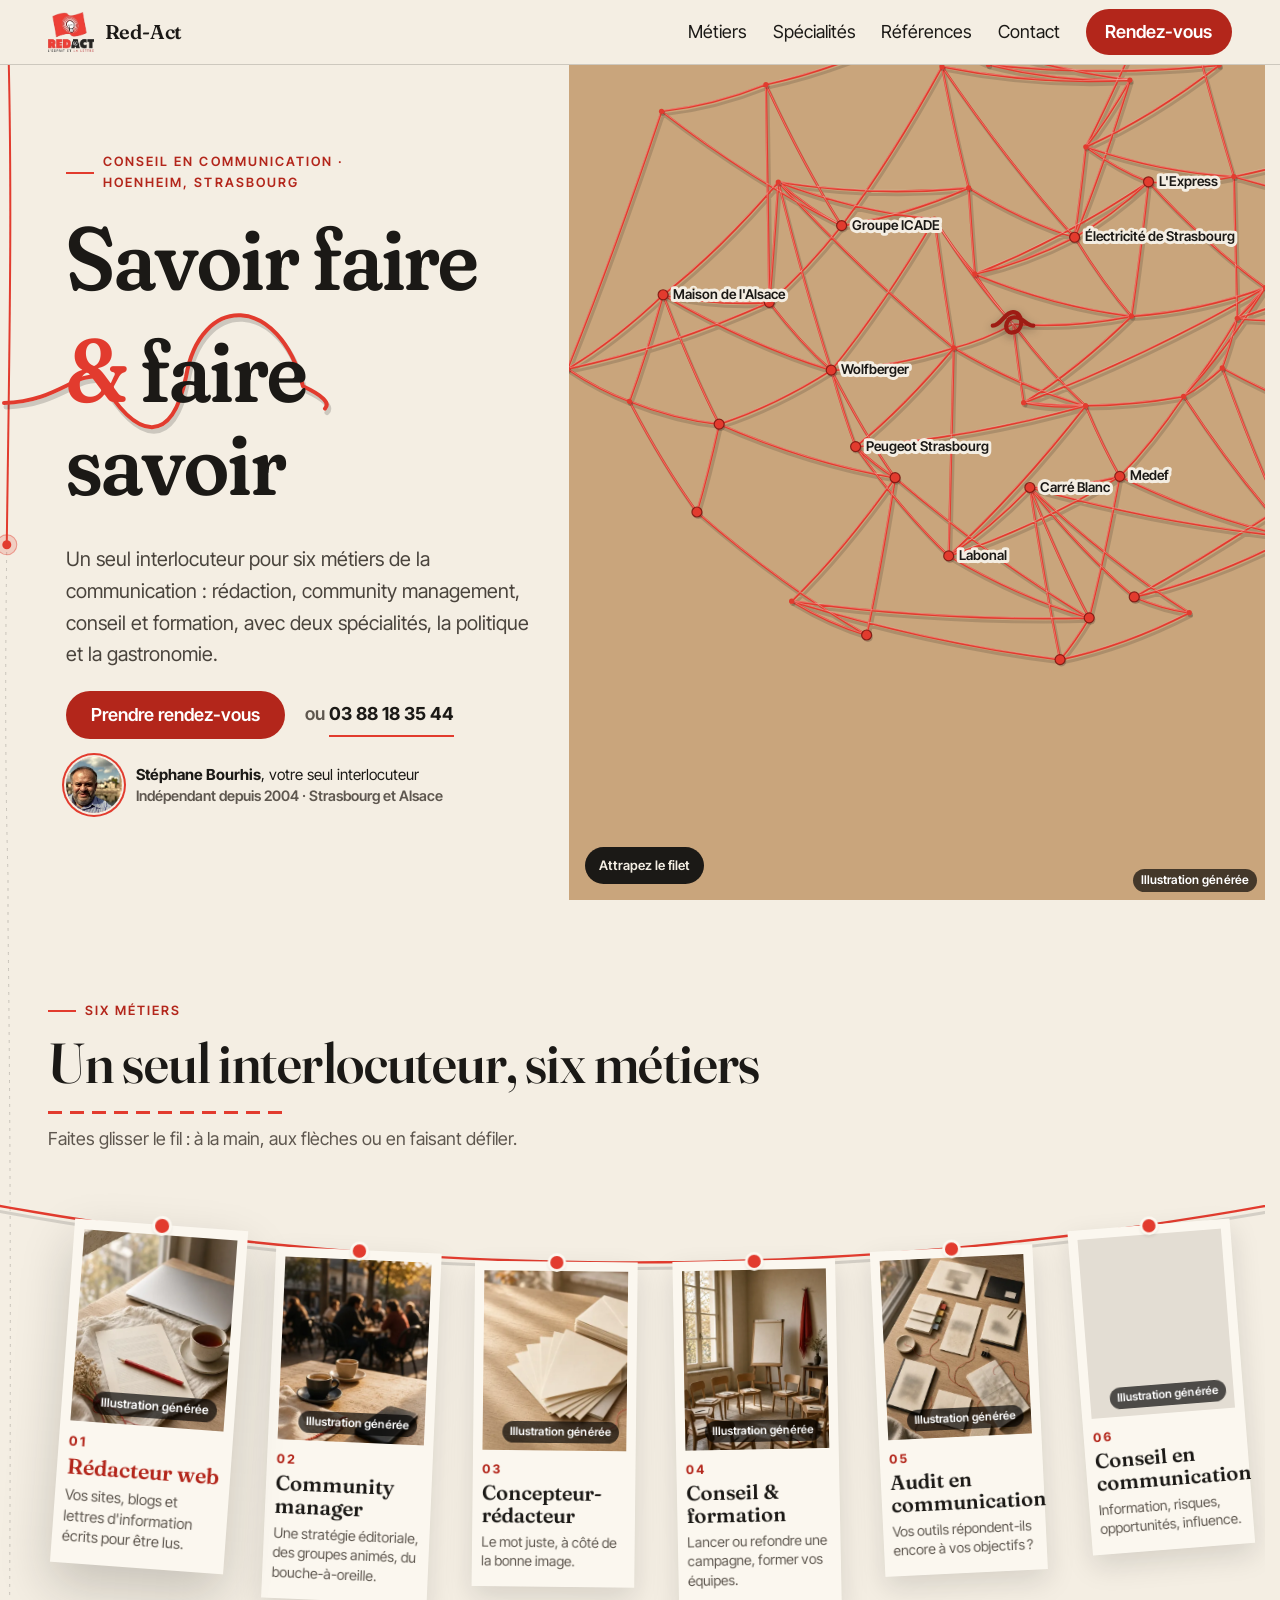
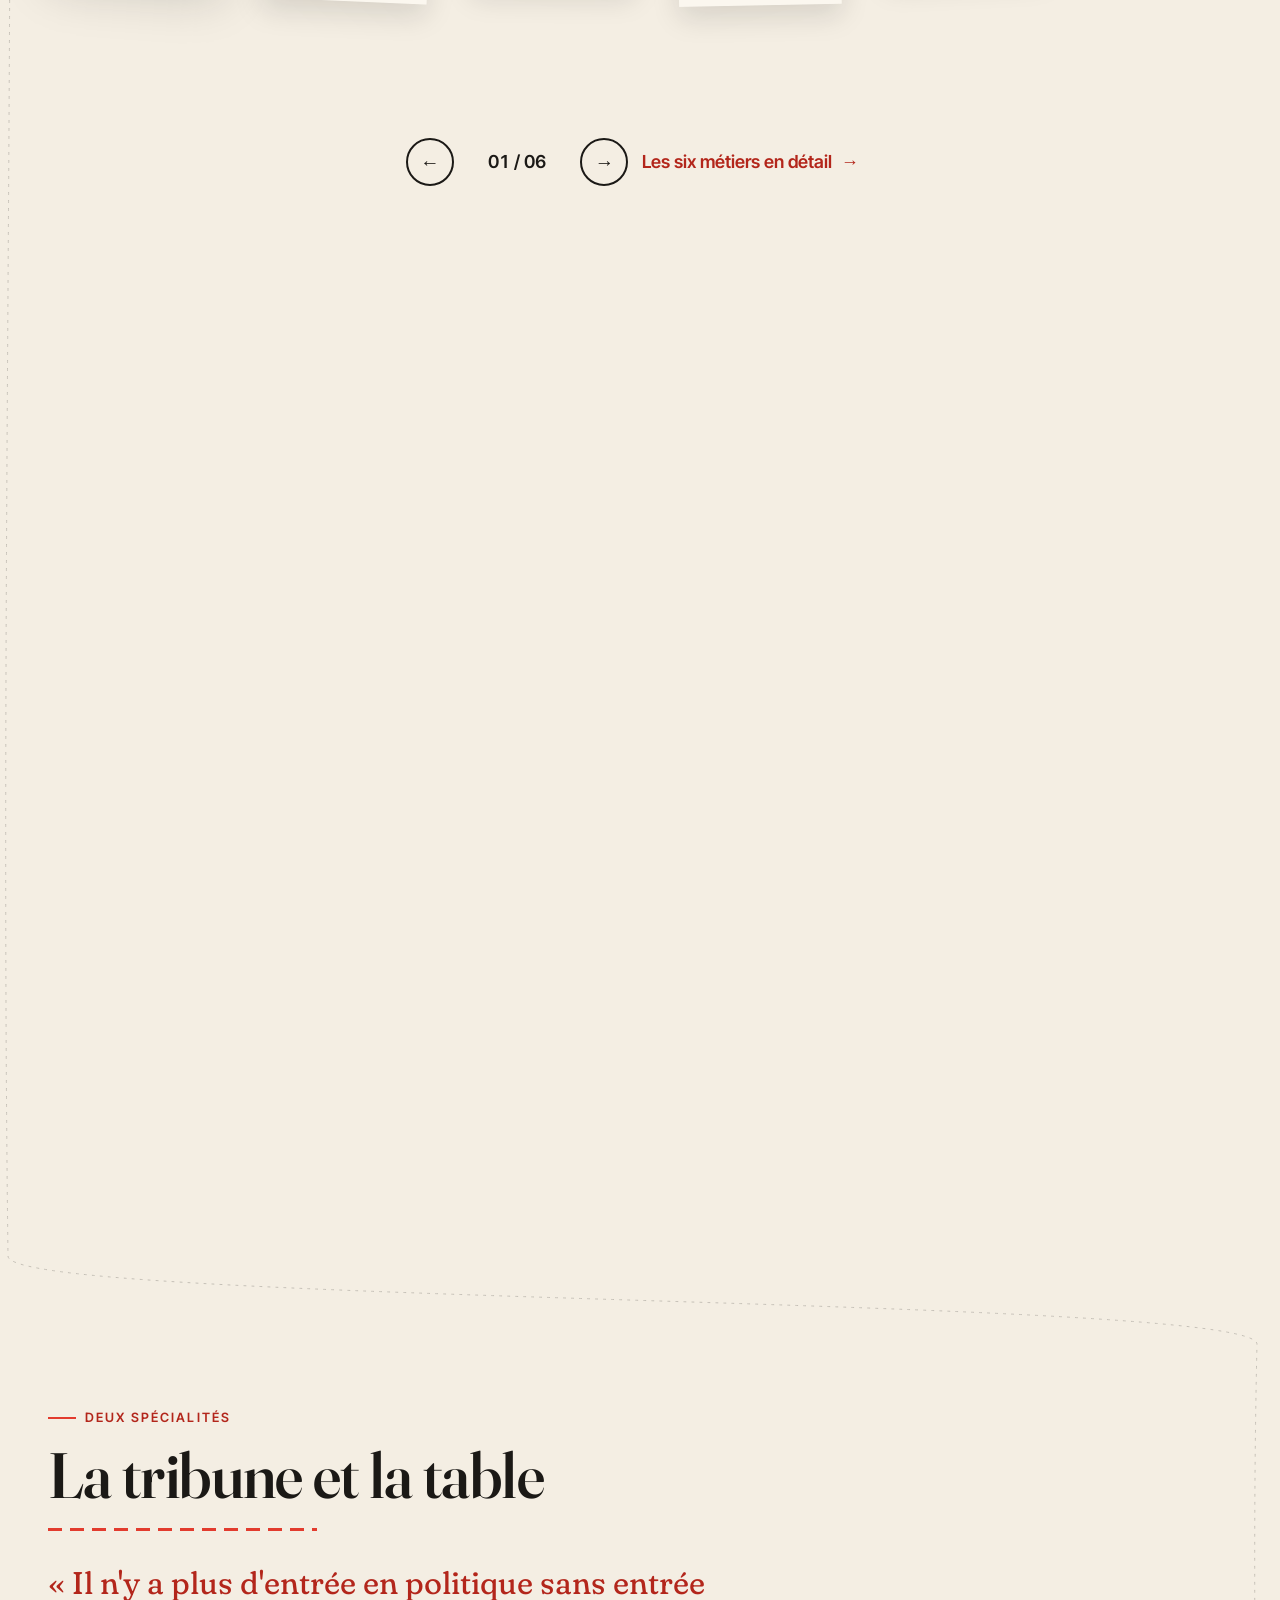
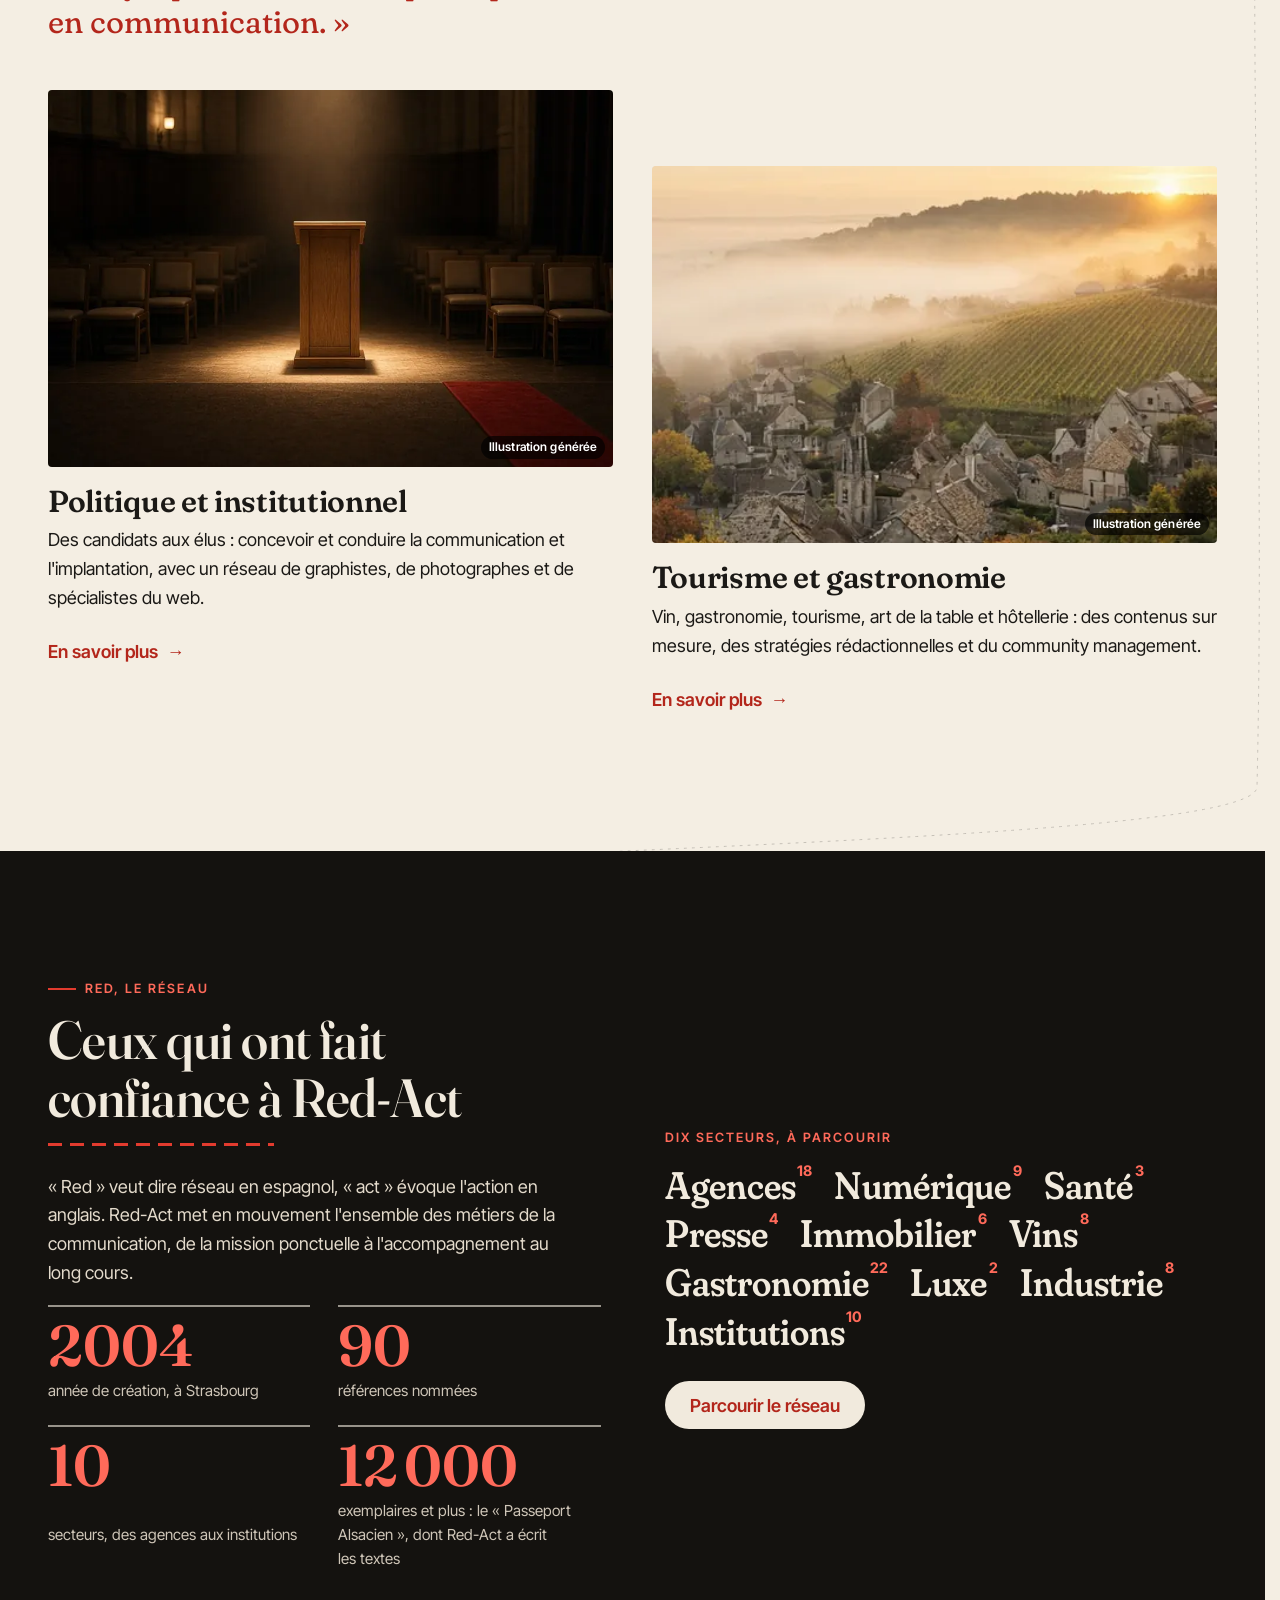
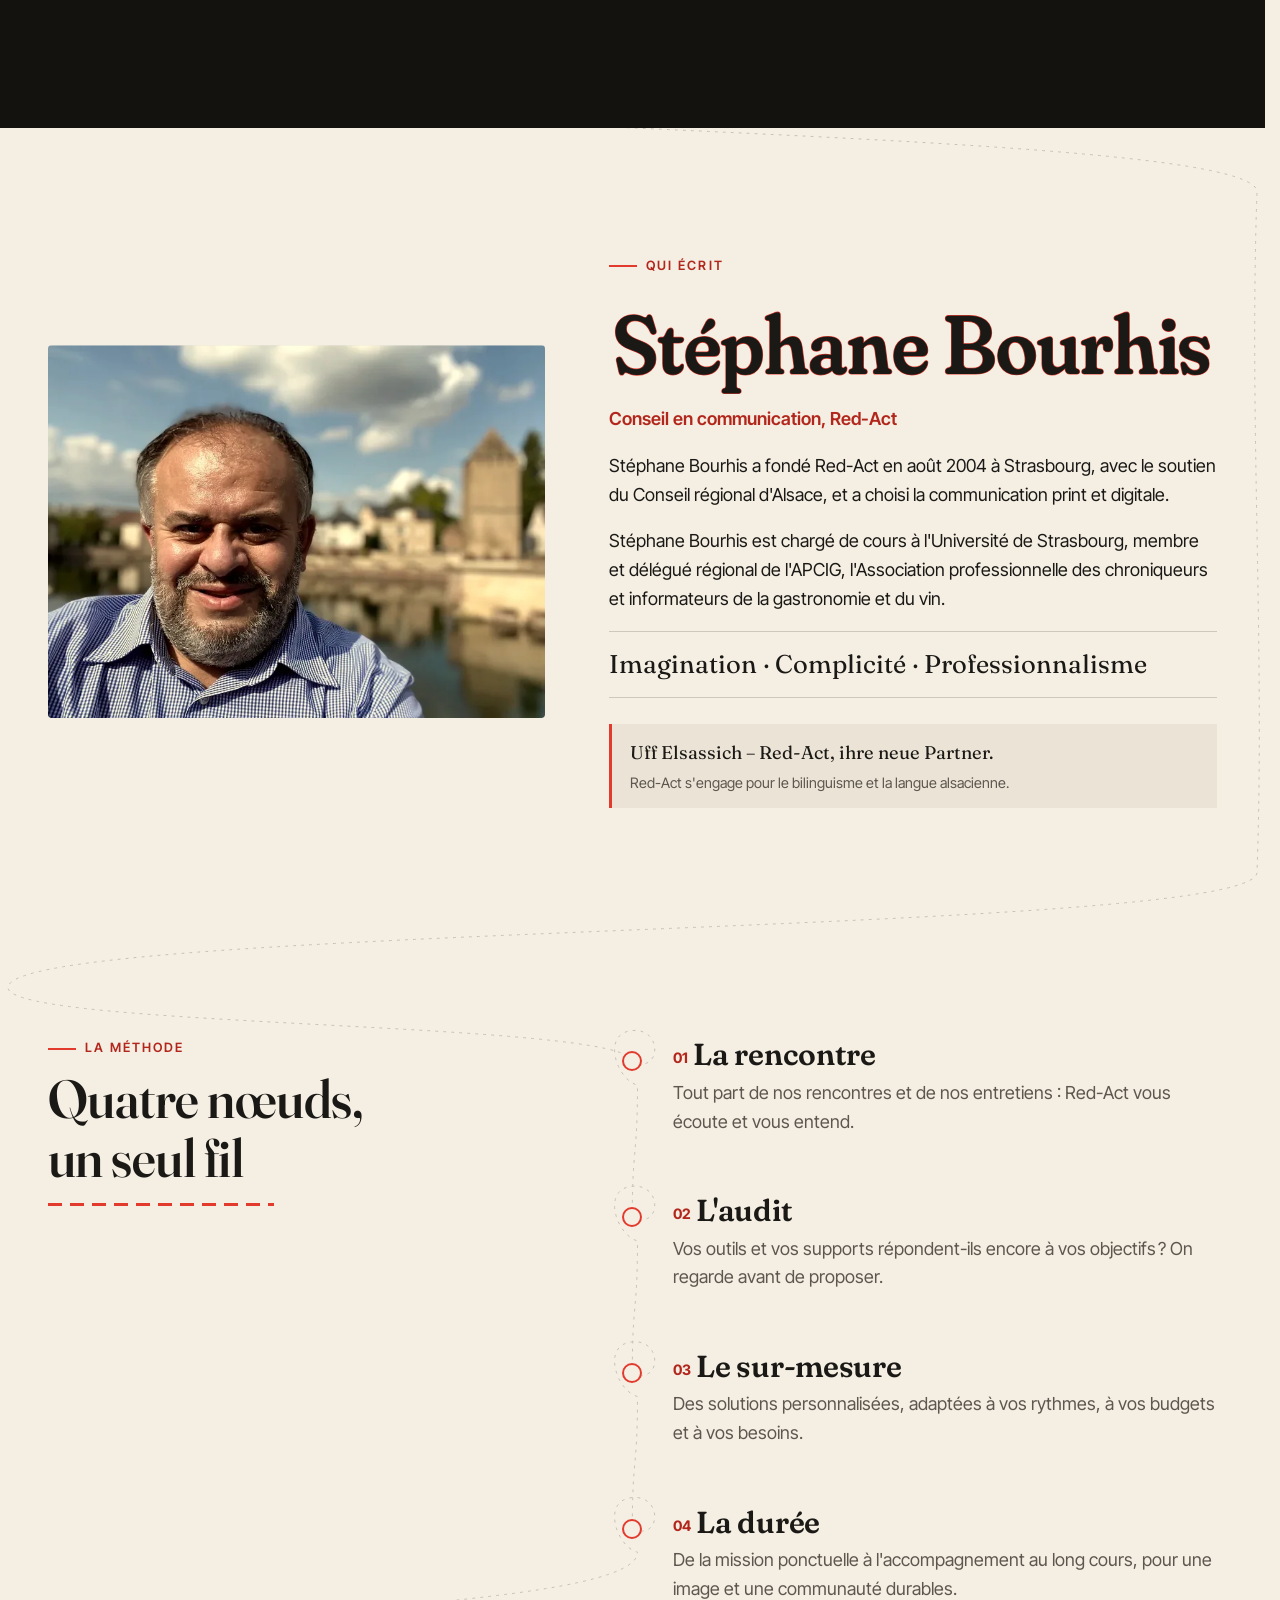
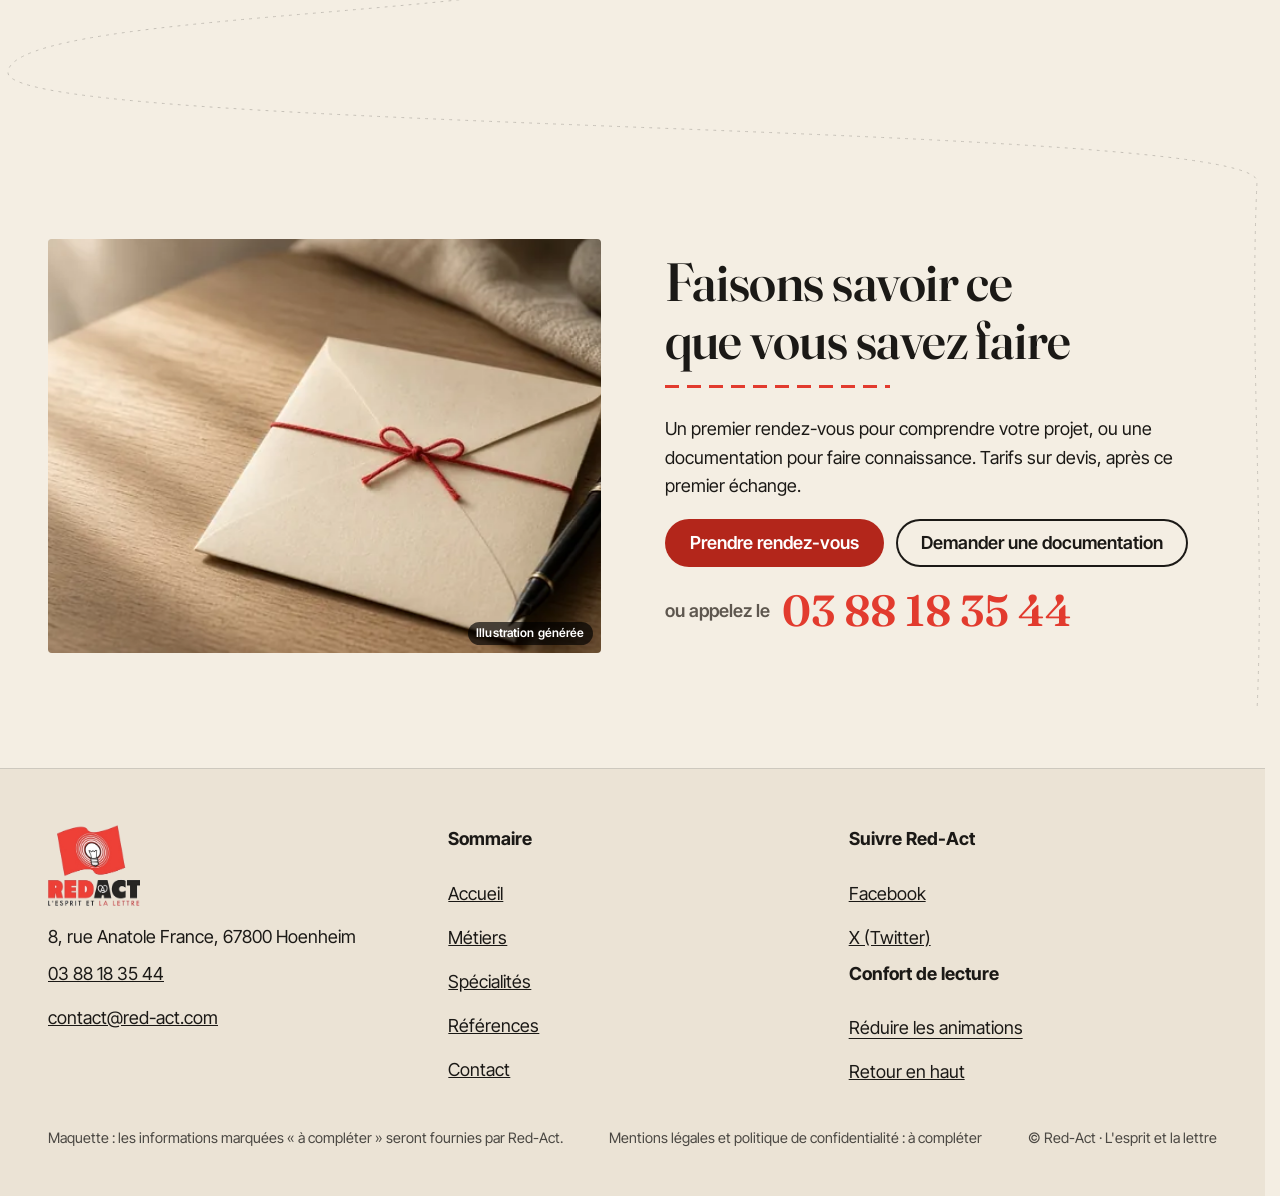
<file: index.html>
<!doctype html>
<html lang="fr" data-v="6" data-curseur>
<head>
<meta charset="utf-8">
<meta name="viewport" content="width=device-width, initial-scale=1, viewport-fit=cover">
<title>Red-Act : conseil en communication, rédaction et community management à Strasbourg</title>
<meta name="description" content="Red-Act, conseil en communication indépendant fondé à Strasbourg en 2004 : rédaction, community management, conseil et formation, à Strasbourg et en Alsace.">
<meta name="robots" content="noindex, nofollow">
<link rel="canonical" href="https://red-act-maquette.vercel.app/">
<style>:root{--fond:#F4EEE3;--texte:#1B1916;--voile-fond:#1B1916;--ouverture-fond:#F4EEE3;--menu-fond:#1B1916}:root { --entete-h: 72px; --barres-h: 0px; } html { background: var(--fond); color: var(--texte); scrollbar-gutter: stable; } body { margin: 0; background: var(--fond); } html.js:not(.calme):not(.secours):not([data-arrivee="retour"]) [data-anime] { opacity: 0; } html.js:not(.calme):not(.secours):not([data-arrivee="retour"]) [data-anime].vu { opacity: 1; } [data-voile] { position: fixed; inset: 0; z-index: 900; background: var(--voile-fond); transform: translateY(100%); visibility: hidden; pointer-events: none; } html[data-arrivee="voile"]:not(.voile-leve):not(.calme):not(.secours) [data-voile] { transform: none; visibility: visible; } html.calme [data-voile], html.secours [data-voile] { visibility: hidden !important; } .ouverture-panneau { position: fixed; inset: 0; z-index: 850; display: none; place-content: center; justify-items: center; background: var(--ouverture-fond, var(--voile-fond)); color: var(--fond); text-align: center; } html.js[data-arrivee="intro"]:not(.calme):not(.secours):not(.intro-finie) .ouverture-panneau { display: grid; } html.defilement-bloque, html.defilement-bloque body, html.js[data-arrivee="intro"]:not(.calme):not(.secours):not(.intro-finie), html.js[data-arrivee="intro"]:not(.calme):not(.secours):not(.intro-finie) body, html[data-arrivee="voile"]:not(.voile-leve):not(.calme):not(.secours), html[data-arrivee="voile"]:not(.voile-leve):not(.calme):not(.secours) body { overflow: hidden; } html.js[data-arrivee="intro"]:not(.calme):not(.secours):not(.intro-finie) { background-color: var(--ouverture-fond, var(--voile-fond)); } html[data-arrivee="voile"]:not(.voile-leve):not(.calme):not(.secours) { background-color: var(--voile-fond); }</style>
<script>(function () {
var d = document.documentElement, ss = null, ls = null;
try { ss = window.sessionStorage; ls = window.localStorage; } catch (e) {}
d.classList.add('js');
var calme = false;
try { calme = !!ls && ls.getItem('socle:calme') === 'oui'; } catch (e) {}
if (!calme && window.matchMedia && matchMedia('(prefers-reduced-motion: reduce)').matches) calme = true;
if (calme) d.classList.add('calme');
var nav = performance.getEntriesByType ? performance.getEntriesByType('navigation')[0] : null;
var type = nav ? nav.type : 'navigate';
var depart = null;
try { depart = JSON.parse(ss.getItem('socle:depart') || 'null'); ss.removeItem('socle:depart'); } catch (e) {}
if (depart && !(Date.now() - depart.t < 15000)) depart = null;
var retourSection = false;
try { retourSection = !!ss.getItem('socle:calme-retour'); } catch (e) {}
var mode = type === 'back_forward' || retourSection ? 'retour' : type === 'reload' ? 'intro' : depart ? 'voile' : 'intro';
d.setAttribute('data-arrivee', mode);
if (mode === 'voile' && depart.couleur) d.style.setProperty('--voile-fond', depart.couleur);
if (type === 'reload' && 'scrollRestoration' in history) {
if (!retourSection) history.scrollRestoration = 'manual';
}
try {
var choisie = ls && ls.getItem('socle:langue');
var langue = (d.lang || '').slice(0, 2);
if (choisie && choisie !== langue && type === 'navigate' && !depart) {
var alt = document.querySelector('link[rel="alternate"][hreflang="' + choisie + '"]');
if (alt) location.replace(new URL(alt.href).pathname + location.search + location.hash);
}
} catch (e) {}
setTimeout(function () { if (!d.classList.contains('demarre')) d.classList.add('secours'); }, 2000);
})();</script>
<link rel="preload" href="/assets/polices/fraunces.woff2" as="font" type="font/woff2" crossorigin>
<link rel="preload" href="/assets/polices/inter-tight.woff2" as="font" type="font/woff2" crossorigin>
<link rel="stylesheet" href="/assets/css/socle.css?v=6">
<link rel="stylesheet" href="/assets/css/site.css?v=6">
<link rel="modulepreload" href="/assets/js/site.js?v=6">
<link rel="modulepreload" href="/assets/js/socle/index.js?v=6">
<script src="/assets/vendor/gsap.min.js" defer></script>
<script src="/assets/vendor/ScrollTrigger.min.js" defer></script>
<script src="/assets/vendor/SplitText.min.js" defer></script>
<script type="module" src="/assets/js/site.js?v=6"></script>
<meta name="theme-color" content="#F4EEE3">
<link rel="icon" href="/assets/images/favicon-32.png" sizes="32x32" type="image/png">
<link rel="icon" href="/assets/images/favicon-192.png" sizes="192x192" type="image/png">
<link rel="apple-touch-icon" href="/assets/images/apple-touch-icon.png">
<meta property="og:type" content="website">
<meta property="og:site_name" content="Red-Act">
<meta property="og:locale" content="fr_FR">
<meta property="og:title" content="Red-Act : conseil en communication, rédaction et community management à Strasbourg">
<meta property="og:description" content="Red-Act, conseil en communication indépendant fondé à Strasbourg en 2004 : rédaction, community management, conseil et formation, à Strasbourg et en Alsace.">
<meta property="og:url" content="https://red-act-maquette.vercel.app/">
<meta property="og:image" content="https://red-act-maquette.vercel.app/assets/partage/accueil-fr.jpg">
<meta property="og:image:width" content="1200">
<meta property="og:image:height" content="630">
<meta property="og:image:alt" content="Red-Act, savoir faire et faire savoir : bureau de rédacteur et bobine de fil rouge">
<meta name="twitter:card" content="summary_large_image">
<script type="application/ld+json">{"@context":"https://schema.org","@type":"ProfessionalService","name":"Red-Act","slogan":"L'esprit et la lettre","description":"Conseil en communication, rédaction et community management à Strasbourg, en Alsace et dans le Grand-Est, depuis 2004.","url":"https://red-act-maquette.vercel.app/","telephone":"+33388183544","email":"contact@red-act.com","foundingDate":"2004-08","founder":{"@type":"Person","name":"Stéphane Bourhis","jobTitle":"Conseil en communication"},"address":{"@type":"PostalAddress","streetAddress":"8, rue Anatole France","postalCode":"67800","addressLocality":"Hoenheim","addressCountry":"FR"},"areaServed":["Strasbourg","Alsace","Grand-Est"],"sameAs":["https://www.facebook.com/RedActalsace","https://twitter.com/red_act"]}</script>
</head>
<body id="haut">
<div data-voile data-forme="trame" aria-hidden="true"><div class="voile-contenu"><svg class="voile-noeud" viewBox="0 0 64 64" width="56" height="56" aria-hidden="true"><use href="#noeud"/></svg><span data-voile-libelle>Accueil</span></div></div>
<svg width="0" height="0" style="position:absolute" aria-hidden="true"><defs><symbol id="noeud" viewBox="0 0 64 64"><path d="M8 34 C 18 34 22 18 32 18 C 44 18 46 40 32 42 C 20 44 22 24 34 24 C 44 24 48 34 56 34" fill="none" stroke="currentColor" stroke-width="5" stroke-linecap="round"/></symbol></defs></svg>
<div class="ouverture-panneau" data-ouverture aria-hidden="true">
  <div class="intro-scene">
  <svg class="intro-mot" viewBox="0 0 640 200" width="640" height="200">
    <path class="intro-fil-entree" d="M-20 150 C 40 150 60 140 80 128" fill="none"/>
    <text class="intro-red" x="78" y="140">Red</text>
    <text class="intro-act" x="372" y="140">Act</text>
  </svg>
  <span class="intro-noeud" data-ouverture-objet><svg viewBox="0 0 64 64" width="64" height="64"><use href="#noeud"/></svg></span>
  </div>
  <p class="ouverture-ligne">Savoir faire &amp; faire savoir</p>
</div>
<a class="evitement" href="#contenu">Aller au contenu</a>
<header data-entete>
  <div class="entete-rangee">
    <a class="entete-logo" href="/" data-libelle="Accueil" aria-current="page">
      <img src="/assets/images/logo.png" alt="" width="46" height="40"><span>Red-Act</span>
    </a>
    <nav data-nav aria-label="Navigation principale">
      <ul><li><a href="/metiers" data-libelle="Métiers">Métiers</a></li><li><a href="/specialites" data-libelle="Spécialités">Spécialités</a></li><li><a href="/references" data-libelle="Références">Références</a></li><li><a href="/contact" data-libelle="Contact">Contact</a></li></ul>
    </nav>
    <div class="entete-actions">
      <a class="bouton" href="/contact#rendez-vous" data-libelle="Contact">Rendez-vous</a>
      <button type="button" data-menu-bouton aria-controls="menu" aria-expanded="false" data-libelle-ouvrir="Menu" data-libelle-fermer="Fermer"><span data-libelle-bouton>Menu</span></button>
      <a class="menu-sansjs" href="#menu" data-menu-lien>Menu</a>
    </div>
  </div>
</header>
<script>/* Avant le premier affichage : rangées de la navigation (même règle que ajusterNav dans assets/js/socle/entete.js)
   et hauteur réelle de l'en-tête, pour que rien ne saute quand le JavaScript du site prend la main. */
(function () {
  var h = document.documentElement, u = document.querySelector('[data-nav] ul'), e = document.querySelector('[data-entete]');
  if (u) {
    var deborde = function () { return u.scrollWidth > u.clientWidth + 1; }, c = deborde();
    if (c && window.matchMedia('(min-width: 900px)').matches) {
      h.classList.add('nav-deux-rangees'); c = deborde();
      if (c) { h.classList.add('nav-deux-lignes'); var a = u.querySelector('a'); c = !a || u.getBoundingClientRect().height > a.getBoundingClientRect().height * 2.5; }
      if (c) h.classList.remove('nav-deux-rangees', 'nav-deux-lignes');
    }
    if (c) h.classList.add('nav-compacte');
  }
  if (e) h.style.setProperty('--entete-h', Math.round(e.getBoundingClientRect().height) + 'px');
})();</script>
<span id="menu-ferme" aria-hidden="true"></span>
<div id="menu" data-menu role="dialog" aria-modal="true" aria-label="Menu">
  <p class="menu-sansjs-fermer"><a href="#menu-ferme">Fermer</a></p>
  <ul><li style="--i:0"><a href="/" class="menu-lien" data-libelle="Accueil" aria-current="page">Accueil</a></li><li style="--i:1"><a href="/metiers" class="menu-lien" data-libelle="Métiers">Métiers</a></li><li style="--i:2"><a href="/specialites" class="menu-lien" data-libelle="Spécialités">Spécialités</a></li><li style="--i:3"><a href="/references" class="menu-lien" data-libelle="Références">Références</a></li><li style="--i:4"><a href="/contact" class="menu-lien" data-libelle="Contact">Contact</a></li></ul>
  <p><a class="bouton" href="tel:+33388183544">Appeler 03 88 18 35 44</a></p>
  <p class="menu-adresse">8, rue Anatole France, 67800 Hoenheim<br><a href="mailto:contact@red-act.com">contact@red-act.com</a></p>
  <p><button type="button" class="lien" data-calme-bascule data-libelle-reduire="Réduire les animations" data-libelle-retablir="Rétablir les animations" data-libelle-systeme="Animations réduites par le réglage de votre appareil"><span data-libelle-bouton>Réduire les animations</span></button></p>
</div>
<main id="contenu" tabindex="-1">
<div class="fil-racine" data-grille="fil">
<section class="hero" id="debut" data-fil="gauche">
  <div class="hero-texte">
    <p class="surtitre tete-suite" data-anime="gsap">Conseil en communication · Hoenheim, Strasbourg</p>
    <h1 class="hero-titre titre-souple" data-axe data-chiasme><span class="ligne-masque"><span class="hero-ligne" data-anime="gsap">Savoir faire</span></span><span class="ligne-masque"><span class="hero-ligne hero-ligne--chiasme" data-anime="gsap"><span class="chi-et">&amp;</span> <span class="chi-mot" data-chi="a">faire</span> <span class="chi-mot" data-chi="b">savoir</span></span></span></h1>
    <svg class="chiasme-fil" aria-hidden="true" data-effet="chiasme" data-superpose data-audit-ignorer><path class="chiasme-fil-ombre" d="M0 0"/><path class="chiasme-fil-trait" d="M0 0"/></svg>
    <p class="hero-intro tete-suite masque-ecran-tres-bas" data-anime="gsap">Un seul interlocuteur pour six métiers de la communication : rédaction, community management, conseil et formation, avec deux spécialités, la politique et la gastronomie.</p>
    <p class="hero-actions tete-suite" data-anime="gsap">
      <a href="/contact#rendez-vous" class="bouton" data-libelle="Contact" data-action-principale data-survol="magnetique">Prendre rendez-vous</a>
      <span class="hero-tel">ou <a href="tel:+33388183544">03 88 18 35 44</a></span>
    </p>
    <p class="hero-signature tete-suite" data-anime="gsap">
      <span class="hero-medaillon" aria-hidden="true"><img src="/assets/images/stephane-bourhis-480.webp" alt="" width="480" height="360" loading="eager" decoding="async"></span>
      <span><strong>Stéphane Bourhis</strong>, votre seul interlocuteur<br><span class="hero-info" data-info-cle>Indépendant depuis 2004 · Strasbourg et Alsace</span></span>
    </p>
  </div>
  <div class="hero-scene" data-grille="manipuler">
    <figure class="media hero-media" data-grok style="--cadrage:62% 40%;--cadrage-mobile:50% 96%">
  <picture><source media="(max-width: 760px) and (orientation: portrait)" srcset="/assets/images/grok/accueil-ouverture-mobile-480.webp 480w, /assets/images/grok/accueil-ouverture-mobile-657.webp 657w" sizes="(max-width: 760px) 100vw, 58vw">
    <img src="/assets/images/grok/accueil-ouverture-1168.webp" srcset="/assets/images/grok/accueil-ouverture-640.webp 640w, /assets/images/grok/accueil-ouverture-960.webp 960w, /assets/images/grok/accueil-ouverture-1168.webp 1168w" sizes="(max-width: 760px) 100vw, 58vw" alt="Bureau de rédacteur vu de haut : carnet ouvert, stylo, bobine de fil rouge" width="1168" height="784" fetchpriority="high" loading="eager" decoding="async">
  </picture><figcaption class="mention-ia">Illustration générée</figcaption>
</figure>
    <canvas class="filet" data-effet="filet" data-souris data-filet="Wolfberger~vins|Électricité de Strasbourg~institutions|L&#39;Express~presse|Medef~institutions|Labonal~industrie|Peugeot Strasbourg~industrie|Maison de l&#39;Alsace~institutions|Brasserie Météor~vins|Groupe ICADE~immobilier|Carré Blanc~industrie|Made in Alsace~presse|Coop Alsace~industrie|Château de Pommard~vins|Diatem~numerique|ACTWEB~agences|Lucien Doriath~gastronomie|Heuft France~industrie|Dermovitalia~sante|Klipfel~vins|Adira~institutions" role="img" aria-label="Filet des références de Red-Act, à tirer à la main : Wolfberger, Électricité de Strasbourg, L&#39;Express, Medef, Labonal, Peugeot Strasbourg, Maison de l&#39;Alsace, Brasserie Météor…" data-audit-ignorer></canvas>
    <span class="filet-noeud" data-iris-centre="disque" aria-hidden="true"><svg viewBox="0 0 64 64" width="44" height="44"><use href="#noeud"/></svg></span>
    <p class="filet-consigne" aria-hidden="true"><span class="sur-souris">Attrapez le filet</span><span class="sur-tactile">Touchez et tirez le filet</span></p>
  </div>
</section>
<section class="epreuves" id="metiers" data-scene data-fil="gauche">
  <div class="epreuves-collant" data-collant>
    <div class="conteneur epreuves-tete">
      <p class="surtitre">Six métiers</p>
      <h2 class="titre-souple" data-axe data-anime="lignes">Un seul interlocuteur, six métiers</h2>
      <p class="epreuves-consigne masque-ecran-bas">Faites glisser le fil : à la main, aux flèches ou en faisant défiler.</p>
    </div>
    <div class="epreuves-scene" role="region" aria-roledescription="carrousel" aria-label="Les six métiers, suspendus à un fil">
      <svg class="epreuves-fil" aria-hidden="true" data-audit-ignorer><path class="epreuves-fil-ombre" d="M0 0"/><path class="epreuves-fil-trait" d="M0 0"/></svg>
      <ul class="epreuves-liste" data-epreuves data-effet="epreuves-fil">
        <li class="epreuve" style="--i:0" data-epreuve>
          <span class="epreuve-pince" aria-hidden="true"></span>
          <a href="/metiers#redacteur-web" data-libelle="Métiers">
            <figure class="media epreuve-media" data-grok style="--cadrage:50% 50%">
  <picture>
    <img src="/assets/images/grok/metier-redacteur-web-784.webp" srcset="/assets/images/grok/metier-redacteur-web-480.webp 480w, /assets/images/grok/metier-redacteur-web-784.webp 784w" sizes="(max-width: 760px) 46vw, 220px" alt="" width="784" height="1168" loading="lazy" decoding="async">
  </picture><figcaption class="mention-ia">Illustration générée</figcaption>
</figure>
            <span class="epreuve-num" aria-hidden="true">01</span>
            <strong class="epreuve-nom">Rédacteur web</strong>
            <span class="epreuve-court">Vos sites, blogs et lettres d&#39;information écrits pour être lus.</span>
          </a>
        </li><li class="epreuve" style="--i:1" data-epreuve>
          <span class="epreuve-pince" aria-hidden="true"></span>
          <a href="/metiers#community-manager" data-libelle="Métiers">
            <figure class="media epreuve-media" data-grok style="--cadrage:50% 50%">
  <picture>
    <img src="/assets/images/grok/metier-community-manager-784.webp" srcset="/assets/images/grok/metier-community-manager-480.webp 480w, /assets/images/grok/metier-community-manager-784.webp 784w" sizes="(max-width: 760px) 46vw, 220px" alt="" width="784" height="1168" loading="lazy" decoding="async">
  </picture><figcaption class="mention-ia">Illustration générée</figcaption>
</figure>
            <span class="epreuve-num" aria-hidden="true">02</span>
            <strong class="epreuve-nom">Community manager</strong>
            <span class="epreuve-court">Une stratégie éditoriale, des groupes animés, du bouche-à-oreille.</span>
          </a>
        </li><li class="epreuve" style="--i:2" data-epreuve>
          <span class="epreuve-pince" aria-hidden="true"></span>
          <a href="/metiers#concepteur-redacteur" data-libelle="Métiers">
            <figure class="media epreuve-media" data-grok style="--cadrage:50% 50%">
  <picture>
    <img src="/assets/images/grok/metiers-print-digital-1168.webp" srcset="/assets/images/grok/metiers-print-digital-640.webp 640w, /assets/images/grok/metiers-print-digital-960.webp 960w, /assets/images/grok/metiers-print-digital-1168.webp 1168w" sizes="(max-width: 760px) 46vw, 220px" alt="" width="1168" height="784" loading="lazy" decoding="async">
  </picture><figcaption class="mention-ia">Illustration générée</figcaption>
</figure>
            <span class="epreuve-num" aria-hidden="true">03</span>
            <strong class="epreuve-nom">Concepteur-rédacteur</strong>
            <span class="epreuve-court">Le mot juste, à côté de la bonne image.</span>
          </a>
        </li><li class="epreuve" style="--i:3" data-epreuve>
          <span class="epreuve-pince" aria-hidden="true"></span>
          <a href="/metiers#conseil-formation" data-libelle="Métiers">
            <figure class="media epreuve-media" data-grok style="--cadrage:50% 50%">
  <picture>
    <img src="/assets/images/grok/metier-conseil-formation-784.webp" srcset="/assets/images/grok/metier-conseil-formation-480.webp 480w, /assets/images/grok/metier-conseil-formation-784.webp 784w" sizes="(max-width: 760px) 46vw, 220px" alt="" width="784" height="1168" loading="lazy" decoding="async">
  </picture><figcaption class="mention-ia">Illustration générée</figcaption>
</figure>
            <span class="epreuve-num" aria-hidden="true">04</span>
            <strong class="epreuve-nom">Conseil &amp; formation</strong>
            <span class="epreuve-court">Lancer ou refondre une campagne, former vos équipes.</span>
          </a>
        </li><li class="epreuve" style="--i:4" data-epreuve>
          <span class="epreuve-pince" aria-hidden="true"></span>
          <a href="/metiers#audit" data-libelle="Métiers">
            <figure class="media epreuve-media" data-grok style="--cadrage:50% 50%">
  <picture>
    <img src="/assets/images/grok/metier-audit-784.webp" srcset="/assets/images/grok/metier-audit-480.webp 480w, /assets/images/grok/metier-audit-784.webp 784w" sizes="(max-width: 760px) 46vw, 220px" alt="" width="784" height="1168" loading="lazy" decoding="async">
  </picture><figcaption class="mention-ia">Illustration générée</figcaption>
</figure>
            <span class="epreuve-num" aria-hidden="true">05</span>
            <strong class="epreuve-nom">Audit en communication</strong>
            <span class="epreuve-court">Vos outils répondent-ils encore à vos objectifs ?</span>
          </a>
        </li><li class="epreuve" style="--i:5" data-epreuve>
          <span class="epreuve-pince" aria-hidden="true"></span>
          <a href="/metiers#conseil-communication" data-libelle="Métiers">
            <figure class="media epreuve-media" data-grok style="--cadrage:50% 50%">
  <picture>
    <img src="/assets/images/grok/metier-conseil-communication-784.webp" srcset="/assets/images/grok/metier-conseil-communication-480.webp 480w, /assets/images/grok/metier-conseil-communication-784.webp 784w" sizes="(max-width: 760px) 46vw, 220px" alt="" width="784" height="1168" loading="lazy" decoding="async">
  </picture><figcaption class="mention-ia">Illustration générée</figcaption>
</figure>
            <span class="epreuve-num" aria-hidden="true">06</span>
            <strong class="epreuve-nom">Conseil en communication</strong>
            <span class="epreuve-court">Information, risques, opportunités, influence.</span>
          </a>
        </li>
      </ul>
    </div>
    <div class="epreuves-commandes">
      <button type="button" class="rond" data-epreuves-prec aria-label="Métier précédent"><span aria-hidden="true">←</span></button>
      <span class="epreuves-etat" data-epreuves-etat aria-live="polite">01 / 06</span>
      <button type="button" class="rond" data-epreuves-suiv aria-label="Métier suivant"><span aria-hidden="true">→</span></button>
      <a href="/metiers" class="lien-fleche" data-libelle="Métiers">Les six métiers en détail</a>
    </div>
  </div>
</section>
<section class="specialites conteneur" id="specialites" data-fil="droite">
  <div class="specialites-tete">
    <p class="surtitre" data-anime>Deux spécialités</p>
    <h2 class="titre-souple" data-axe data-anime="lignes">La tribune et la table</h2>
    <blockquote class="citation" data-anime><p>« Il n&#39;y a plus d&#39;entrée en politique sans entrée en communication. »</p></blockquote>
  </div>
  <div class="specialites-grille">
    <article class="spe spe--politique">
      <figure class="media spe-media" data-grok data-fx="vitesse" data-fx-force="4" style="--cadrage:50% 42%">
  <picture>
    <img src="/assets/images/grok/specialites-ouverture-politique-784.webp" srcset="/assets/images/grok/specialites-ouverture-politique-480.webp 480w, /assets/images/grok/specialites-ouverture-politique-784.webp 784w" sizes="(max-width: 760px) 100vw, 48vw" alt="Pupitre éclairé dans une salle de réunion publique" width="784" height="1168" loading="lazy" decoding="async">
  </picture><figcaption class="mention-ia">Illustration générée</figcaption>
</figure>
      <h3>Politique et institutionnel</h3>
      <p>Des candidats aux élus : concevoir et conduire la communication et l&#39;implantation, avec un réseau de graphistes, de photographes et de spécialistes du web.</p>
      <a href="/specialites#politique" class="lien-fleche" data-libelle="Spécialités">En savoir plus</a>
    </article>
    <article class="spe spe--tourisme">
      <figure class="media spe-media" data-grok data-fx="vitesse" data-fx-force="4" style="--cadrage:50% 60%">
  <picture><source media="(max-width: 760px) and (orientation: portrait)" srcset="/assets/images/grok/accueil-alsace-mobile-480.webp 480w, /assets/images/grok/accueil-alsace-mobile-657.webp 657w" sizes="(max-width: 760px) 100vw, 48vw">
    <img src="/assets/images/grok/accueil-alsace-1168.webp" srcset="/assets/images/grok/accueil-alsace-640.webp 640w, /assets/images/grok/accueil-alsace-960.webp 960w, /assets/images/grok/accueil-alsace-1168.webp 1168w" sizes="(max-width: 760px) 100vw, 48vw" alt="Village alsacien dans les vignes au lever du soleil" width="1168" height="784" loading="lazy" decoding="async">
  </picture><figcaption class="mention-ia">Illustration générée</figcaption>
</figure>
      <h3>Tourisme et gastronomie</h3>
      <p>Vin, gastronomie, tourisme, art de la table et hôtellerie : des contenus sur mesure, des stratégies rédactionnelles et du community management.</p>
      <a href="/specialites#tourisme" class="lien-fleche" data-libelle="Spécialités">En savoir plus</a>
    </article>
  </div>
</section>
<section class="reseau" id="reseau" data-fil="gauche">
  <div class="conteneur reseau-grille">
    <div class="reseau-tete">
      <p class="surtitre" data-anime>Red, le réseau</p>
      <h2 class="titre-souple" data-axe data-anime="lignes">Ceux qui ont fait confiance à Red-Act</h2>
      <p class="reseau-texte" data-anime>« Red » veut dire réseau en espagnol, « act » évoque l&#39;action en anglais. Red-Act met en mouvement l&#39;ensemble des métiers de la communication, de la mission ponctuelle à l&#39;accompagnement au long cours.</p>
      <ul class="chiffres-liste" data-anime="cascade">
        <li><strong class="chiffre">2004</strong> <span>année de création, à Strasbourg</span></li>
        <li><strong class="chiffre">90</strong> <span>références nommées</span></li>
        <li><strong class="chiffre">10</strong> <span>secteurs, des agences aux institutions</span></li>
        <li><strong class="chiffre">12 000</strong> <span>exemplaires et plus : le « Passeport Alsacien », dont Red-Act a écrit les textes</span></li>
      </ul>
    </div>
    <div class="reseau-index" data-visuel>
      <h3 class="reseau-index-titre" data-anime>Dix secteurs, à parcourir</h3>
      <svg class="reseau-fil" viewBox="0 0 600 400" preserveAspectRatio="none" aria-hidden="true" data-fx="trace"><path data-fx-trait d="M-10 40 C 120 10 200 120 320 80 S 520 20 610 110 M -10 200 C 140 160 240 260 360 220 S 520 170 610 250 M -10 340 C 160 300 260 390 380 350 S 540 320 610 380"/></svg>
      <ul class="secteurs-index" data-anime="cascade">
        <li><a href="/references?secteur=agences" aria-label="Voir les références du secteur Agences de communication et agences web">Agences<sup>18</sup></a></li><li><a href="/references?secteur=numerique" aria-label="Voir les références du secteur Entreprises des nouvelles technologies">Numérique<sup>9</sup></a></li><li><a href="/references?secteur=sante" aria-label="Voir les références du secteur Santé et cosmétiques">Santé<sup>3</sup></a></li><li><a href="/references?secteur=presse" aria-label="Voir les références du secteur Magazines et journaux">Presse<sup>4</sup></a></li><li><a href="/references?secteur=immobilier" aria-label="Voir les références du secteur Opérateurs immobiliers">Immobilier<sup>6</sup></a></li><li><a href="/references?secteur=vins" aria-label="Voir les références du secteur Vins et bière">Vins<sup>8</sup></a></li><li><a href="/references?secteur=gastronomie" aria-label="Voir les références du secteur Hôtellerie, restauration et gastronomie">Gastronomie<sup>22</sup></a></li><li><a href="/references?secteur=luxe" aria-label="Voir les références du secteur Luxe et affaires">Luxe<sup>2</sup></a></li><li><a href="/references?secteur=industrie" aria-label="Voir les références du secteur Industrie, commerce et services">Industrie<sup>8</sup></a></li><li><a href="/references?secteur=institutions" aria-label="Voir les références du secteur Institutions et collectivités">Institutions<sup>10</sup></a></li>
      </ul>
      <p><a href="/references" class="bouton bouton--clair" data-libelle="Références" data-survol="magnetique">Parcourir le réseau</a></p>
    </div>
  </div>
</section>
<section class="stephane conteneur" id="stephane" data-fil="droite">
  <figure class="media stephane-media" data-anime="rideau" style="--cadrage:46% 45%">
  <picture>
    <img src="/assets/images/stephane-bourhis-1249.webp" srcset="/assets/images/stephane-bourhis-480.webp 480w, /assets/images/stephane-bourhis-800.webp 800w, /assets/images/stephane-bourhis-1249.webp 1249w" sizes="(max-width: 760px) 100vw, 42vw" alt="Stéphane Bourhis, conseil en communication, devant les Ponts couverts de Strasbourg" width="1249" height="937" loading="lazy" decoding="async">
  </picture>
</figure>
  <div class="stephane-texte">
    <p class="surtitre" data-anime>Qui écrit</p>
    <h2 class="titre-fil" data-titre-fil data-effet="titre-au-fil" data-grille="typo"><span class="visuellement-cache">Stéphane Bourhis</span><svg class="titre-fil-svg" aria-hidden="true" viewBox="0 0 900 140" preserveAspectRatio="xMinYMid meet"><text x="4" y="108">Stéphane Bourhis</text></svg></h2>
    <p class="stephane-role" data-anime>Conseil en communication, Red-Act</p>
    <p data-anime>Stéphane Bourhis a fondé Red-Act en août 2004 à Strasbourg, avec le soutien du Conseil régional d&#39;Alsace, et a choisi la communication print et digitale.</p>
    <p data-anime>Stéphane Bourhis est chargé de cours à l&#39;Université de Strasbourg, membre et délégué régional de l&#39;APCIG, l&#39;Association professionnelle des chroniqueurs et informateurs de la gastronomie et du vin.</p>
    <p class="valeurs" data-anime>Imagination · Complicité · Professionnalisme</p>
    <figure class="alsacien" data-anime>
      <blockquote lang="gsw" data-typo-ignorer><p>Uff Elsassich – Red-Act, ihre neue Partner.</p></blockquote>
      <figcaption>Red-Act s&#39;engage pour le bilinguisme et la langue alsacienne.</figcaption>
    </figure>
  </div>
</section>
<section class="methode" id="methode" data-fil="gauche">
  <div class="conteneur methode-grille">
    <div class="methode-tete">
      <p class="surtitre" data-anime>La méthode</p>
      <h2 class="titre-souple" data-axe data-anime="lignes">Quatre nœuds, un seul fil</h2>
    </div>
    <ol class="etapes" data-anime="cascade" data-visuel>
      <li class="etape">
        <span class="etape-noeud" data-fil-point="0.5 0.5" data-fil-boucle data-fil-sans-perle aria-hidden="true"></span>
        <h3><span class="etape-num">01</span> La rencontre</h3>
        <p>Tout part de nos rencontres et de nos entretiens : Red-Act vous écoute et vous entend.</p>
      </li><li class="etape">
        <span class="etape-noeud" data-fil-point="0.5 0.5" data-fil-boucle data-fil-sans-perle aria-hidden="true"></span>
        <h3><span class="etape-num">02</span> L&#39;audit</h3>
        <p>Vos outils et vos supports répondent-ils encore à vos objectifs ? On regarde avant de proposer.</p>
      </li><li class="etape">
        <span class="etape-noeud" data-fil-point="0.5 0.5" data-fil-boucle data-fil-sans-perle aria-hidden="true"></span>
        <h3><span class="etape-num">03</span> Le sur-mesure</h3>
        <p>Des solutions personnalisées, adaptées à vos rythmes, à vos budgets et à vos besoins.</p>
      </li><li class="etape">
        <span class="etape-noeud" data-fil-point="0.5 0.5" data-fil-boucle data-fil-sans-perle aria-hidden="true"></span>
        <h3><span class="etape-num">04</span> La durée</h3>
        <p>De la mission ponctuelle à l&#39;accompagnement au long cours, pour une image et une communauté durables.</p>
      </li>
    </ol>
  </div>
</section>
<section class="fin conteneur" id="fin" data-fil="droite">
  <figure class="media fin-media" data-grok data-fx="zoom" style="--cadrage:60% 50%">
  <picture>
    <img src="/assets/images/grok/contact-lettre-1168.webp" srcset="/assets/images/grok/contact-lettre-640.webp 640w, /assets/images/grok/contact-lettre-960.webp 960w, /assets/images/grok/contact-lettre-1168.webp 1168w" sizes="(max-width: 760px) 100vw, 45vw" alt="Enveloppe nouée d&#39;un fil rouge" width="1168" height="784" loading="lazy" decoding="async">
  </picture><figcaption class="mention-ia">Illustration générée</figcaption>
</figure>
  <div>
    <h2 class="titre-souple" data-axe data-anime="lignes">Faisons savoir ce que vous savez faire</h2>
    <p data-anime>Un premier rendez-vous pour comprendre votre projet, ou une documentation pour faire connaissance. Tarifs sur devis, après ce premier échange.</p>
    <p class="fin-actions" data-anime>
      <a href="/contact#rendez-vous" class="bouton" data-libelle="Contact" data-survol="magnetique">Prendre rendez-vous</a>
      <a href="/contact?besoin=documentation#rendez-vous" class="bouton bouton--contour" data-libelle="Contact" data-survol="magnetique">Demander une documentation</a>
    </p>
    <p class="fin-appel" data-anime>ou appelez le <a class="numero numero--fin" href="tel:+33388183544">03 88 18 35 44</a></p>
  </div>
</section>
</div>
</main>
<footer class="pied" id="pied">
  <div class="conteneur pied-grille">
    <div>
      <p class="pied-marque"><img src="/assets/images/logo.png" alt="Red-Act, l'esprit et la lettre" width="92" height="80"></p>
      <p>8, rue Anatole France, 67800 Hoenheim<br><a href="tel:+33388183544">03 88 18 35 44</a><br><a href="mailto:contact@red-act.com">contact@red-act.com</a></p>
    </div>
    <nav aria-label="Sommaire">
      <p><strong>Sommaire</strong></p>
      <ul><li><a href="/" data-libelle="Accueil" aria-current="page">Accueil</a></li><li><a href="/metiers" data-libelle="Métiers">Métiers</a></li><li><a href="/specialites" data-libelle="Spécialités">Spécialités</a></li><li><a href="/references" data-libelle="Références">Références</a></li><li><a href="/contact" data-libelle="Contact">Contact</a></li></ul>
    </nav>
    <div>
      <p><strong>Suivre Red-Act</strong></p>
      <ul><li><a href="https://www.facebook.com/RedActalsace" target="_blank" rel="noopener">Facebook<span class="visuellement-cache"> (nouvel onglet)</span></a></li><li><a href="https://twitter.com/red_act" target="_blank" rel="noopener">X (Twitter)<span class="visuellement-cache"> (nouvel onglet)</span></a></li></ul>
      <p><strong>Confort de lecture</strong></p>
      <ul>
        <li><button type="button" class="lien" data-calme-bascule data-libelle-reduire="Réduire les animations" data-libelle-retablir="Rétablir les animations" data-libelle-systeme="Animations réduites par le réglage de votre appareil"><span data-libelle-bouton>Réduire les animations</span></button></li>
        <li><a href="#haut" data-sans-transition>Retour en haut</a></li>
      </ul>
    </div>
  </div>
  <div class="conteneur pied-bas"><p>Maquette : les informations marquées « à compléter » seront fournies par Red-Act.</p><p>Mentions légales et politique de confidentialité : à compléter</p><p>© Red-Act · L&#39;esprit et la lettre</p></div>
</footer>
<div data-barre-fixe>
  <a class="bouton bouton--contour" href="tel:+33388183544">Appeler</a>
  <a class="bouton" href="/contact#rendez-vous" data-libelle="Contact">Rendez-vous</a>
</div>
</body>
</html>
</file>
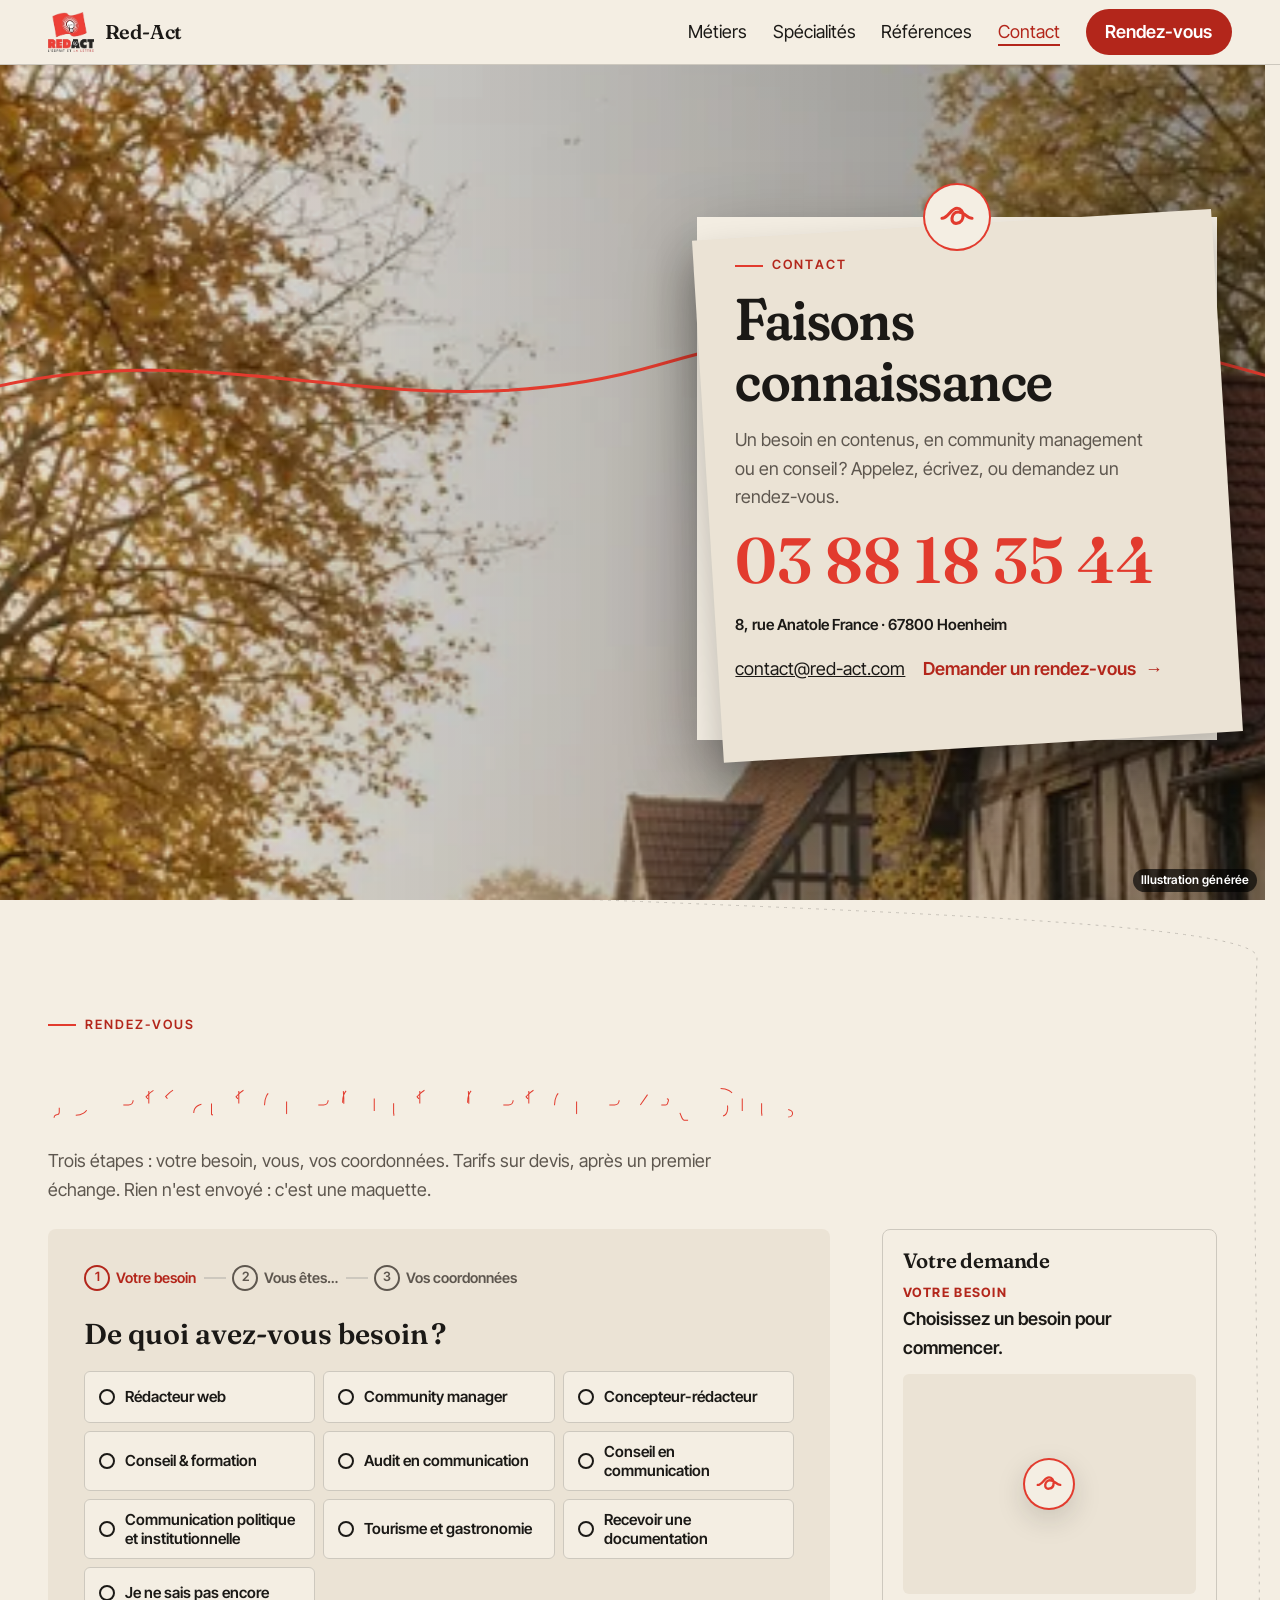
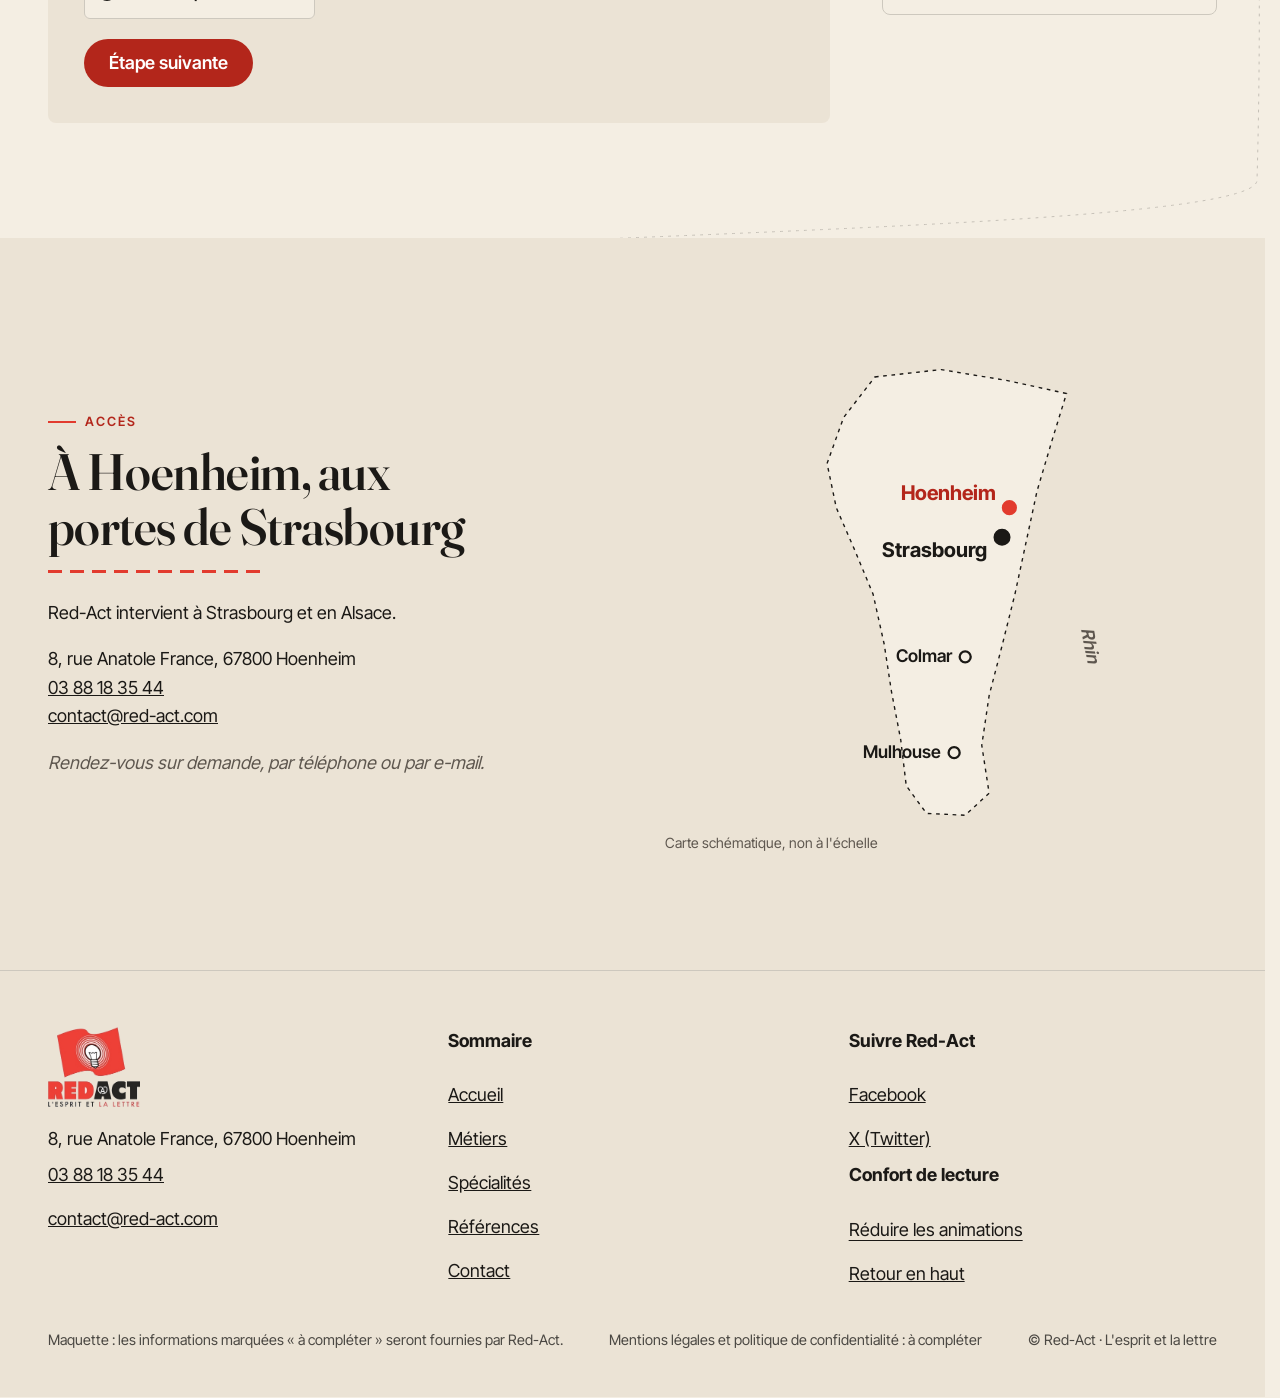
<file: contact.html>
<!doctype html>
<html lang="fr" data-v="6" data-curseur>
<head>
<meta charset="utf-8">
<meta name="viewport" content="width=device-width, initial-scale=1, viewport-fit=cover">
<title>Contact et rendez-vous : Red-Act, Hoenheim près de Strasbourg</title>
<meta name="description" content="Prendre rendez-vous avec Red-Act, demander une documentation : 03 88 18 35 44, 8 rue Anatole France à Hoenheim.">
<meta name="robots" content="noindex, nofollow">
<link rel="canonical" href="https://red-act-maquette.vercel.app/contact">
<style>:root{--fond:#F4EEE3;--texte:#1B1916;--voile-fond:#1B1916;--ouverture-fond:#F4EEE3;--menu-fond:#1B1916}:root { --entete-h: 72px; --barres-h: 0px; } html { background: var(--fond); color: var(--texte); scrollbar-gutter: stable; } body { margin: 0; background: var(--fond); } html.js:not(.calme):not(.secours):not([data-arrivee="retour"]) [data-anime] { opacity: 0; } html.js:not(.calme):not(.secours):not([data-arrivee="retour"]) [data-anime].vu { opacity: 1; } [data-voile] { position: fixed; inset: 0; z-index: 900; background: var(--voile-fond); transform: translateY(100%); visibility: hidden; pointer-events: none; } html[data-arrivee="voile"]:not(.voile-leve):not(.calme):not(.secours) [data-voile] { transform: none; visibility: visible; } html.calme [data-voile], html.secours [data-voile] { visibility: hidden !important; } .ouverture-panneau { position: fixed; inset: 0; z-index: 850; display: none; place-content: center; justify-items: center; background: var(--ouverture-fond, var(--voile-fond)); color: var(--fond); text-align: center; } html.js[data-arrivee="intro"]:not(.calme):not(.secours):not(.intro-finie) .ouverture-panneau { display: grid; } html.defilement-bloque, html.defilement-bloque body, html.js[data-arrivee="intro"]:not(.calme):not(.secours):not(.intro-finie), html.js[data-arrivee="intro"]:not(.calme):not(.secours):not(.intro-finie) body, html[data-arrivee="voile"]:not(.voile-leve):not(.calme):not(.secours), html[data-arrivee="voile"]:not(.voile-leve):not(.calme):not(.secours) body { overflow: hidden; } html.js[data-arrivee="intro"]:not(.calme):not(.secours):not(.intro-finie) { background-color: var(--ouverture-fond, var(--voile-fond)); } html[data-arrivee="voile"]:not(.voile-leve):not(.calme):not(.secours) { background-color: var(--voile-fond); }</style>
<script>(function () {
var d = document.documentElement, ss = null, ls = null;
try { ss = window.sessionStorage; ls = window.localStorage; } catch (e) {}
d.classList.add('js');
var calme = false;
try { calme = !!ls && ls.getItem('socle:calme') === 'oui'; } catch (e) {}
if (!calme && window.matchMedia && matchMedia('(prefers-reduced-motion: reduce)').matches) calme = true;
if (calme) d.classList.add('calme');
var nav = performance.getEntriesByType ? performance.getEntriesByType('navigation')[0] : null;
var type = nav ? nav.type : 'navigate';
var depart = null;
try { depart = JSON.parse(ss.getItem('socle:depart') || 'null'); ss.removeItem('socle:depart'); } catch (e) {}
if (depart && !(Date.now() - depart.t < 15000)) depart = null;
var retourSection = false;
try { retourSection = !!ss.getItem('socle:calme-retour'); } catch (e) {}
var mode = type === 'back_forward' || retourSection ? 'retour' : type === 'reload' ? 'intro' : depart ? 'voile' : 'intro';
d.setAttribute('data-arrivee', mode);
if (mode === 'voile' && depart.couleur) d.style.setProperty('--voile-fond', depart.couleur);
if (type === 'reload' && 'scrollRestoration' in history) {
if (!retourSection) history.scrollRestoration = 'manual';
}
try {
var choisie = ls && ls.getItem('socle:langue');
var langue = (d.lang || '').slice(0, 2);
if (choisie && choisie !== langue && type === 'navigate' && !depart) {
var alt = document.querySelector('link[rel="alternate"][hreflang="' + choisie + '"]');
if (alt) location.replace(new URL(alt.href).pathname + location.search + location.hash);
}
} catch (e) {}
setTimeout(function () { if (!d.classList.contains('demarre')) d.classList.add('secours'); }, 2000);
})();</script>
<link rel="preload" href="/assets/polices/fraunces.woff2" as="font" type="font/woff2" crossorigin>
<link rel="preload" href="/assets/polices/inter-tight.woff2" as="font" type="font/woff2" crossorigin>
<link rel="stylesheet" href="/assets/css/socle.css?v=6">
<link rel="stylesheet" href="/assets/css/site.css?v=6">
<link rel="modulepreload" href="/assets/js/site.js?v=6">
<link rel="modulepreload" href="/assets/js/socle/index.js?v=6">
<script src="/assets/vendor/gsap.min.js" defer></script>
<script src="/assets/vendor/ScrollTrigger.min.js" defer></script>
<script src="/assets/vendor/SplitText.min.js" defer></script>
<script type="module" src="/assets/js/site.js?v=6"></script>
<meta name="theme-color" content="#F4EEE3">
<link rel="icon" href="/assets/images/favicon-32.png" sizes="32x32" type="image/png">
<link rel="icon" href="/assets/images/favicon-192.png" sizes="192x192" type="image/png">
<link rel="apple-touch-icon" href="/assets/images/apple-touch-icon.png">
<meta property="og:type" content="website">
<meta property="og:site_name" content="Red-Act">
<meta property="og:locale" content="fr_FR">
<meta property="og:title" content="Contact et rendez-vous : Red-Act, Hoenheim près de Strasbourg">
<meta property="og:description" content="Prendre rendez-vous avec Red-Act, demander une documentation : 03 88 18 35 44, 8 rue Anatole France à Hoenheim.">
<meta property="og:url" content="https://red-act-maquette.vercel.app/contact">
<meta property="og:image" content="https://red-act-maquette.vercel.app/assets/partage/contact-fr.jpg">
<meta property="og:image:width" content="1200">
<meta property="og:image:height" content="630">
<meta property="og:image:alt" content="Contacter Red-Act : enveloppe nouée d&#39;un fil rouge">
<meta name="twitter:card" content="summary_large_image">
<script type="application/ld+json">{"@context":"https://schema.org","@type":"ProfessionalService","name":"Red-Act","slogan":"L'esprit et la lettre","description":"Conseil en communication, rédaction et community management à Strasbourg, en Alsace et dans le Grand-Est, depuis 2004.","url":"https://red-act-maquette.vercel.app/","telephone":"+33388183544","email":"contact@red-act.com","foundingDate":"2004-08","founder":{"@type":"Person","name":"Stéphane Bourhis","jobTitle":"Conseil en communication"},"address":{"@type":"PostalAddress","streetAddress":"8, rue Anatole France","postalCode":"67800","addressLocality":"Hoenheim","addressCountry":"FR"},"areaServed":["Strasbourg","Alsace","Grand-Est"],"sameAs":["https://www.facebook.com/RedActalsace","https://twitter.com/red_act"]}</script>
</head>
<body id="haut">
<div data-voile data-forme="trame" aria-hidden="true"><div class="voile-contenu"><svg class="voile-noeud" viewBox="0 0 64 64" width="56" height="56" aria-hidden="true"><use href="#noeud"/></svg><span data-voile-libelle>Contact</span></div></div>
<svg width="0" height="0" style="position:absolute" aria-hidden="true"><defs><symbol id="noeud" viewBox="0 0 64 64"><path d="M8 34 C 18 34 22 18 32 18 C 44 18 46 40 32 42 C 20 44 22 24 34 24 C 44 24 48 34 56 34" fill="none" stroke="currentColor" stroke-width="5" stroke-linecap="round"/></symbol></defs></svg>
<div class="ouverture-panneau" data-ouverture aria-hidden="true">
  <div class="intro-scene">
  <svg class="intro-mot" viewBox="0 0 640 200" width="640" height="200">
    <path class="intro-fil-entree" d="M-20 150 C 40 150 60 140 80 128" fill="none"/>
    <text class="intro-red" x="78" y="140">Red</text>
    <text class="intro-act" x="372" y="140">Act</text>
  </svg>
  <span class="intro-noeud" data-ouverture-objet><svg viewBox="0 0 64 64" width="64" height="64"><use href="#noeud"/></svg></span>
  </div>
  <p class="ouverture-ligne">Savoir faire &amp; faire savoir</p>
</div>
<a class="evitement" href="#contenu">Aller au contenu</a>
<header data-entete>
  <div class="entete-rangee">
    <a class="entete-logo" href="/" data-libelle="Accueil">
      <img src="/assets/images/logo.png" alt="" width="46" height="40"><span>Red-Act</span>
    </a>
    <nav data-nav aria-label="Navigation principale">
      <ul><li><a href="/metiers" data-libelle="Métiers">Métiers</a></li><li><a href="/specialites" data-libelle="Spécialités">Spécialités</a></li><li><a href="/references" data-libelle="Références">Références</a></li><li><a href="/contact" data-libelle="Contact" aria-current="page">Contact</a></li></ul>
    </nav>
    <div class="entete-actions">
      <a class="bouton" href="/contact#rendez-vous" data-libelle="Contact">Rendez-vous</a>
      <button type="button" data-menu-bouton aria-controls="menu" aria-expanded="false" data-libelle-ouvrir="Menu" data-libelle-fermer="Fermer"><span data-libelle-bouton>Menu</span></button>
      <a class="menu-sansjs" href="#menu" data-menu-lien>Menu</a>
    </div>
  </div>
</header>
<script>/* Avant le premier affichage : rangées de la navigation (même règle que ajusterNav dans assets/js/socle/entete.js)
   et hauteur réelle de l'en-tête, pour que rien ne saute quand le JavaScript du site prend la main. */
(function () {
  var h = document.documentElement, u = document.querySelector('[data-nav] ul'), e = document.querySelector('[data-entete]');
  if (u) {
    var deborde = function () { return u.scrollWidth > u.clientWidth + 1; }, c = deborde();
    if (c && window.matchMedia('(min-width: 900px)').matches) {
      h.classList.add('nav-deux-rangees'); c = deborde();
      if (c) { h.classList.add('nav-deux-lignes'); var a = u.querySelector('a'); c = !a || u.getBoundingClientRect().height > a.getBoundingClientRect().height * 2.5; }
      if (c) h.classList.remove('nav-deux-rangees', 'nav-deux-lignes');
    }
    if (c) h.classList.add('nav-compacte');
  }
  if (e) h.style.setProperty('--entete-h', Math.round(e.getBoundingClientRect().height) + 'px');
})();</script>
<span id="menu-ferme" aria-hidden="true"></span>
<div id="menu" data-menu role="dialog" aria-modal="true" aria-label="Menu">
  <p class="menu-sansjs-fermer"><a href="#menu-ferme">Fermer</a></p>
  <ul><li style="--i:0"><a href="/" class="menu-lien" data-libelle="Accueil">Accueil</a></li><li style="--i:1"><a href="/metiers" class="menu-lien" data-libelle="Métiers">Métiers</a></li><li style="--i:2"><a href="/specialites" class="menu-lien" data-libelle="Spécialités">Spécialités</a></li><li style="--i:3"><a href="/references" class="menu-lien" data-libelle="Références">Références</a></li><li style="--i:4"><a href="/contact" class="menu-lien" data-libelle="Contact" aria-current="page">Contact</a></li></ul>
  <p><a class="bouton" href="tel:+33388183544">Appeler 03 88 18 35 44</a></p>
  <p class="menu-adresse">8, rue Anatole France, 67800 Hoenheim<br><a href="mailto:contact@red-act.com">contact@red-act.com</a></p>
  <p><button type="button" class="lien" data-calme-bascule data-libelle-reduire="Réduire les animations" data-libelle-retablir="Rétablir les animations" data-libelle-systeme="Animations réduites par le réglage de votre appareil"><span data-libelle-bouton>Réduire les animations</span></button></p>
</div>
<main id="contenu" tabindex="-1">
<div class="fil-racine" data-grille="fil">
<section class="tete-contact tete-contact--carte" id="debut" data-fil="gauche">
  <div class="contact-fond">
    <figure class="media contact-fond-media" data-grok data-fx="parallaxe" data-fx-force="8" style="--cadrage:40% 45%;--cadrage-mobile:50% 40%">
  <picture><source media="(max-width: 760px) and (orientation: portrait)" srcset="/assets/images/grok/contact-rue-mobile-480.webp 480w, /assets/images/grok/contact-rue-mobile-657.webp 657w" sizes="100vw">
    <img src="/assets/images/grok/contact-rue-1168.webp" srcset="/assets/images/grok/contact-rue-640.webp 640w, /assets/images/grok/contact-rue-960.webp 960w, /assets/images/grok/contact-rue-1168.webp 1168w" sizes="100vw" alt="Rue résidentielle arborée un matin d&#39;automne" width="1168" height="784" fetchpriority="high" loading="eager" decoding="async">
  </picture><figcaption class="mention-ia">Illustration générée</figcaption>
</figure>
  </div>
  <svg class="contact-fil" viewBox="0 0 1000 200" preserveAspectRatio="none" aria-hidden="true" data-effet="fil-carte"><path d="M-10 120 C 180 60 320 170 520 96 S 820 40 1010 110"/></svg>
  <div class="conteneur contact-scene">
    <article class="carte-visite" aria-label="Carte de visite de Red-Act" data-effet="carte-nouee">
      <span class="carte-noeud" data-iris-centre="disque" aria-hidden="true"><svg viewBox="0 0 64 64" width="40" height="40"><use href="#noeud"/></svg></span>
      <p class="surtitre tete-suite" data-anime="gsap">Contact</p>
      <h1 class="titre-souple" data-axe><span class="ligne-masque"><span class="hero-ligne" data-anime="gsap">Faisons connaissance</span></span></h1>
      <p class="tete-suite masque-ecran-bas" data-anime="gsap">Un besoin en contenus, en community management ou en conseil ? Appelez, écrivez, ou demandez un rendez-vous.</p>
      <p class="tete-suite" data-anime="gsap"><a class="numero" href="tel:+33388183544" data-action-principale>03 88 18 35 44</a></p>
      <p class="hero-info tete-suite" data-anime="gsap" data-info-cle>8, rue Anatole France · 67800 Hoenheim</p>
      <p class="tete-contact-liens tete-suite" data-anime="gsap"><a href="mailto:contact@red-act.com">contact@red-act.com</a><a class="lien-fleche" href="#rendez-vous" data-sans-transition>Demander un rendez-vous</a></p>
    </article>
  </div>
</section>
<section class="rdv conteneur" id="rendez-vous" data-fil="droite">
  <div class="rdv-tete">
    <p class="surtitre" data-anime>Rendez-vous</p>
    <h2 class="titre-fil" data-titre-fil data-effet="titre-au-fil" data-grille="typo"><span class="visuellement-cache">Demander un rendez-vous</span><svg class="titre-fil-svg" aria-hidden="true" viewBox="0 0 1500 140" preserveAspectRatio="xMinYMid meet"><text x="4" y="108">Demander un rendez-vous</text></svg></h2>
    <p data-anime>Trois étapes : votre besoin, vous, vos coordonnées. Tarifs sur devis, après un premier échange. Rien n&#39;est envoyé : c&#39;est une maquette.</p>
  </div>
  <div class="rdv-grille">
    <form class="formulaire" data-formulaire data-etapes action="#" method="post" aria-describedby="rdv-etape">
      <ol class="etapes-barre" aria-hidden="true">
        <li data-etape-pastille="1" class="est-active"><span>1</span> Votre besoin</li>
        <li data-etape-pastille="2"><span>2</span> Vous êtes…</li>
        <li data-etape-pastille="3"><span>3</span> Vos coordonnées</li>
      </ol>
      <p class="visuellement-cache" id="rdv-etape" aria-live="polite" data-etape-annonce>Votre besoin</p>
      <div class="etapes-cadre" data-etapes-cadre>
        <fieldset class="etape-form" data-etape="1">
          <legend>De quoi avez-vous besoin ?</legend>
          <div class="choix-grille"><label class="choix"><input type="radio" name="besoin" value="redacteur-web" required data-recap="Rédacteur web"><span>Rédacteur web</span></label><label class="choix"><input type="radio" name="besoin" value="community-manager" data-recap="Community manager"><span>Community manager</span></label><label class="choix"><input type="radio" name="besoin" value="concepteur-redacteur" data-recap="Concepteur-rédacteur"><span>Concepteur-rédacteur</span></label><label class="choix"><input type="radio" name="besoin" value="conseil-formation" data-recap="Conseil &amp; formation"><span>Conseil &amp; formation</span></label><label class="choix"><input type="radio" name="besoin" value="audit" data-recap="Audit en communication"><span>Audit en communication</span></label><label class="choix"><input type="radio" name="besoin" value="conseil-communication" data-recap="Conseil en communication"><span>Conseil en communication</span></label><label class="choix"><input type="radio" name="besoin" value="politique" data-recap="Communication politique et institutionnelle"><span>Communication politique et institutionnelle</span></label><label class="choix"><input type="radio" name="besoin" value="tourisme" data-recap="Tourisme et gastronomie"><span>Tourisme et gastronomie</span></label><label class="choix"><input type="radio" name="besoin" value="documentation" data-recap="Recevoir une documentation"><span>Recevoir une documentation</span></label><label class="choix"><input type="radio" name="besoin" value="autre" data-recap="Je ne sais pas encore"><span>Je ne sais pas encore</span></label></div>
          <p class="champ-erreur" data-erreur-etape hidden>Choisissez une réponse pour continuer.</p>
        </fieldset>
        <fieldset class="etape-form" data-etape="2" hidden>
          <legend>Vous êtes…</legend>
          <div class="choix-grille"><label class="choix"><input type="radio" name="profil" value="Un particulier" required data-recap="Un particulier"><span>Un particulier</span></label><label class="choix"><input type="radio" name="profil" value="Une entreprise ou une PME" data-recap="Une entreprise ou une PME"><span>Une entreprise ou une PME</span></label><label class="choix"><input type="radio" name="profil" value="Un artisan, un chef, un restaurateur" data-recap="Un artisan, un chef, un restaurateur"><span>Un artisan, un chef, un restaurateur</span></label><label class="choix"><input type="radio" name="profil" value="Un hôtelier ou un acteur du tourisme" data-recap="Un hôtelier ou un acteur du tourisme"><span>Un hôtelier ou un acteur du tourisme</span></label><label class="choix"><input type="radio" name="profil" value="Une collectivité ou une institution" data-recap="Une collectivité ou une institution"><span>Une collectivité ou une institution</span></label><label class="choix"><input type="radio" name="profil" value="Une agence de communication" data-recap="Une agence de communication"><span>Une agence de communication</span></label><label class="choix"><input type="radio" name="profil" value="Un candidat ou un élu" data-recap="Un candidat ou un élu"><span>Un candidat ou un élu</span></label></div>
          <p class="champ-erreur" data-erreur-etape hidden>Choisissez une réponse pour continuer.</p>
        </fieldset>
        <fieldset class="etape-form" data-etape="3" hidden>
          <legend>Vos coordonnées</legend>
          <div class="champs">
            <p class="champ"><label for="f-nom">Nom et prénom</label><input id="f-nom" name="nom" autocomplete="name" required data-recap-champ></p>
            <p class="champ"><label for="f-structure">Entreprise ou structure (facultatif)</label><input id="f-structure" name="structure" autocomplete="organization" data-recap-champ></p>
            <p class="champ"><label for="f-email">E-mail</label><input id="f-email" name="email" type="email" autocomplete="email" required data-recap-champ></p>
            <p class="champ"><label for="f-tel">Téléphone</label><input id="f-tel" name="telephone" type="tel" autocomplete="tel" required data-recap-champ></p>
            <p class="champ champ--large"><label for="f-creneau">Moment préféré pour être rappelé</label><select id="f-creneau" name="creneau"><option>Le matin</option><option>L&#39;après-midi</option><option>Peu importe</option></select></p>
            <p class="champ champ--large"><label for="f-message">Votre projet en quelques mots (facultatif)</label><textarea id="f-message" name="message" rows="3"></textarea></p>
          </div>
          <p class="rgpd">Vos coordonnées servent uniquement à vous rappeler au sujet de votre demande. Politique de confidentialité : à compléter.</p>
        </fieldset>
      </div>
      <div class="formulaire-actions">
        <button type="button" class="bouton bouton--contour" data-etape-prec hidden>Étape précédente</button>
        <button type="button" class="bouton" data-etape-suiv>Étape suivante</button>
        <button type="submit" class="bouton" data-grille="retour" data-envoi hidden>Envoyer la demande</button>
      </div>
      <p class="message-envoi" data-message-envoi data-texte="Demande simulée : rien n&#39;a été envoyé. Sur le site définitif, Red-Act reçoit votre demande et vous rappelle." tabindex="-1" hidden></p>
      <p class="message-noue" data-message-noue hidden>Votre demande est nouée au réseau. <button type="button" class="lien" data-recommencer>Faire une autre demande</button></p>
    </form>
    <aside class="recap" data-collant>
      <h3>Votre demande</h3>
      <dl class="recap-liste" data-recap-liste><div><dt class="visuellement-cache">Votre besoin</dt><dd>Choisissez un besoin pour commencer.</dd></div></dl>
      <div class="recap-filet" data-effet="noeud-vous" data-visuel>
        <canvas class="filet" data-filet="" aria-hidden="true" data-audit-ignorer></canvas>
        <span class="filet-noeud filet-noeud--petit" aria-hidden="true"><svg viewBox="0 0 64 64" width="30" height="30"><use href="#noeud"/></svg></span>
      </div>
    </aside>
  </div>
</section>
<section class="acces" id="acces" data-fil="gauche">
  <div class="conteneur acces-grille">
    <div>
      <p class="surtitre" data-anime>Accès</p>
      <h2 class="titre-souple" data-axe data-anime="lignes">À Hoenheim, aux portes de Strasbourg</h2>
      <p data-anime>Red-Act intervient à Strasbourg et en Alsace.</p>
      <p data-anime>8, rue Anatole France, 67800 Hoenheim<br><a href="tel:+33388183544">03 88 18 35 44</a><br><a href="mailto:contact@red-act.com">contact@red-act.com</a></p>
      <p class="mention" data-anime>Rendez-vous sur demande, par téléphone ou par e-mail.</p>
    </div>
    <figure class="carte" data-visuel>
      <svg viewBox="0 0 600 520" role="img" aria-label="Carte schématique : Hoenheim au nord de Strasbourg, en Alsace" data-fx="trace">
        <path class="carte-region" d="M228 26 L 300 18 L 372 30 L 436 44 L 420 96 L 404 150 L 392 206 L 380 262 L 366 318 L 352 372 L 344 426 L 352 478 L 326 502 L 284 500 L 262 470 L 256 420 L 246 368 L 238 316 L 226 262 L 206 214 L 186 168 L 176 120 L 194 70 Z"/>
        <path class="carte-rhin" data-fx-trait d="M446 40 C 432 100 418 150 408 206 S 386 318 372 372 S 356 450 362 500"/>
        <path class="carte-fil" data-fx-trait d="M374 168 C 372 180 370 190 366 200 M 366 200 C 352 250 336 290 326 330 M 326 330 C 322 370 318 400 314 434"/>
        <g class="carte-villes">
          <circle cx="326" cy="330" r="6"/><text x="312" y="336" text-anchor="end">Colmar</text>
          <circle cx="314" cy="434" r="6"/><text x="300" y="440" text-anchor="end">Mulhouse</text>
          <circle cx="366" cy="200" r="8" class="carte-strasbourg"/><text x="350" y="222" text-anchor="end" class="carte-fort">Strasbourg</text>
          <circle cx="374" cy="168" r="7" class="carte-hoenheim"/><text x="360" y="160" text-anchor="end" class="carte-fort carte-rouge">Hoenheim</text>
          <text x="452" y="300" class="carte-rhin-nom" transform="rotate(80 452 300)">Rhin</text>
        </g>
      </svg>
      <figcaption>Carte schématique, non à l&#39;échelle</figcaption>
    </figure>
  </div>
</section>
</div>
</main>
<footer class="pied" id="pied">
  <div class="conteneur pied-grille">
    <div>
      <p class="pied-marque"><img src="/assets/images/logo.png" alt="Red-Act, l'esprit et la lettre" width="92" height="80"></p>
      <p>8, rue Anatole France, 67800 Hoenheim<br><a href="tel:+33388183544">03 88 18 35 44</a><br><a href="mailto:contact@red-act.com">contact@red-act.com</a></p>
    </div>
    <nav aria-label="Sommaire">
      <p><strong>Sommaire</strong></p>
      <ul><li><a href="/" data-libelle="Accueil">Accueil</a></li><li><a href="/metiers" data-libelle="Métiers">Métiers</a></li><li><a href="/specialites" data-libelle="Spécialités">Spécialités</a></li><li><a href="/references" data-libelle="Références">Références</a></li><li><a href="/contact" data-libelle="Contact" aria-current="page">Contact</a></li></ul>
    </nav>
    <div>
      <p><strong>Suivre Red-Act</strong></p>
      <ul><li><a href="https://www.facebook.com/RedActalsace" target="_blank" rel="noopener">Facebook<span class="visuellement-cache"> (nouvel onglet)</span></a></li><li><a href="https://twitter.com/red_act" target="_blank" rel="noopener">X (Twitter)<span class="visuellement-cache"> (nouvel onglet)</span></a></li></ul>
      <p><strong>Confort de lecture</strong></p>
      <ul>
        <li><button type="button" class="lien" data-calme-bascule data-libelle-reduire="Réduire les animations" data-libelle-retablir="Rétablir les animations" data-libelle-systeme="Animations réduites par le réglage de votre appareil"><span data-libelle-bouton>Réduire les animations</span></button></li>
        <li><a href="#haut" data-sans-transition>Retour en haut</a></li>
      </ul>
    </div>
  </div>
  <div class="conteneur pied-bas"><p>Maquette : les informations marquées « à compléter » seront fournies par Red-Act.</p><p>Mentions légales et politique de confidentialité : à compléter</p><p>© Red-Act · L&#39;esprit et la lettre</p></div>
</footer>
<div data-barre-fixe>
  <a class="bouton bouton--contour" href="tel:+33388183544">Appeler</a>
  <a class="bouton" href="/contact#rendez-vous" data-libelle="Contact">Rendez-vous</a>
</div>
</body>
</html>
</file>
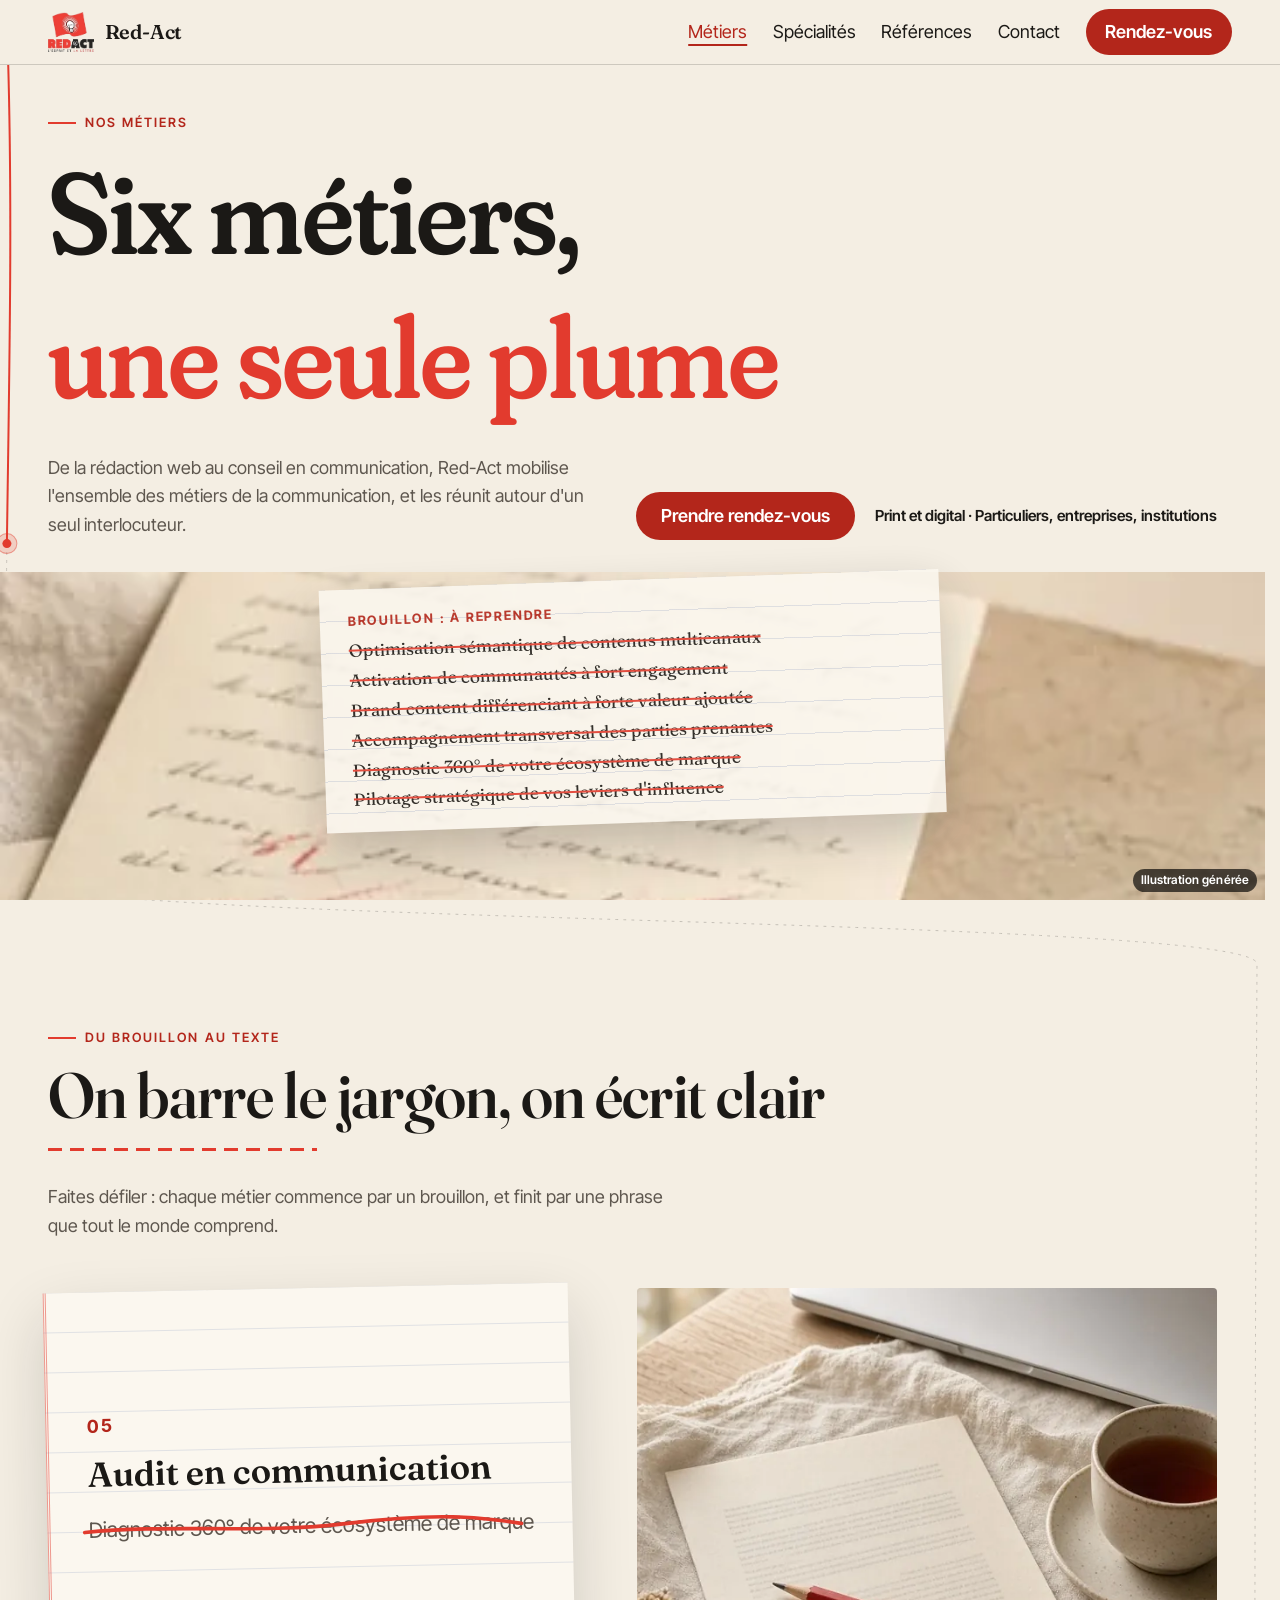
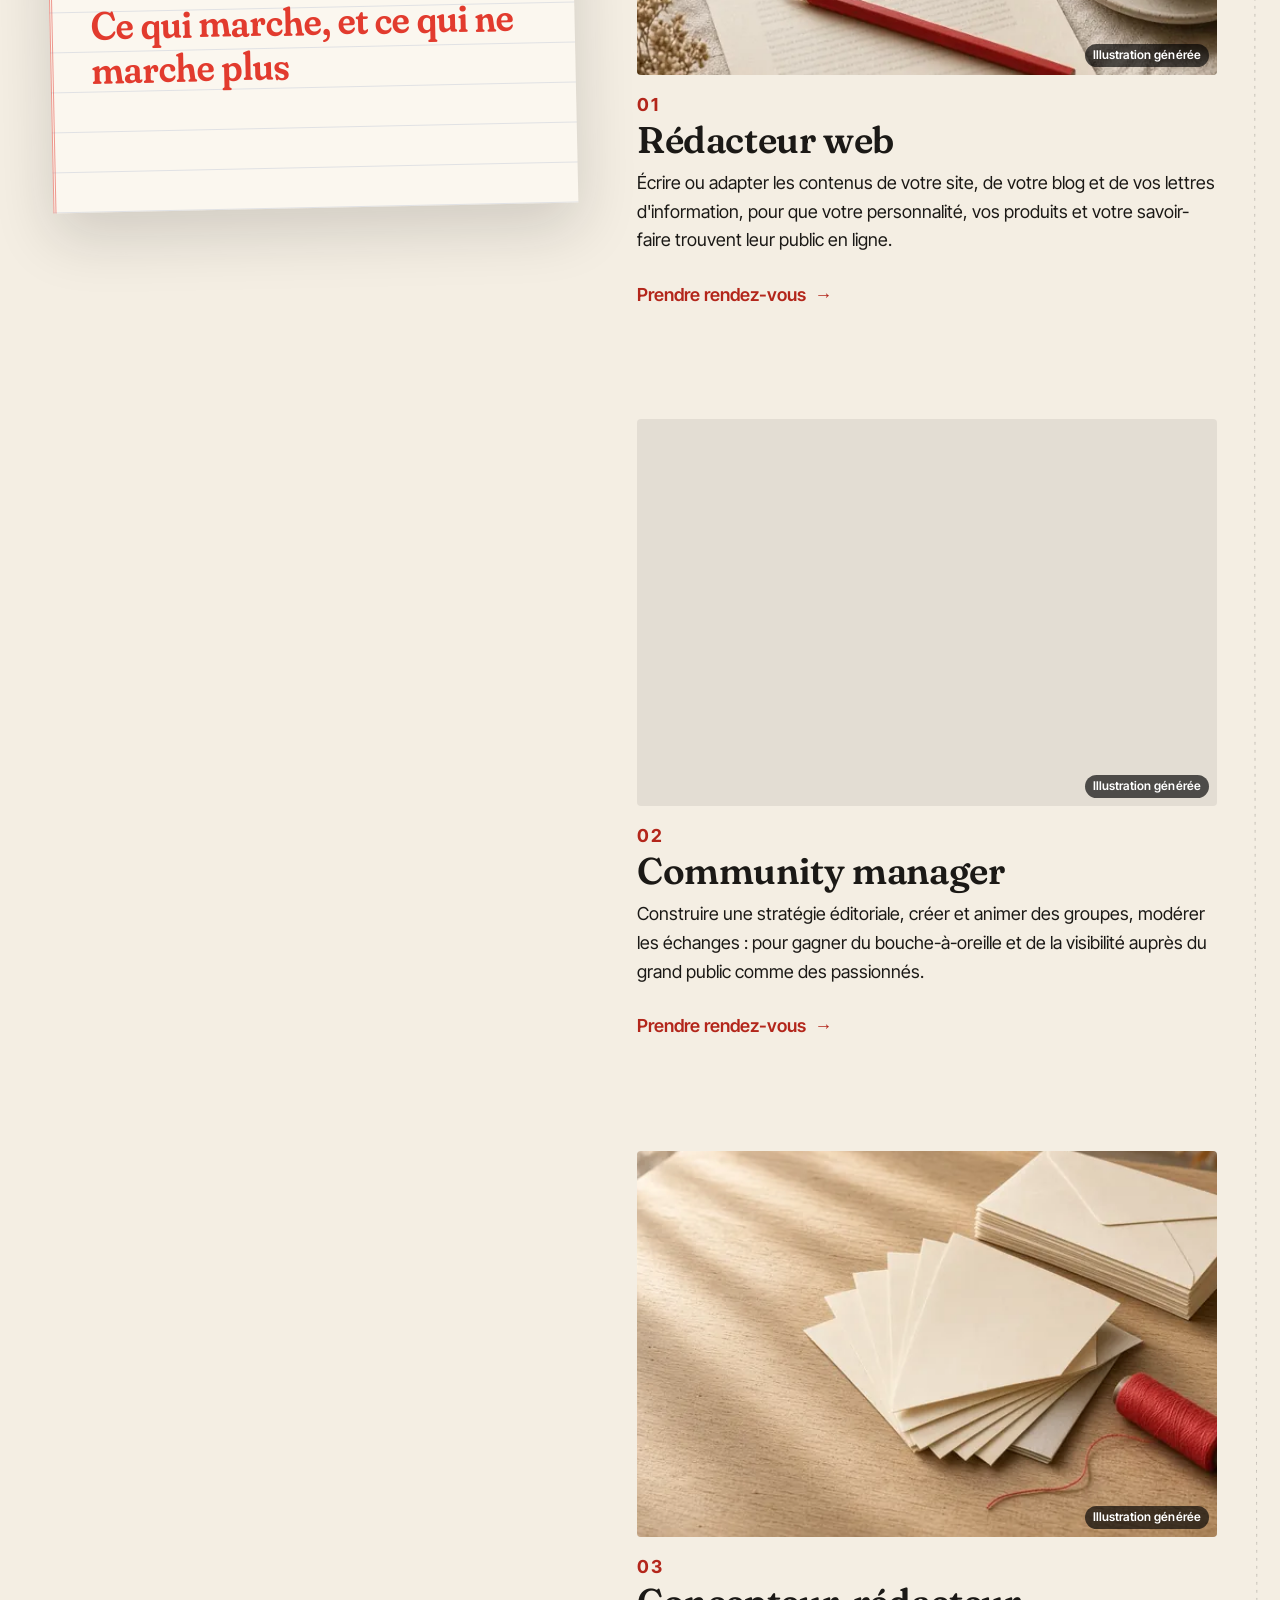
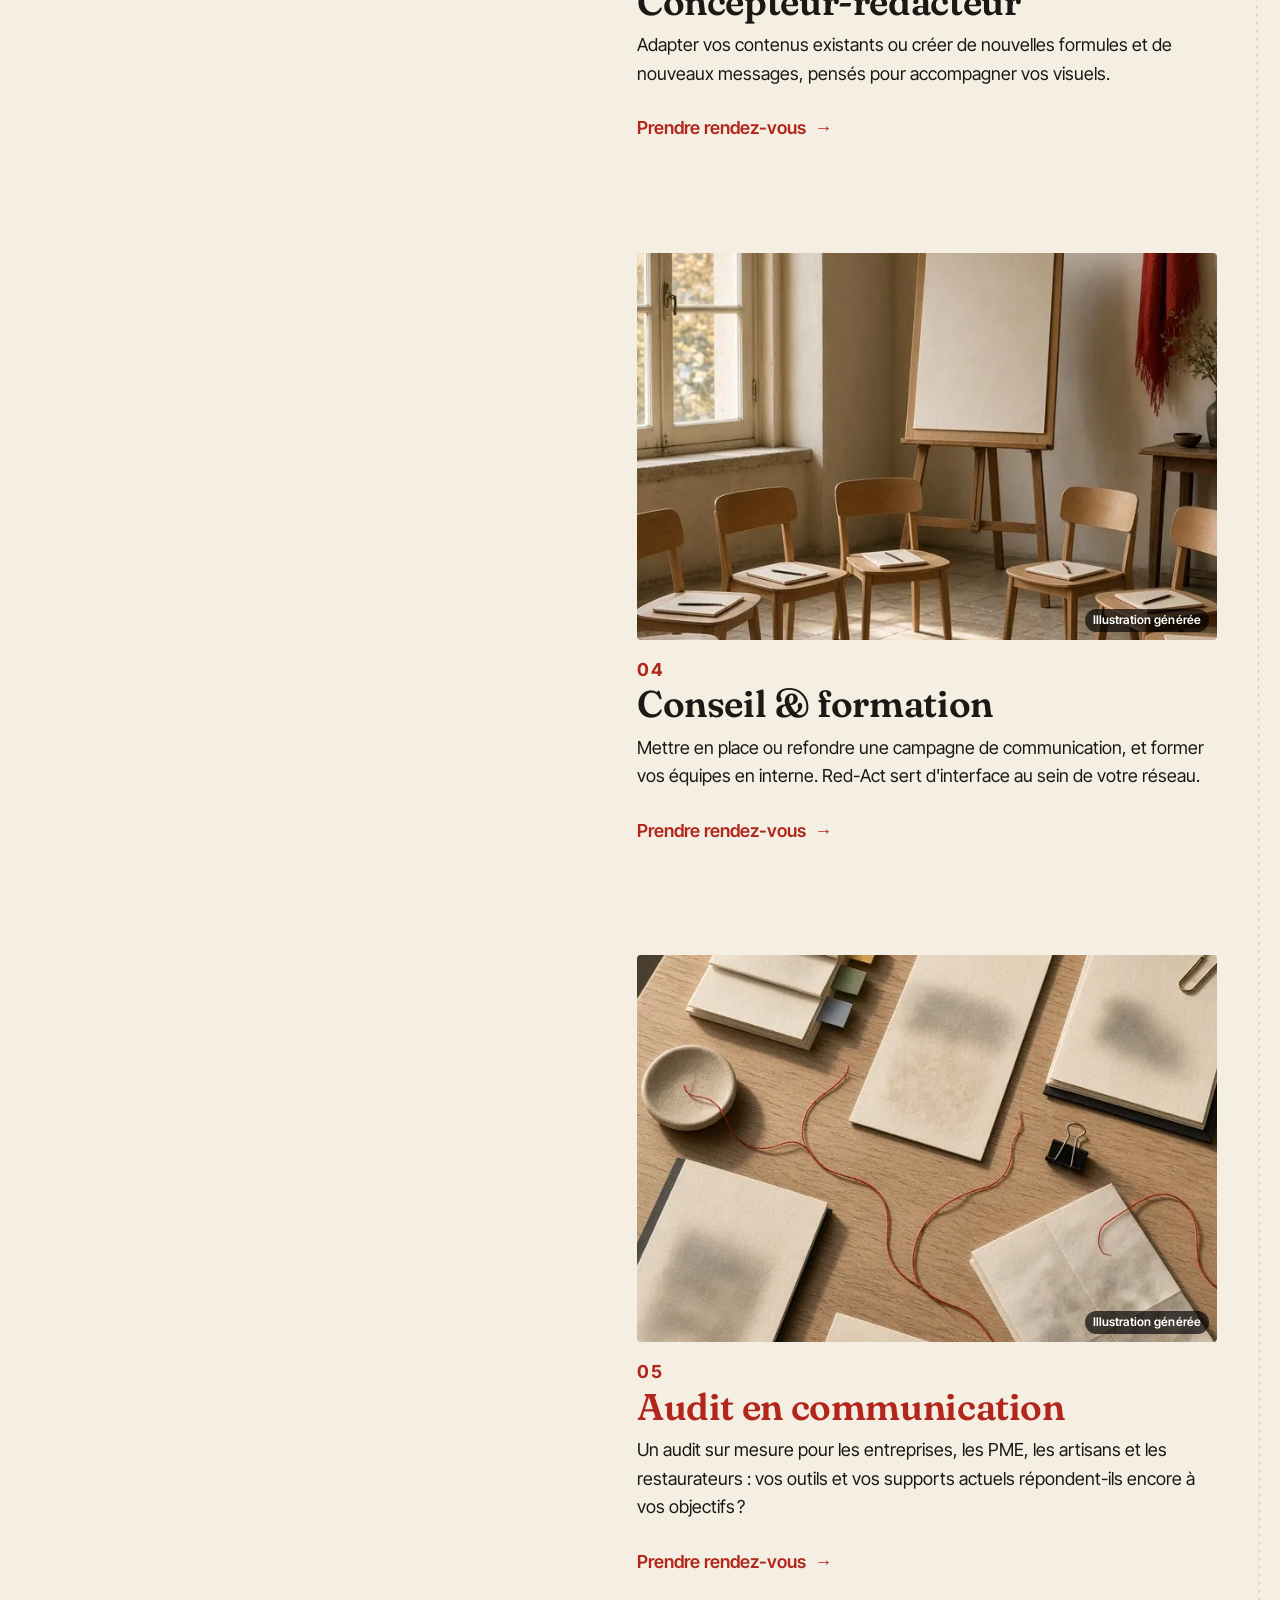
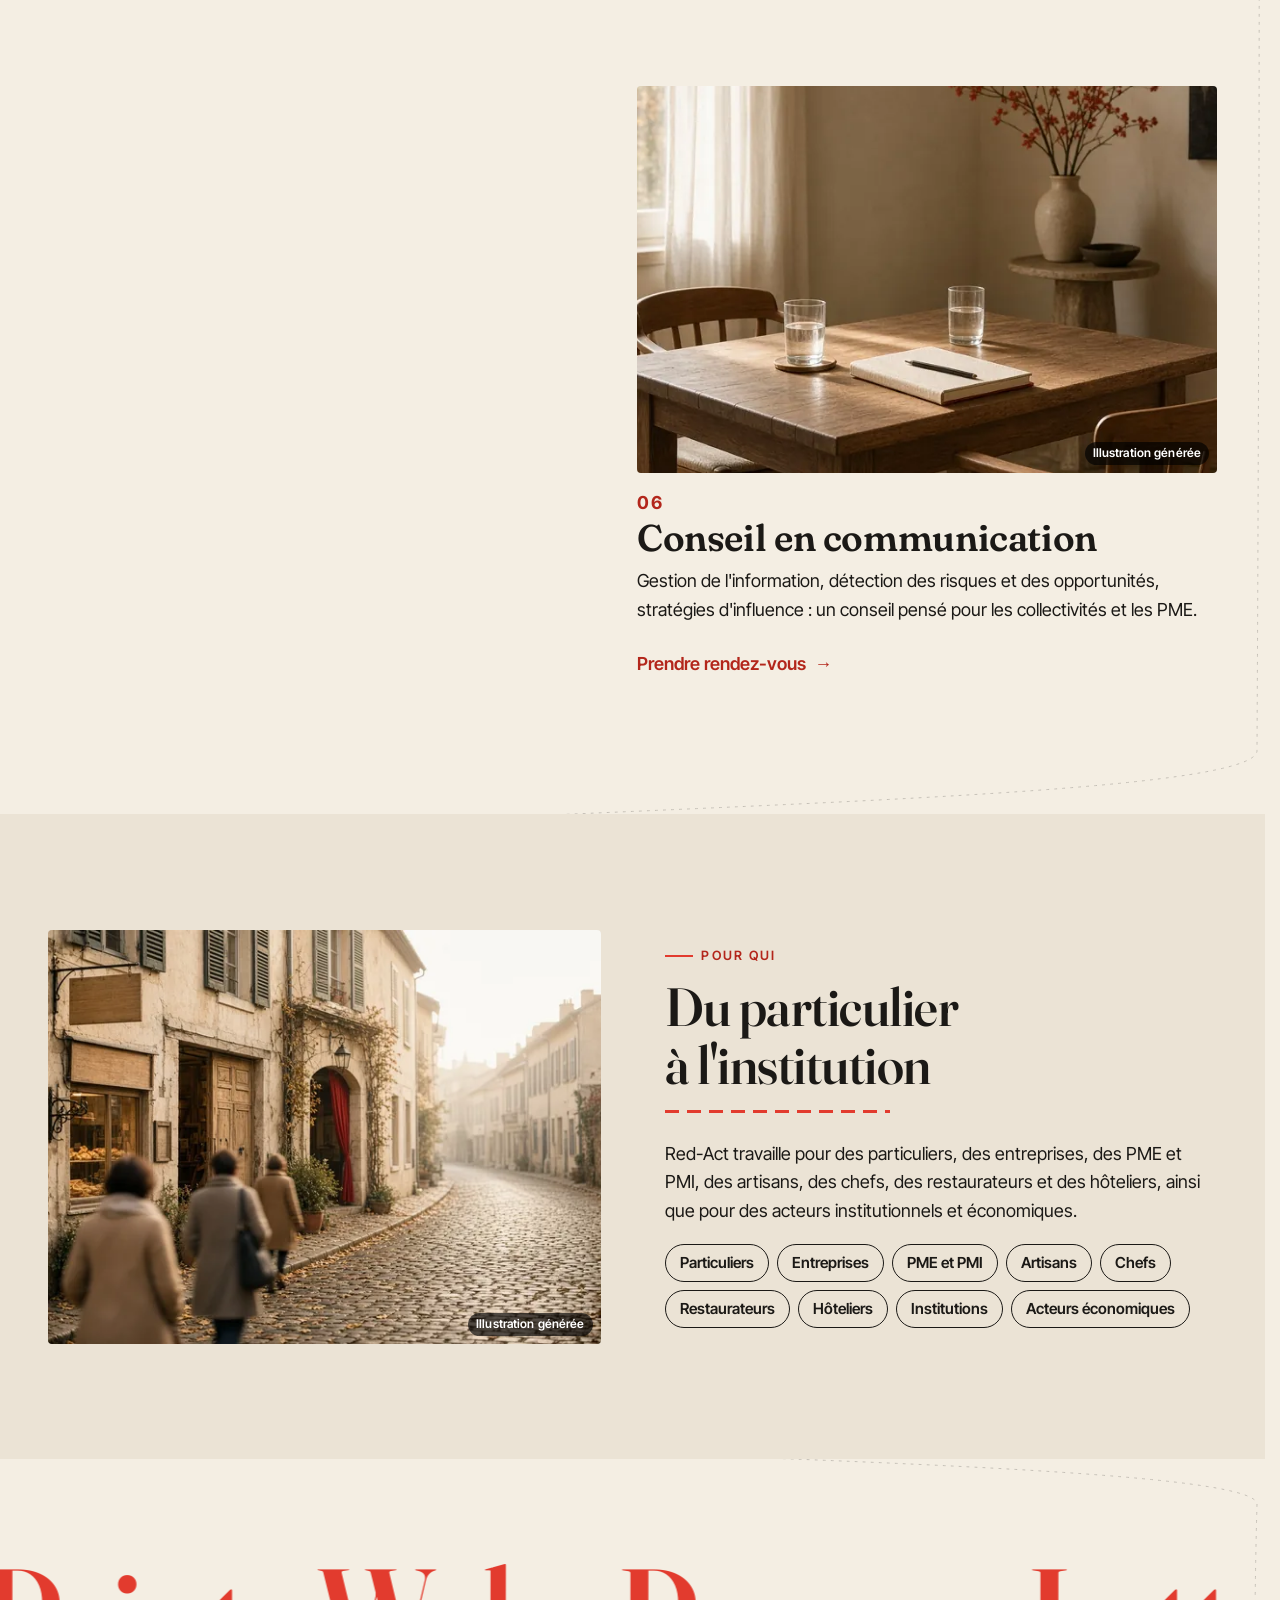
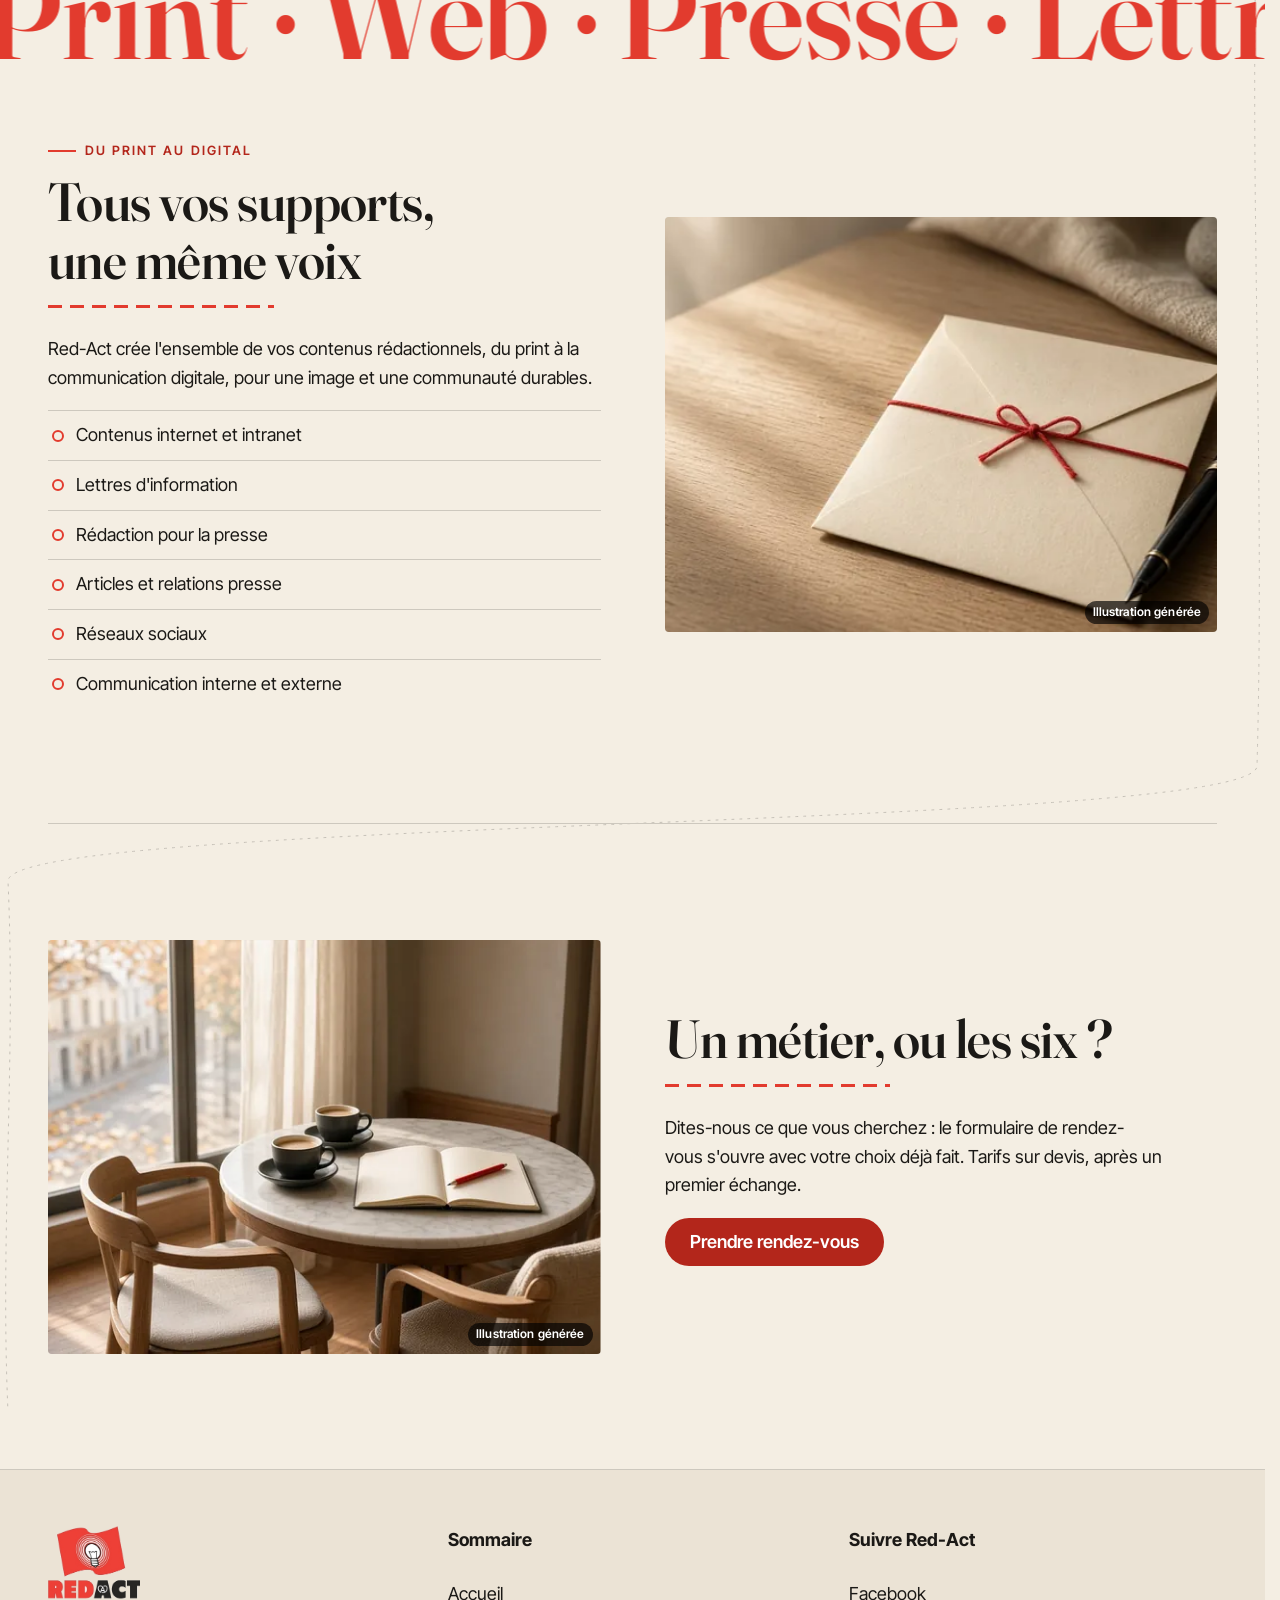
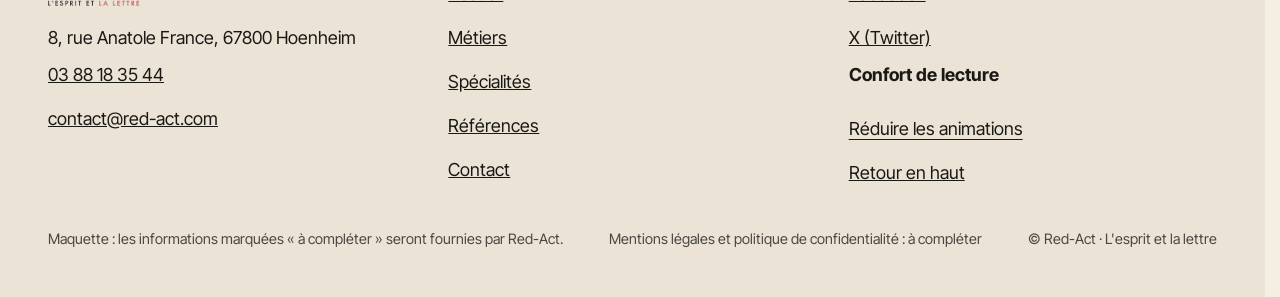
<file: metiers.html>
<!doctype html>
<html lang="fr" data-v="6" data-curseur>
<head>
<meta charset="utf-8">
<meta name="viewport" content="width=device-width, initial-scale=1, viewport-fit=cover">
<title>Les six métiers de Red-Act : rédaction web, community management, conseil</title>
<meta name="description" content="Rédacteur web, community manager, concepteur-rédacteur, conseil et formation, audit, conseil en communication : six métiers, un seul interlocuteur à Strasbourg.">
<meta name="robots" content="noindex, nofollow">
<link rel="canonical" href="https://red-act-maquette.vercel.app/metiers">
<style>:root{--fond:#F4EEE3;--texte:#1B1916;--voile-fond:#1B1916;--ouverture-fond:#F4EEE3;--menu-fond:#1B1916}:root { --entete-h: 72px; --barres-h: 0px; } html { background: var(--fond); color: var(--texte); scrollbar-gutter: stable; } body { margin: 0; background: var(--fond); } html.js:not(.calme):not(.secours):not([data-arrivee="retour"]) [data-anime] { opacity: 0; } html.js:not(.calme):not(.secours):not([data-arrivee="retour"]) [data-anime].vu { opacity: 1; } [data-voile] { position: fixed; inset: 0; z-index: 900; background: var(--voile-fond); transform: translateY(100%); visibility: hidden; pointer-events: none; } html[data-arrivee="voile"]:not(.voile-leve):not(.calme):not(.secours) [data-voile] { transform: none; visibility: visible; } html.calme [data-voile], html.secours [data-voile] { visibility: hidden !important; } .ouverture-panneau { position: fixed; inset: 0; z-index: 850; display: none; place-content: center; justify-items: center; background: var(--ouverture-fond, var(--voile-fond)); color: var(--fond); text-align: center; } html.js[data-arrivee="intro"]:not(.calme):not(.secours):not(.intro-finie) .ouverture-panneau { display: grid; } html.defilement-bloque, html.defilement-bloque body, html.js[data-arrivee="intro"]:not(.calme):not(.secours):not(.intro-finie), html.js[data-arrivee="intro"]:not(.calme):not(.secours):not(.intro-finie) body, html[data-arrivee="voile"]:not(.voile-leve):not(.calme):not(.secours), html[data-arrivee="voile"]:not(.voile-leve):not(.calme):not(.secours) body { overflow: hidden; } html.js[data-arrivee="intro"]:not(.calme):not(.secours):not(.intro-finie) { background-color: var(--ouverture-fond, var(--voile-fond)); } html[data-arrivee="voile"]:not(.voile-leve):not(.calme):not(.secours) { background-color: var(--voile-fond); }</style>
<script>(function () {
var d = document.documentElement, ss = null, ls = null;
try { ss = window.sessionStorage; ls = window.localStorage; } catch (e) {}
d.classList.add('js');
var calme = false;
try { calme = !!ls && ls.getItem('socle:calme') === 'oui'; } catch (e) {}
if (!calme && window.matchMedia && matchMedia('(prefers-reduced-motion: reduce)').matches) calme = true;
if (calme) d.classList.add('calme');
var nav = performance.getEntriesByType ? performance.getEntriesByType('navigation')[0] : null;
var type = nav ? nav.type : 'navigate';
var depart = null;
try { depart = JSON.parse(ss.getItem('socle:depart') || 'null'); ss.removeItem('socle:depart'); } catch (e) {}
if (depart && !(Date.now() - depart.t < 15000)) depart = null;
var retourSection = false;
try { retourSection = !!ss.getItem('socle:calme-retour'); } catch (e) {}
var mode = type === 'back_forward' || retourSection ? 'retour' : type === 'reload' ? 'intro' : depart ? 'voile' : 'intro';
d.setAttribute('data-arrivee', mode);
if (mode === 'voile' && depart.couleur) d.style.setProperty('--voile-fond', depart.couleur);
if (type === 'reload' && 'scrollRestoration' in history) {
if (!retourSection) history.scrollRestoration = 'manual';
}
try {
var choisie = ls && ls.getItem('socle:langue');
var langue = (d.lang || '').slice(0, 2);
if (choisie && choisie !== langue && type === 'navigate' && !depart) {
var alt = document.querySelector('link[rel="alternate"][hreflang="' + choisie + '"]');
if (alt) location.replace(new URL(alt.href).pathname + location.search + location.hash);
}
} catch (e) {}
setTimeout(function () { if (!d.classList.contains('demarre')) d.classList.add('secours'); }, 2000);
})();</script>
<link rel="preload" href="/assets/polices/fraunces.woff2" as="font" type="font/woff2" crossorigin>
<link rel="preload" href="/assets/polices/inter-tight.woff2" as="font" type="font/woff2" crossorigin>
<link rel="stylesheet" href="/assets/css/socle.css?v=6">
<link rel="stylesheet" href="/assets/css/site.css?v=6">
<link rel="modulepreload" href="/assets/js/site.js?v=6">
<link rel="modulepreload" href="/assets/js/socle/index.js?v=6">
<script src="/assets/vendor/gsap.min.js" defer></script>
<script src="/assets/vendor/ScrollTrigger.min.js" defer></script>
<script src="/assets/vendor/SplitText.min.js" defer></script>
<script type="module" src="/assets/js/site.js?v=6"></script>
<meta name="theme-color" content="#F4EEE3">
<link rel="icon" href="/assets/images/favicon-32.png" sizes="32x32" type="image/png">
<link rel="icon" href="/assets/images/favicon-192.png" sizes="192x192" type="image/png">
<link rel="apple-touch-icon" href="/assets/images/apple-touch-icon.png">
<meta property="og:type" content="website">
<meta property="og:site_name" content="Red-Act">
<meta property="og:locale" content="fr_FR">
<meta property="og:title" content="Les six métiers de Red-Act : rédaction web, community management, conseil">
<meta property="og:description" content="Rédacteur web, community manager, concepteur-rédacteur, conseil et formation, audit, conseil en communication : six métiers, un seul interlocuteur à Strasbourg.">
<meta property="og:url" content="https://red-act-maquette.vercel.app/metiers">
<meta property="og:image" content="https://red-act-maquette.vercel.app/assets/partage/metiers-fr.jpg">
<meta property="og:image:width" content="1200">
<meta property="og:image:height" content="630">
<meta property="og:image:alt" content="Six métiers, une seule plume : brouillons corrigés au crayon rouge">
<meta name="twitter:card" content="summary_large_image">
<script type="application/ld+json">{"@context":"https://schema.org","@type":"ProfessionalService","name":"Red-Act","slogan":"L'esprit et la lettre","description":"Conseil en communication, rédaction et community management à Strasbourg, en Alsace et dans le Grand-Est, depuis 2004.","url":"https://red-act-maquette.vercel.app/","telephone":"+33388183544","email":"contact@red-act.com","foundingDate":"2004-08","founder":{"@type":"Person","name":"Stéphane Bourhis","jobTitle":"Conseil en communication"},"address":{"@type":"PostalAddress","streetAddress":"8, rue Anatole France","postalCode":"67800","addressLocality":"Hoenheim","addressCountry":"FR"},"areaServed":["Strasbourg","Alsace","Grand-Est"],"sameAs":["https://www.facebook.com/RedActalsace","https://twitter.com/red_act"]}</script>
</head>
<body id="haut">
<div data-voile data-forme="trame" aria-hidden="true"><div class="voile-contenu"><svg class="voile-noeud" viewBox="0 0 64 64" width="56" height="56" aria-hidden="true"><use href="#noeud"/></svg><span data-voile-libelle>Métiers</span></div></div>
<svg width="0" height="0" style="position:absolute" aria-hidden="true"><defs><symbol id="noeud" viewBox="0 0 64 64"><path d="M8 34 C 18 34 22 18 32 18 C 44 18 46 40 32 42 C 20 44 22 24 34 24 C 44 24 48 34 56 34" fill="none" stroke="currentColor" stroke-width="5" stroke-linecap="round"/></symbol></defs></svg>
<div class="ouverture-panneau" data-ouverture aria-hidden="true">
  <div class="intro-scene">
  <svg class="intro-mot" viewBox="0 0 640 200" width="640" height="200">
    <path class="intro-fil-entree" d="M-20 150 C 40 150 60 140 80 128" fill="none"/>
    <text class="intro-red" x="78" y="140">Red</text>
    <text class="intro-act" x="372" y="140">Act</text>
  </svg>
  <span class="intro-noeud" data-ouverture-objet><svg viewBox="0 0 64 64" width="64" height="64"><use href="#noeud"/></svg></span>
  </div>
  <p class="ouverture-ligne">Savoir faire &amp; faire savoir</p>
</div>
<a class="evitement" href="#contenu">Aller au contenu</a>
<header data-entete>
  <div class="entete-rangee">
    <a class="entete-logo" href="/" data-libelle="Accueil">
      <img src="/assets/images/logo.png" alt="" width="46" height="40"><span>Red-Act</span>
    </a>
    <nav data-nav aria-label="Navigation principale">
      <ul><li><a href="/metiers" data-libelle="Métiers" aria-current="page">Métiers</a></li><li><a href="/specialites" data-libelle="Spécialités">Spécialités</a></li><li><a href="/references" data-libelle="Références">Références</a></li><li><a href="/contact" data-libelle="Contact">Contact</a></li></ul>
    </nav>
    <div class="entete-actions">
      <a class="bouton" href="/contact#rendez-vous" data-libelle="Contact">Rendez-vous</a>
      <button type="button" data-menu-bouton aria-controls="menu" aria-expanded="false" data-libelle-ouvrir="Menu" data-libelle-fermer="Fermer"><span data-libelle-bouton>Menu</span></button>
      <a class="menu-sansjs" href="#menu" data-menu-lien>Menu</a>
    </div>
  </div>
</header>
<script>/* Avant le premier affichage : rangées de la navigation (même règle que ajusterNav dans assets/js/socle/entete.js)
   et hauteur réelle de l'en-tête, pour que rien ne saute quand le JavaScript du site prend la main. */
(function () {
  var h = document.documentElement, u = document.querySelector('[data-nav] ul'), e = document.querySelector('[data-entete]');
  if (u) {
    var deborde = function () { return u.scrollWidth > u.clientWidth + 1; }, c = deborde();
    if (c && window.matchMedia('(min-width: 900px)').matches) {
      h.classList.add('nav-deux-rangees'); c = deborde();
      if (c) { h.classList.add('nav-deux-lignes'); var a = u.querySelector('a'); c = !a || u.getBoundingClientRect().height > a.getBoundingClientRect().height * 2.5; }
      if (c) h.classList.remove('nav-deux-rangees', 'nav-deux-lignes');
    }
    if (c) h.classList.add('nav-compacte');
  }
  if (e) h.style.setProperty('--entete-h', Math.round(e.getBoundingClientRect().height) + 'px');
})();</script>
<span id="menu-ferme" aria-hidden="true"></span>
<div id="menu" data-menu role="dialog" aria-modal="true" aria-label="Menu">
  <p class="menu-sansjs-fermer"><a href="#menu-ferme">Fermer</a></p>
  <ul><li style="--i:0"><a href="/" class="menu-lien" data-libelle="Accueil">Accueil</a></li><li style="--i:1"><a href="/metiers" class="menu-lien" data-libelle="Métiers" aria-current="page">Métiers</a></li><li style="--i:2"><a href="/specialites" class="menu-lien" data-libelle="Spécialités">Spécialités</a></li><li style="--i:3"><a href="/references" class="menu-lien" data-libelle="Références">Références</a></li><li style="--i:4"><a href="/contact" class="menu-lien" data-libelle="Contact">Contact</a></li></ul>
  <p><a class="bouton" href="tel:+33388183544">Appeler 03 88 18 35 44</a></p>
  <p class="menu-adresse">8, rue Anatole France, 67800 Hoenheim<br><a href="mailto:contact@red-act.com">contact@red-act.com</a></p>
  <p><button type="button" class="lien" data-calme-bascule data-libelle-reduire="Réduire les animations" data-libelle-retablir="Rétablir les animations" data-libelle-systeme="Animations réduites par le réglage de votre appareil"><span data-libelle-bouton>Réduire les animations</span></button></p>
</div>
<main id="contenu" tabindex="-1">
<div class="fil-racine" data-grille="fil">
<section class="page-tete tete-metiers" id="debut" data-fil="gauche">
  <div class="conteneur tete-metiers-texte">
    <p class="surtitre tete-suite" data-anime="gsap">Nos métiers</p>
    <h1 class="tete-geant titre-souple" data-axe><span class="ligne-masque"><span class="hero-ligne" data-anime="gsap">Six métiers,</span></span><span class="ligne-masque"><span class="hero-ligne hero-ligne--rouge" data-anime="gsap">une seule plume</span></span></h1>
    <div class="tete-metiers-bas">
      <p class="tete-suite masque-ecran-tres-bas" data-anime="gsap">De la rédaction web au conseil en communication, Red-Act mobilise l&#39;ensemble des métiers de la communication, et les réunit autour d&#39;un seul interlocuteur.</p>
      <p class="hero-actions tete-suite" data-anime="gsap">
        <a href="/contact#rendez-vous" class="bouton" data-libelle="Contact" data-action-principale data-survol="magnetique">Prendre rendez-vous</a>
        <span class="hero-info" data-info-cle>Print et digital · Particuliers, entreprises, institutions</span>
      </p>
    </div>
  </div>
  <div class="bandeau-brouillon" data-iris-centre>
    <figure class="media bandeau-media" data-grok style="--cadrage:50% 50%;--cadrage-mobile:50% 60%">
  <picture><source media="(max-width: 760px) and (orientation: portrait)" srcset="/assets/images/grok/metiers-ouverture-mobile-480.webp 480w, /assets/images/grok/metiers-ouverture-mobile-657.webp 657w" sizes="100vw">
    <img src="/assets/images/grok/metiers-ouverture-1168.webp" srcset="/assets/images/grok/metiers-ouverture-640.webp 640w, /assets/images/grok/metiers-ouverture-960.webp 960w, /assets/images/grok/metiers-ouverture-1168.webp 1168w" sizes="100vw" alt="Brouillons corrigés au crayon rouge sur une table de travail" width="1168" height="784" fetchpriority="high" loading="eager" decoding="async">
  </picture><figcaption class="mention-ia">Illustration générée</figcaption>
</figure>
    <div class="feuille" data-effet="feuille-brouillon" aria-hidden="true" data-visuel data-audit-ignorer data-superpose>
      <span class="feuille-titre">Brouillon : à reprendre</span>
      <span class="feuille-ligne"><s>Optimisation sémantique de contenus multicanaux</s></span><span class="feuille-ligne"><s>Activation de communautés à fort engagement</s></span><span class="feuille-ligne"><s>Brand content différenciant à forte valeur ajoutée</s></span><span class="feuille-ligne"><s>Accompagnement transversal des parties prenantes</s></span><span class="feuille-ligne"><s>Diagnostic 360° de votre écosystème de marque</s></span><span class="feuille-ligne"><s>Pilotage stratégique de vos leviers d&#39;influence</s></span>
    </div>
  </div>
</section>
<section class="brouillon" id="scene" data-scene data-grille="scene" data-fil="droite">
  <div class="conteneur brouillon-tete">
    <p class="surtitre" data-anime>Du brouillon au texte</p>
    <h2 class="titre-souple" data-axe data-anime="lettres">On barre le jargon, on écrit clair</h2>
    <p data-anime>Faites défiler : chaque métier commence par un brouillon, et finit par une phrase que tout le monde comprend.</p>
  </div>
  <div class="conteneur brouillon-grille">
    <div class="brouillon-feuille-cadre" data-collant>
      <div class="brouillon-feuille" data-feuille data-effet="rature" data-grille="typo manipuler" aria-hidden="true" data-visuel>
        <span class="feuille-num" data-feuille-num>01</span>
        <span class="feuille-nom" data-feuille-nom>Rédacteur web</span>
        <span class="feuille-jargon" data-rayer><span data-feuille-jargon>Optimisation sémantique de contenus multicanaux</span><svg class="rature" viewBox="0 0 400 24" preserveAspectRatio="none"><path d="M4 14 C 80 6, 160 20, 240 10 S 360 6, 396 14"/></svg></span>
        <span class="feuille-consigne"><span class="sur-souris">Rayez le jargon</span><span class="sur-tactile">Touchez le jargon pour le rayer</span> <span aria-hidden="true">→</span></span>
        <span class="feuille-clair" data-feuille-clair>Des textes qu&#39;on trouve, et qu&#39;on a envie de lire</span>
      </div>
    </div>
    <ol class="brouillon-liste">
      <li class="metier" id="redacteur-web" data-metier="0" data-metier-nom="Rédacteur web" data-metier-jargon="Optimisation sémantique de contenus multicanaux" data-metier-clair="Des textes qu&#39;on trouve, et qu&#39;on a envie de lire">
        <figure class="media metier-media" data-grok data-fx="parallaxe" data-fx-force="8" style="--cadrage:50% 50%">
  <picture>
    <img src="/assets/images/grok/metier-redacteur-web-784.webp" srcset="/assets/images/grok/metier-redacteur-web-480.webp 480w, /assets/images/grok/metier-redacteur-web-784.webp 784w" sizes="(max-width: 760px) 100vw, 40vw" alt="Brouillon imprimé, crayon rouge et ordinateur fermé" width="784" height="1168" loading="lazy" decoding="async">
  </picture><figcaption class="mention-ia">Illustration générée</figcaption>
</figure>
        <p class="metier-num" aria-hidden="true">01</p>
        <h3>Rédacteur web</h3>
        <p class="metier-rature" data-rayer-ligne><span class="visuellement-cache">Jargon barré :</span><s>Optimisation sémantique de contenus multicanaux</s></p>
        <p class="metier-clair">Des textes qu&#39;on trouve, et qu&#39;on a envie de lire</p>
        <p>Écrire ou adapter les contenus de votre site, de votre blog et de vos lettres d&#39;information, pour que votre personnalité, vos produits et votre savoir-faire trouvent leur public en ligne.</p>
        <a href="/contact?besoin=redacteur-web#rendez-vous" class="lien-fleche" data-libelle="Contact">Prendre rendez-vous<span class="visuellement-cache"> : Rédacteur web</span></a>
      </li><li class="metier" id="community-manager" data-metier="1" data-metier-nom="Community manager" data-metier-jargon="Activation de communautés à fort engagement" data-metier-clair="Faire parler de vous, et en bien">
        <figure class="media metier-media" data-grok data-fx="parallaxe" data-fx-force="8" style="--cadrage:50% 50%">
  <picture>
    <img src="/assets/images/grok/metier-community-manager-784.webp" srcset="/assets/images/grok/metier-community-manager-480.webp 480w, /assets/images/grok/metier-community-manager-784.webp 784w" sizes="(max-width: 760px) 100vw, 40vw" alt="Terrasse de café animée, téléphone posé face contre la table" width="784" height="1168" loading="lazy" decoding="async">
  </picture><figcaption class="mention-ia">Illustration générée</figcaption>
</figure>
        <p class="metier-num" aria-hidden="true">02</p>
        <h3>Community manager</h3>
        <p class="metier-rature" data-rayer-ligne><span class="visuellement-cache">Jargon barré :</span><s>Activation de communautés à fort engagement</s></p>
        <p class="metier-clair">Faire parler de vous, et en bien</p>
        <p>Construire une stratégie éditoriale, créer et animer des groupes, modérer les échanges : pour gagner du bouche-à-oreille et de la visibilité auprès du grand public comme des passionnés.</p>
        <a href="/contact?besoin=community-manager#rendez-vous" class="lien-fleche" data-libelle="Contact">Prendre rendez-vous<span class="visuellement-cache"> : Community manager</span></a>
      </li><li class="metier" id="concepteur-redacteur" data-metier="2" data-metier-nom="Concepteur-rédacteur" data-metier-jargon="Brand content différenciant à forte valeur ajoutée" data-metier-clair="Le mot juste, à côté de la bonne image">
        <figure class="media metier-media" data-grok data-fx="parallaxe" data-fx-force="8" style="--cadrage:50% 50%">
  <picture>
    <img src="/assets/images/grok/metiers-print-digital-1168.webp" srcset="/assets/images/grok/metiers-print-digital-640.webp 640w, /assets/images/grok/metiers-print-digital-960.webp 960w, /assets/images/grok/metiers-print-digital-1168.webp 1168w" sizes="(max-width: 760px) 100vw, 40vw" alt="Papiers, enveloppes et bobine de fil rouge sur une table" width="1168" height="784" loading="lazy" decoding="async">
  </picture><figcaption class="mention-ia">Illustration générée</figcaption>
</figure>
        <p class="metier-num" aria-hidden="true">03</p>
        <h3>Concepteur-rédacteur</h3>
        <p class="metier-rature" data-rayer-ligne><span class="visuellement-cache">Jargon barré :</span><s>Brand content différenciant à forte valeur ajoutée</s></p>
        <p class="metier-clair">Le mot juste, à côté de la bonne image</p>
        <p>Adapter vos contenus existants ou créer de nouvelles formules et de nouveaux messages, pensés pour accompagner vos visuels.</p>
        <a href="/contact?besoin=concepteur-redacteur#rendez-vous" class="lien-fleche" data-libelle="Contact">Prendre rendez-vous<span class="visuellement-cache"> : Concepteur-rédacteur</span></a>
      </li><li class="metier" id="conseil-formation" data-metier="3" data-metier-nom="Conseil &amp; formation" data-metier-jargon="Accompagnement transversal des parties prenantes" data-metier-clair="Vos équipes prennent la parole">
        <figure class="media metier-media" data-grok data-fx="parallaxe" data-fx-force="8" style="--cadrage:50% 50%">
  <picture>
    <img src="/assets/images/grok/metier-conseil-formation-784.webp" srcset="/assets/images/grok/metier-conseil-formation-480.webp 480w, /assets/images/grok/metier-conseil-formation-784.webp 784w" sizes="(max-width: 760px) 100vw, 40vw" alt="Salle de formation prête, chaises en demi-cercle et tableau de papier vierge" width="784" height="1168" loading="lazy" decoding="async">
  </picture><figcaption class="mention-ia">Illustration générée</figcaption>
</figure>
        <p class="metier-num" aria-hidden="true">04</p>
        <h3>Conseil &amp; formation</h3>
        <p class="metier-rature" data-rayer-ligne><span class="visuellement-cache">Jargon barré :</span><s>Accompagnement transversal des parties prenantes</s></p>
        <p class="metier-clair">Vos équipes prennent la parole</p>
        <p>Mettre en place ou refondre une campagne de communication, et former vos équipes en interne. Red-Act sert d&#39;interface au sein de votre réseau.</p>
        <a href="/contact?besoin=conseil-formation#rendez-vous" class="lien-fleche" data-libelle="Contact">Prendre rendez-vous<span class="visuellement-cache"> : Conseil &amp; formation</span></a>
      </li><li class="metier" id="audit" data-metier="4" data-metier-nom="Audit en communication" data-metier-jargon="Diagnostic 360° de votre écosystème de marque" data-metier-clair="Ce qui marche, et ce qui ne marche plus">
        <figure class="media metier-media" data-grok data-fx="parallaxe" data-fx-force="8" style="--cadrage:50% 50%">
  <picture>
    <img src="/assets/images/grok/metier-audit-784.webp" srcset="/assets/images/grok/metier-audit-480.webp 480w, /assets/images/grok/metier-audit-784.webp 784w" sizes="(max-width: 760px) 100vw, 40vw" alt="Supports de communication étalés et reliés par un fil rouge" width="784" height="1168" loading="lazy" decoding="async">
  </picture><figcaption class="mention-ia">Illustration générée</figcaption>
</figure>
        <p class="metier-num" aria-hidden="true">05</p>
        <h3>Audit en communication</h3>
        <p class="metier-rature" data-rayer-ligne><span class="visuellement-cache">Jargon barré :</span><s>Diagnostic 360° de votre écosystème de marque</s></p>
        <p class="metier-clair">Ce qui marche, et ce qui ne marche plus</p>
        <p>Un audit sur mesure pour les entreprises, les PME, les artisans et les restaurateurs : vos outils et vos supports actuels répondent-ils encore à vos objectifs ?</p>
        <a href="/contact?besoin=audit#rendez-vous" class="lien-fleche" data-libelle="Contact">Prendre rendez-vous<span class="visuellement-cache"> : Audit en communication</span></a>
      </li><li class="metier" id="conseil-communication" data-metier="5" data-metier-nom="Conseil en communication" data-metier-jargon="Pilotage stratégique de vos leviers d&#39;influence" data-metier-clair="Être entendu là où ça compte">
        <figure class="media metier-media" data-grok data-fx="parallaxe" data-fx-force="8" style="--cadrage:50% 50%">
  <picture>
    <img src="/assets/images/grok/metier-conseil-communication-784.webp" srcset="/assets/images/grok/metier-conseil-communication-480.webp 480w, /assets/images/grok/metier-conseil-communication-784.webp 784w" sizes="(max-width: 760px) 100vw, 40vw" alt="Table de premier rendez-vous, deux chaises face à face" width="784" height="1168" loading="lazy" decoding="async">
  </picture><figcaption class="mention-ia">Illustration générée</figcaption>
</figure>
        <p class="metier-num" aria-hidden="true">06</p>
        <h3>Conseil en communication</h3>
        <p class="metier-rature" data-rayer-ligne><span class="visuellement-cache">Jargon barré :</span><s>Pilotage stratégique de vos leviers d&#39;influence</s></p>
        <p class="metier-clair">Être entendu là où ça compte</p>
        <p>Gestion de l&#39;information, détection des risques et des opportunités, stratégies d&#39;influence : un conseil pensé pour les collectivités et les PME.</p>
        <a href="/contact?besoin=conseil-communication#rendez-vous" class="lien-fleche" data-libelle="Contact">Prendre rendez-vous<span class="visuellement-cache"> : Conseil en communication</span></a>
      </li>
    </ol>
  </div>
</section>
<section class="pourqui" id="pour-qui" data-fil="gauche">
  <div class="conteneur pourqui-grille">
    <figure class="media pourqui-media" data-grok data-fx="vitesse" data-fx-force="3" style="--cadrage:45% 55%">
  <picture>
    <img src="/assets/images/grok/metiers-pour-qui-1168.webp" srcset="/assets/images/grok/metiers-pour-qui-640.webp 640w, /assets/images/grok/metiers-pour-qui-960.webp 960w, /assets/images/grok/metiers-pour-qui-1168.webp 1168w" sizes="(max-width: 760px) 100vw, 50vw" alt="Rue commerçante d&#39;une petite ville le matin" width="1168" height="784" loading="lazy" decoding="async">
  </picture><figcaption class="mention-ia">Illustration générée</figcaption>
</figure>
    <div>
      <p class="surtitre" data-anime>Pour qui</p>
      <h2 class="titre-souple" data-axe data-anime="lignes">Du particulier à l&#39;institution</h2>
      <p data-anime>Red-Act travaille pour des particuliers, des entreprises, des PME et PMI, des artisans, des chefs, des restaurateurs et des hôteliers, ainsi que pour des acteurs institutionnels et économiques.</p>
      <ul class="pastilles" data-anime="cascade"><li>Particuliers</li><li>Entreprises</li><li>PME et PMI</li><li>Artisans</li><li>Chefs</li><li>Restaurateurs</li><li>Hôteliers</li><li>Institutions</li><li>Acteurs économiques</li></ul>
    </div>
  </div>
</section>
<section class="supports" id="supports" data-fil="droite">
  <div class="mots-geants mots-geants--fin" data-fx="mots-geants" aria-hidden="true" data-ruban data-visuel data-audit-ignorer>
    <p data-fx-rangee>Print · Web · Presse · Lettres · Réseaux · Print · Web · Presse · Lettres · Réseaux · Print · Web · Presse · Lettres · Réseaux ·</p>
  </div>
  <div class="conteneur supports-grille">
    <div>
      <p class="surtitre" data-anime>Du print au digital</p>
      <h2 class="titre-souple" data-axe data-anime="lignes">Tous vos supports, une même voix</h2>
      <p data-anime>Red-Act crée l&#39;ensemble de vos contenus rédactionnels, du print à la communication digitale, pour une image et une communauté durables.</p>
      <ul class="liste-fil" data-anime="cascade"><li>Contenus internet et intranet</li><li>Lettres d&#39;information</li><li>Rédaction pour la presse</li><li>Articles et relations presse</li><li>Réseaux sociaux</li><li>Communication interne et externe</li></ul>
    </div>
    <figure class="media supports-media" data-grok data-fx="zoom" style="--cadrage:60% 50%">
  <picture>
    <img src="/assets/images/grok/contact-lettre-1168.webp" srcset="/assets/images/grok/contact-lettre-640.webp 640w, /assets/images/grok/contact-lettre-960.webp 960w, /assets/images/grok/contact-lettre-1168.webp 1168w" sizes="(max-width: 760px) 100vw, 45vw" alt="Enveloppe nouée d&#39;un fil rouge" width="1168" height="784" loading="lazy" decoding="async">
  </picture><figcaption class="mention-ia">Illustration générée</figcaption>
</figure>
  </div>
</section>
<section class="fin fin--simple conteneur" id="fin" data-fil="gauche">
  <figure class="media fin-media" data-grok data-anime="rideau" style="--cadrage:55% 55%">
  <picture>
    <img src="/assets/images/grok/accueil-rencontre-1168.webp" srcset="/assets/images/grok/accueil-rencontre-640.webp 640w, /assets/images/grok/accueil-rencontre-960.webp 960w, /assets/images/grok/accueil-rencontre-1168.webp 1168w" sizes="(max-width: 760px) 100vw, 40vw" alt="Deux cafés et un carnet sur une table de café" width="1168" height="784" loading="lazy" decoding="async">
  </picture><figcaption class="mention-ia">Illustration générée</figcaption>
</figure>
  <div>
    <h2 class="titre-souple" data-axe data-anime="lignes">Un métier, ou les six ?</h2>
    <p data-anime>Dites-nous ce que vous cherchez : le formulaire de rendez-vous s&#39;ouvre avec votre choix déjà fait. Tarifs sur devis, après un premier échange.</p>
    <p class="fin-actions" data-anime><a href="/contact#rendez-vous" class="bouton" data-libelle="Contact" data-survol="magnetique">Prendre rendez-vous</a></p>
  </div>
</section>
</div>
</main>
<footer class="pied" id="pied">
  <div class="conteneur pied-grille">
    <div>
      <p class="pied-marque"><img src="/assets/images/logo.png" alt="Red-Act, l'esprit et la lettre" width="92" height="80"></p>
      <p>8, rue Anatole France, 67800 Hoenheim<br><a href="tel:+33388183544">03 88 18 35 44</a><br><a href="mailto:contact@red-act.com">contact@red-act.com</a></p>
    </div>
    <nav aria-label="Sommaire">
      <p><strong>Sommaire</strong></p>
      <ul><li><a href="/" data-libelle="Accueil">Accueil</a></li><li><a href="/metiers" data-libelle="Métiers" aria-current="page">Métiers</a></li><li><a href="/specialites" data-libelle="Spécialités">Spécialités</a></li><li><a href="/references" data-libelle="Références">Références</a></li><li><a href="/contact" data-libelle="Contact">Contact</a></li></ul>
    </nav>
    <div>
      <p><strong>Suivre Red-Act</strong></p>
      <ul><li><a href="https://www.facebook.com/RedActalsace" target="_blank" rel="noopener">Facebook<span class="visuellement-cache"> (nouvel onglet)</span></a></li><li><a href="https://twitter.com/red_act" target="_blank" rel="noopener">X (Twitter)<span class="visuellement-cache"> (nouvel onglet)</span></a></li></ul>
      <p><strong>Confort de lecture</strong></p>
      <ul>
        <li><button type="button" class="lien" data-calme-bascule data-libelle-reduire="Réduire les animations" data-libelle-retablir="Rétablir les animations" data-libelle-systeme="Animations réduites par le réglage de votre appareil"><span data-libelle-bouton>Réduire les animations</span></button></li>
        <li><a href="#haut" data-sans-transition>Retour en haut</a></li>
      </ul>
    </div>
  </div>
  <div class="conteneur pied-bas"><p>Maquette : les informations marquées « à compléter » seront fournies par Red-Act.</p><p>Mentions légales et politique de confidentialité : à compléter</p><p>© Red-Act · L&#39;esprit et la lettre</p></div>
</footer>
<div data-barre-fixe>
  <a class="bouton bouton--contour" href="tel:+33388183544">Appeler</a>
  <a class="bouton" href="/contact#rendez-vous" data-libelle="Contact">Rendez-vous</a>
</div>
</body>
</html>
</file>
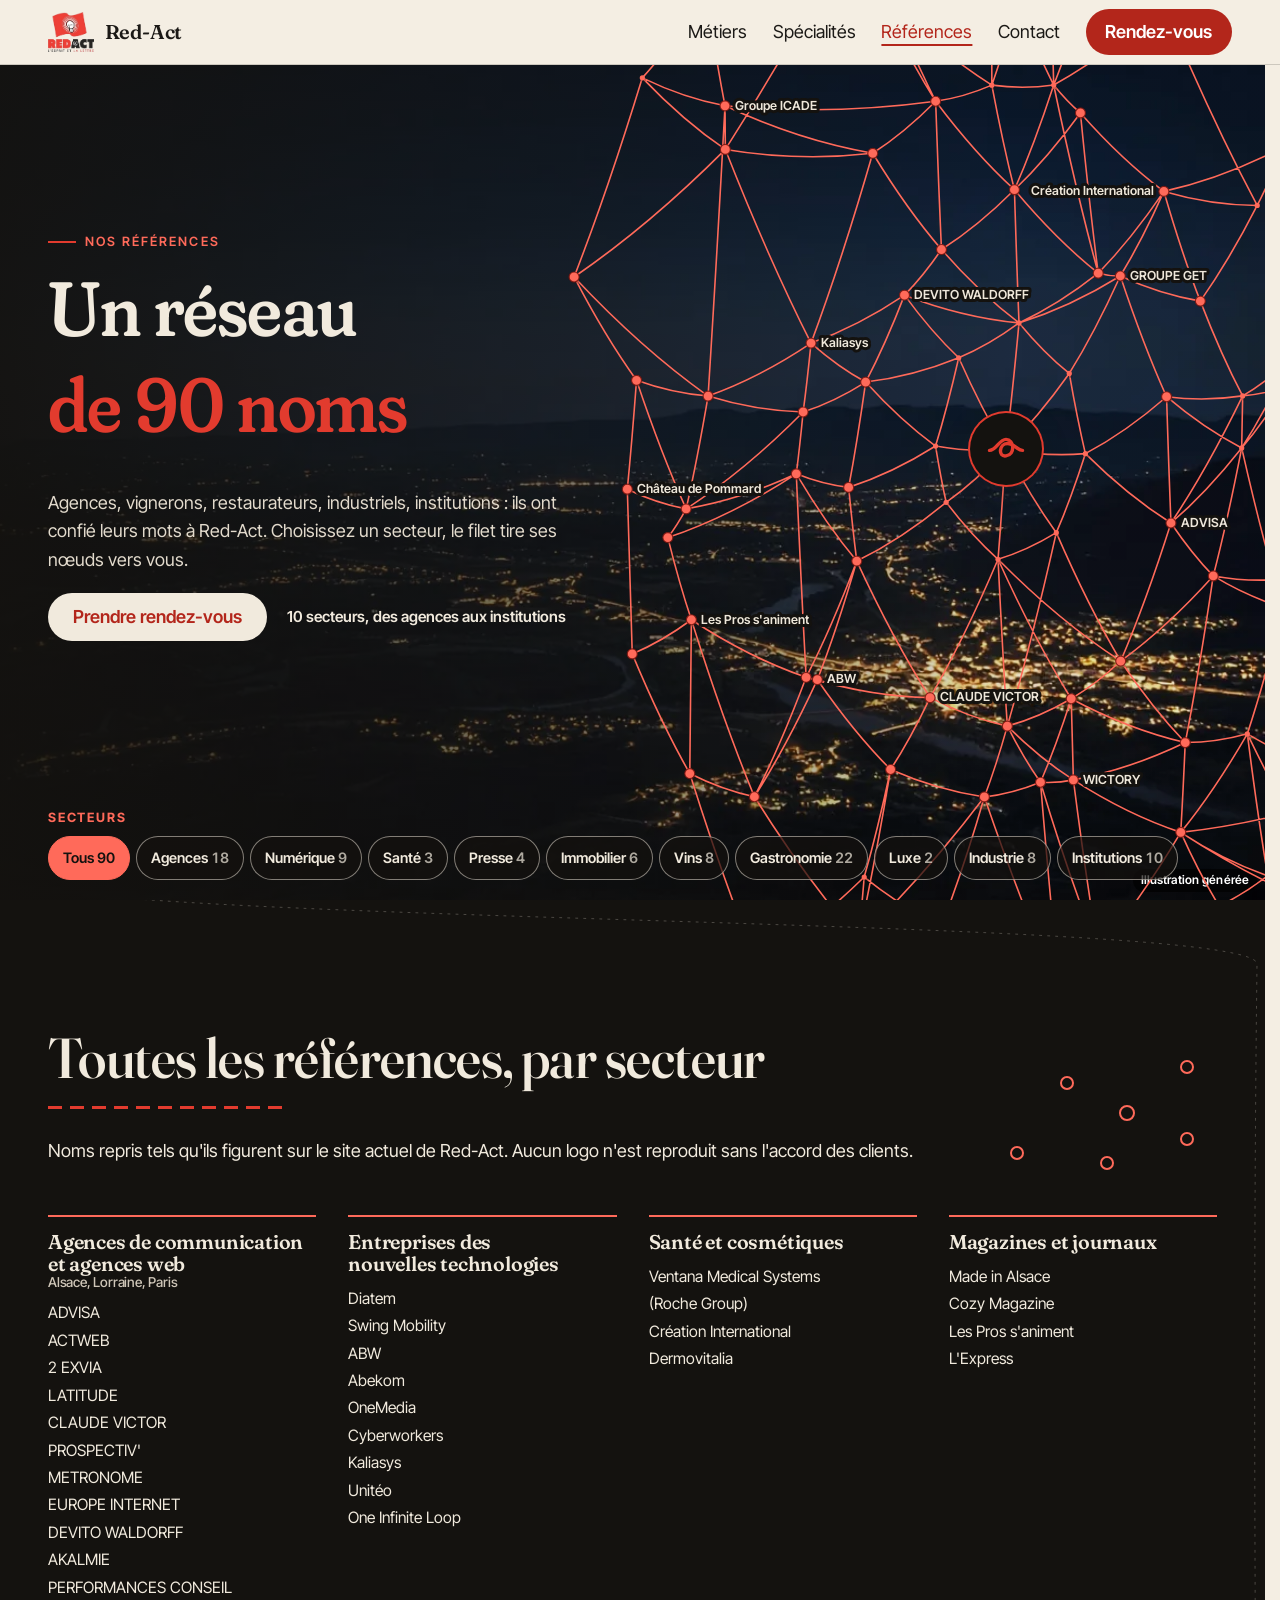
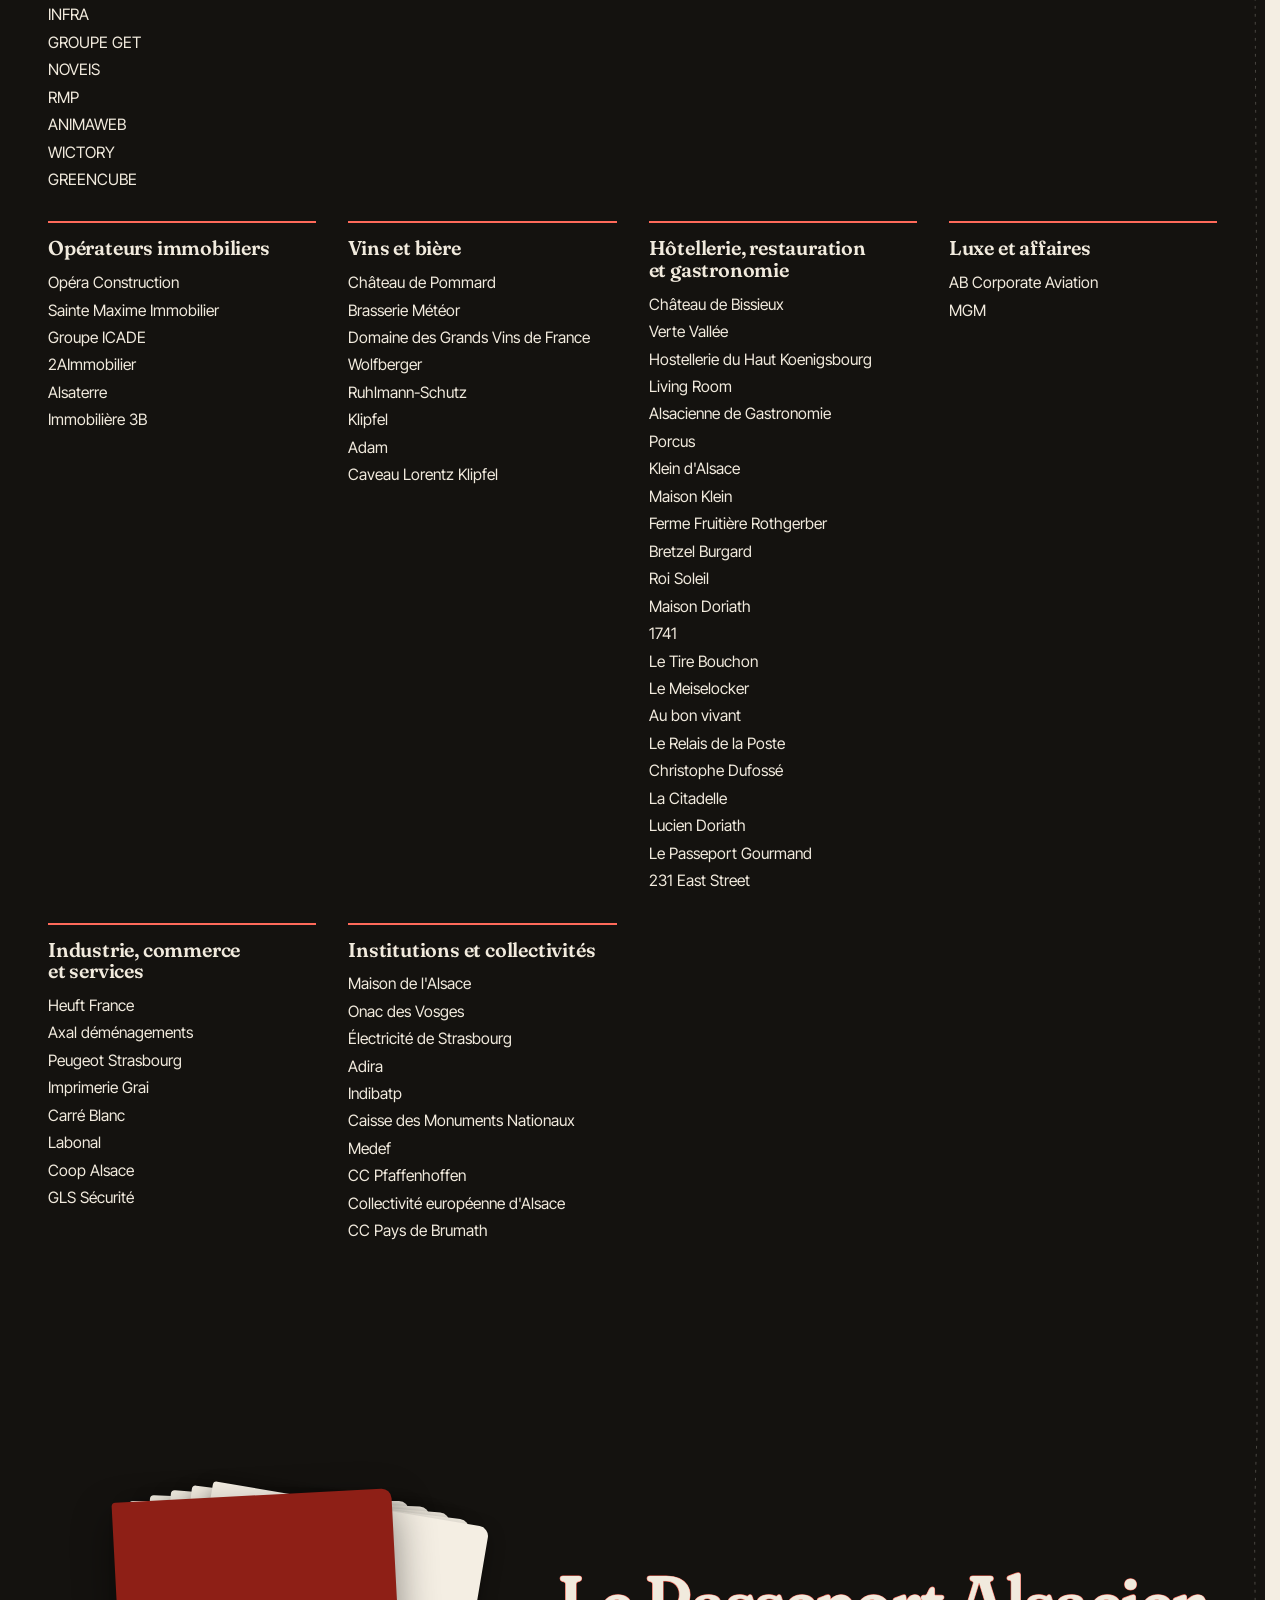
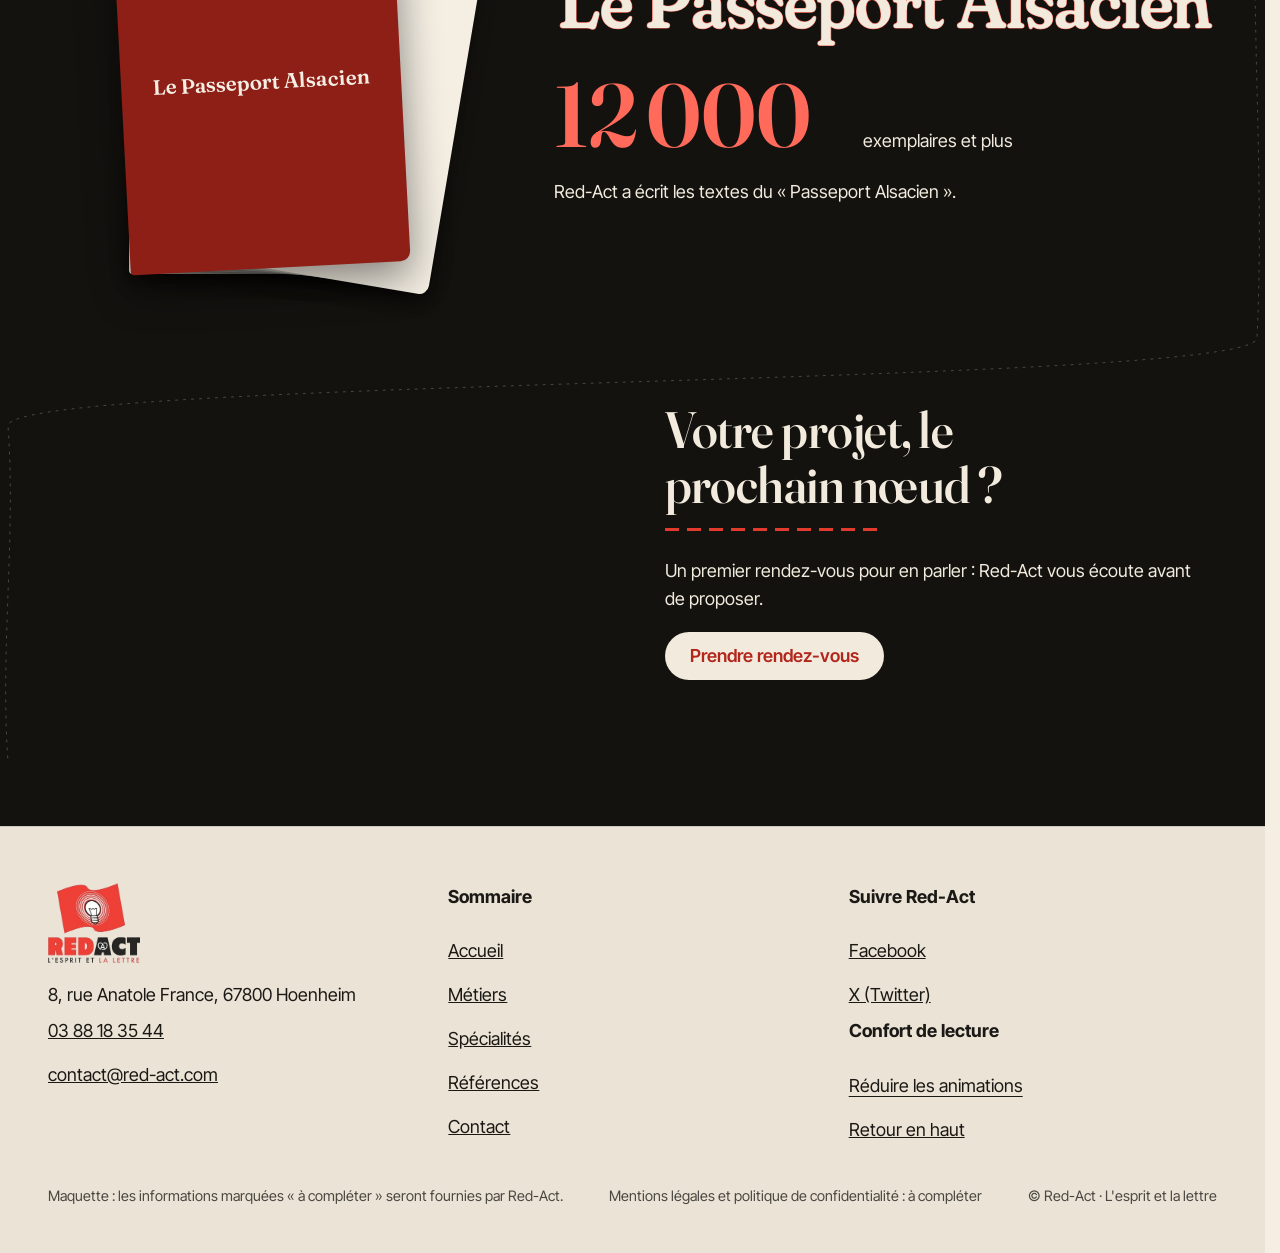
<file: references.html>
<!doctype html>
<html lang="fr" data-v="6" data-curseur>
<head>
<meta charset="utf-8">
<meta name="viewport" content="width=device-width, initial-scale=1, viewport-fit=cover">
<title>Références de Red-Act : 90 clients depuis 2004</title>
<meta name="description" content="Agences, vignerons, restaurateurs, institutions, industriels : le réseau des clients de Red-Act depuis 2004.">
<meta name="robots" content="noindex, nofollow">
<link rel="canonical" href="https://red-act-maquette.vercel.app/references">
<style>:root{--fond:#F4EEE3;--texte:#1B1916;--voile-fond:#1B1916;--ouverture-fond:#F4EEE3;--menu-fond:#1B1916}:root { --entete-h: 72px; --barres-h: 0px; } html { background: var(--fond); color: var(--texte); scrollbar-gutter: stable; } body { margin: 0; background: var(--fond); } html.js:not(.calme):not(.secours):not([data-arrivee="retour"]) [data-anime] { opacity: 0; } html.js:not(.calme):not(.secours):not([data-arrivee="retour"]) [data-anime].vu { opacity: 1; } [data-voile] { position: fixed; inset: 0; z-index: 900; background: var(--voile-fond); transform: translateY(100%); visibility: hidden; pointer-events: none; } html[data-arrivee="voile"]:not(.voile-leve):not(.calme):not(.secours) [data-voile] { transform: none; visibility: visible; } html.calme [data-voile], html.secours [data-voile] { visibility: hidden !important; } .ouverture-panneau { position: fixed; inset: 0; z-index: 850; display: none; place-content: center; justify-items: center; background: var(--ouverture-fond, var(--voile-fond)); color: var(--fond); text-align: center; } html.js[data-arrivee="intro"]:not(.calme):not(.secours):not(.intro-finie) .ouverture-panneau { display: grid; } html.defilement-bloque, html.defilement-bloque body, html.js[data-arrivee="intro"]:not(.calme):not(.secours):not(.intro-finie), html.js[data-arrivee="intro"]:not(.calme):not(.secours):not(.intro-finie) body, html[data-arrivee="voile"]:not(.voile-leve):not(.calme):not(.secours), html[data-arrivee="voile"]:not(.voile-leve):not(.calme):not(.secours) body { overflow: hidden; } html.js[data-arrivee="intro"]:not(.calme):not(.secours):not(.intro-finie) { background-color: var(--ouverture-fond, var(--voile-fond)); } html[data-arrivee="voile"]:not(.voile-leve):not(.calme):not(.secours) { background-color: var(--voile-fond); }</style>
<script>(function () {
var d = document.documentElement, ss = null, ls = null;
try { ss = window.sessionStorage; ls = window.localStorage; } catch (e) {}
d.classList.add('js');
var calme = false;
try { calme = !!ls && ls.getItem('socle:calme') === 'oui'; } catch (e) {}
if (!calme && window.matchMedia && matchMedia('(prefers-reduced-motion: reduce)').matches) calme = true;
if (calme) d.classList.add('calme');
var nav = performance.getEntriesByType ? performance.getEntriesByType('navigation')[0] : null;
var type = nav ? nav.type : 'navigate';
var depart = null;
try { depart = JSON.parse(ss.getItem('socle:depart') || 'null'); ss.removeItem('socle:depart'); } catch (e) {}
if (depart && !(Date.now() - depart.t < 15000)) depart = null;
var retourSection = false;
try { retourSection = !!ss.getItem('socle:calme-retour'); } catch (e) {}
var mode = type === 'back_forward' || retourSection ? 'retour' : type === 'reload' ? 'intro' : depart ? 'voile' : 'intro';
d.setAttribute('data-arrivee', mode);
if (mode === 'voile' && depart.couleur) d.style.setProperty('--voile-fond', depart.couleur);
if (type === 'reload' && 'scrollRestoration' in history) {
if (!retourSection) history.scrollRestoration = 'manual';
}
try {
var choisie = ls && ls.getItem('socle:langue');
var langue = (d.lang || '').slice(0, 2);
if (choisie && choisie !== langue && type === 'navigate' && !depart) {
var alt = document.querySelector('link[rel="alternate"][hreflang="' + choisie + '"]');
if (alt) location.replace(new URL(alt.href).pathname + location.search + location.hash);
}
} catch (e) {}
setTimeout(function () { if (!d.classList.contains('demarre')) d.classList.add('secours'); }, 2000);
})();</script>
<link rel="preload" href="/assets/polices/fraunces.woff2" as="font" type="font/woff2" crossorigin>
<link rel="preload" href="/assets/polices/inter-tight.woff2" as="font" type="font/woff2" crossorigin>
<link rel="stylesheet" href="/assets/css/socle.css?v=6">
<link rel="stylesheet" href="/assets/css/site.css?v=6">
<link rel="modulepreload" href="/assets/js/site.js?v=6">
<link rel="modulepreload" href="/assets/js/socle/index.js?v=6">
<script src="/assets/vendor/gsap.min.js" defer></script>
<script src="/assets/vendor/ScrollTrigger.min.js" defer></script>
<script src="/assets/vendor/SplitText.min.js" defer></script>
<script type="module" src="/assets/js/site.js?v=6"></script>
<meta name="theme-color" content="#F4EEE3">
<link rel="icon" href="/assets/images/favicon-32.png" sizes="32x32" type="image/png">
<link rel="icon" href="/assets/images/favicon-192.png" sizes="192x192" type="image/png">
<link rel="apple-touch-icon" href="/assets/images/apple-touch-icon.png">
<meta property="og:type" content="website">
<meta property="og:site_name" content="Red-Act">
<meta property="og:locale" content="fr_FR">
<meta property="og:title" content="Références de Red-Act : 90 clients depuis 2004">
<meta property="og:description" content="Agences, vignerons, restaurateurs, institutions, industriels : le réseau des clients de Red-Act depuis 2004.">
<meta property="og:url" content="https://red-act-maquette.vercel.app/references">
<meta property="og:image" content="https://red-act-maquette.vercel.app/assets/partage/references-fr.jpg">
<meta property="og:image:width" content="1200">
<meta property="og:image:height" content="630">
<meta property="og:image:alt" content="Le réseau des références de Red-Act, villes reliées par des routes de lumière">
<meta name="twitter:card" content="summary_large_image">
<script type="application/ld+json">{"@context":"https://schema.org","@type":"ProfessionalService","name":"Red-Act","slogan":"L'esprit et la lettre","description":"Conseil en communication, rédaction et community management à Strasbourg, en Alsace et dans le Grand-Est, depuis 2004.","url":"https://red-act-maquette.vercel.app/","telephone":"+33388183544","email":"contact@red-act.com","foundingDate":"2004-08","founder":{"@type":"Person","name":"Stéphane Bourhis","jobTitle":"Conseil en communication"},"address":{"@type":"PostalAddress","streetAddress":"8, rue Anatole France","postalCode":"67800","addressLocality":"Hoenheim","addressCountry":"FR"},"areaServed":["Strasbourg","Alsace","Grand-Est"],"sameAs":["https://www.facebook.com/RedActalsace","https://twitter.com/red_act"]}</script>
</head>
<body id="haut">
<div data-voile data-forme="trame" aria-hidden="true"><div class="voile-contenu"><svg class="voile-noeud" viewBox="0 0 64 64" width="56" height="56" aria-hidden="true"><use href="#noeud"/></svg><span data-voile-libelle>Références</span></div></div>
<svg width="0" height="0" style="position:absolute" aria-hidden="true"><defs><symbol id="noeud" viewBox="0 0 64 64"><path d="M8 34 C 18 34 22 18 32 18 C 44 18 46 40 32 42 C 20 44 22 24 34 24 C 44 24 48 34 56 34" fill="none" stroke="currentColor" stroke-width="5" stroke-linecap="round"/></symbol></defs></svg>
<div class="ouverture-panneau" data-ouverture aria-hidden="true">
  <div class="intro-scene">
  <svg class="intro-mot" viewBox="0 0 640 200" width="640" height="200">
    <path class="intro-fil-entree" d="M-20 150 C 40 150 60 140 80 128" fill="none"/>
    <text class="intro-red" x="78" y="140">Red</text>
    <text class="intro-act" x="372" y="140">Act</text>
  </svg>
  <span class="intro-noeud" data-ouverture-objet><svg viewBox="0 0 64 64" width="64" height="64"><use href="#noeud"/></svg></span>
  </div>
  <p class="ouverture-ligne">Savoir faire &amp; faire savoir</p>
</div>
<a class="evitement" href="#contenu">Aller au contenu</a>
<header data-entete>
  <div class="entete-rangee">
    <a class="entete-logo" href="/" data-libelle="Accueil">
      <img src="/assets/images/logo.png" alt="" width="46" height="40"><span>Red-Act</span>
    </a>
    <nav data-nav aria-label="Navigation principale">
      <ul><li><a href="/metiers" data-libelle="Métiers">Métiers</a></li><li><a href="/specialites" data-libelle="Spécialités">Spécialités</a></li><li><a href="/references" data-libelle="Références" aria-current="page">Références</a></li><li><a href="/contact" data-libelle="Contact">Contact</a></li></ul>
    </nav>
    <div class="entete-actions">
      <a class="bouton" href="/contact#rendez-vous" data-libelle="Contact">Rendez-vous</a>
      <button type="button" data-menu-bouton aria-controls="menu" aria-expanded="false" data-libelle-ouvrir="Menu" data-libelle-fermer="Fermer"><span data-libelle-bouton>Menu</span></button>
      <a class="menu-sansjs" href="#menu" data-menu-lien>Menu</a>
    </div>
  </div>
</header>
<script>/* Avant le premier affichage : rangées de la navigation (même règle que ajusterNav dans assets/js/socle/entete.js)
   et hauteur réelle de l'en-tête, pour que rien ne saute quand le JavaScript du site prend la main. */
(function () {
  var h = document.documentElement, u = document.querySelector('[data-nav] ul'), e = document.querySelector('[data-entete]');
  if (u) {
    var deborde = function () { return u.scrollWidth > u.clientWidth + 1; }, c = deborde();
    if (c && window.matchMedia('(min-width: 900px)').matches) {
      h.classList.add('nav-deux-rangees'); c = deborde();
      if (c) { h.classList.add('nav-deux-lignes'); var a = u.querySelector('a'); c = !a || u.getBoundingClientRect().height > a.getBoundingClientRect().height * 2.5; }
      if (c) h.classList.remove('nav-deux-rangees', 'nav-deux-lignes');
    }
    if (c) h.classList.add('nav-compacte');
  }
  if (e) h.style.setProperty('--entete-h', Math.round(e.getBoundingClientRect().height) + 'px');
})();</script>
<span id="menu-ferme" aria-hidden="true"></span>
<div id="menu" data-menu role="dialog" aria-modal="true" aria-label="Menu">
  <p class="menu-sansjs-fermer"><a href="#menu-ferme">Fermer</a></p>
  <ul><li style="--i:0"><a href="/" class="menu-lien" data-libelle="Accueil">Accueil</a></li><li style="--i:1"><a href="/metiers" class="menu-lien" data-libelle="Métiers">Métiers</a></li><li style="--i:2"><a href="/specialites" class="menu-lien" data-libelle="Spécialités">Spécialités</a></li><li style="--i:3"><a href="/references" class="menu-lien" data-libelle="Références" aria-current="page">Références</a></li><li style="--i:4"><a href="/contact" class="menu-lien" data-libelle="Contact">Contact</a></li></ul>
  <p><a class="bouton" href="tel:+33388183544">Appeler 03 88 18 35 44</a></p>
  <p class="menu-adresse">8, rue Anatole France, 67800 Hoenheim<br><a href="mailto:contact@red-act.com">contact@red-act.com</a></p>
  <p><button type="button" class="lien" data-calme-bascule data-libelle-reduire="Réduire les animations" data-libelle-retablir="Rétablir les animations" data-libelle-systeme="Animations réduites par le réglage de votre appareil"><span data-libelle-bouton>Réduire les animations</span></button></p>
</div>
<main id="contenu" tabindex="-1">
<div class="fil-racine page-nuit" data-grille="fil">
<section class="tete-ref" id="debut" data-fil="gauche">
  <div class="tete-ref-scene" data-grille="manipuler">
    <figure class="media tete-ref-media" data-grok style="--cadrage:60% 60%;--cadrage-mobile:50% 70%">
  <picture><source media="(max-width: 760px) and (orientation: portrait)" srcset="/assets/images/grok/references-ouverture-mobile-480.webp 480w, /assets/images/grok/references-ouverture-mobile-657.webp 657w" sizes="100vw">
    <img src="/assets/images/grok/references-ouverture-1168.webp" srcset="/assets/images/grok/references-ouverture-640.webp 640w, /assets/images/grok/references-ouverture-960.webp 960w, /assets/images/grok/references-ouverture-1168.webp 1168w" sizes="100vw" alt="Vue de nuit d&#39;une plaine, villes reliées par des routes de lumière" width="1168" height="784" fetchpriority="high" loading="eager" decoding="async">
  </picture><figcaption class="mention-ia">Illustration générée</figcaption>
</figure>
    <canvas class="filet" data-effet="filet-references" data-souris data-filet="ADVISA~agences|ACTWEB~agences|2 EXVIA~agences|LATITUDE~agences|CLAUDE VICTOR~agences|PROSPECTIV&#39;~agences|METRONOME~agences|EUROPE INTERNET~agences|DEVITO WALDORFF~agences|AKALMIE~agences|PERFORMANCES CONSEIL~agences|INFRA~agences|GROUPE GET~agences|NOVEIS~agences|RMP~agences|ANIMAWEB~agences|WICTORY~agences|GREENCUBE~agences|Diatem~numerique|Swing Mobility~numerique|ABW~numerique|Abekom~numerique|OneMedia~numerique|Cyberworkers~numerique|Kaliasys~numerique|Unitéo~numerique|One Infinite Loop~numerique|Ventana Medical Systems (Roche Group)~sante|Création International~sante|Dermovitalia~sante|Made in Alsace~presse|Cozy Magazine~presse|Les Pros s&#39;animent~presse|L&#39;Express~presse|Opéra Construction~immobilier|Sainte Maxime Immobilier~immobilier|Groupe ICADE~immobilier|2AImmobilier~immobilier|Alsaterre~immobilier|Immobilière 3B~immobilier|Château de Pommard~vins|Brasserie Météor~vins|Domaine des Grands Vins de France~vins|Wolfberger~vins|Ruhlmann-Schutz~vins|Klipfel~vins|Adam~vins|Caveau Lorentz Klipfel~vins|Château de Bissieux~gastronomie|Verte Vallée~gastronomie|Hostellerie du Haut Koenigsbourg~gastronomie|Living Room~gastronomie|Alsacienne de Gastronomie~gastronomie|Porcus~gastronomie|Klein d&#39;Alsace~gastronomie|Maison Klein~gastronomie|Ferme Fruitière Rothgerber~gastronomie|Bretzel Burgard~gastronomie|Roi Soleil~gastronomie|Maison Doriath~gastronomie|1741~gastronomie|Le Tire Bouchon~gastronomie|Le Meiselocker~gastronomie|Au bon vivant~gastronomie|Le Relais de la Poste~gastronomie|Christophe Dufossé~gastronomie|La Citadelle~gastronomie|Lucien Doriath~gastronomie|Le Passeport Gourmand~gastronomie|231 East Street~gastronomie|AB Corporate Aviation~luxe|MGM~luxe|Heuft France~industrie|Axal déménagements~industrie|Peugeot Strasbourg~industrie|Imprimerie Grai~industrie|Carré Blanc~industrie|Labonal~industrie|Coop Alsace~industrie|GLS Sécurité~industrie|Maison de l&#39;Alsace~institutions|Onac des Vosges~institutions|Électricité de Strasbourg~institutions|Adira~institutions|Indibatp~institutions|Caisse des Monuments Nationaux~institutions|Medef~institutions|CC Pfaffenhoffen~institutions|Collectivité européenne d&#39;Alsace~institutions|CC Pays de Brumath~institutions" role="img" aria-label="Filet des 90 références de Red-Act" data-audit-ignorer></canvas>
    <span class="filet-noeud" data-iris-centre="disque" aria-hidden="true"><svg viewBox="0 0 64 64" width="44" height="44"><use href="#noeud"/></svg></span>
  </div>
  <div class="conteneur tete-ref-texte">
    <p class="surtitre tete-suite" data-anime="gsap">Nos références</p>
    <h1 class="titre-souple" data-axe><span class="ligne-masque"><span class="hero-ligne" data-anime="gsap">Un réseau</span></span><span class="ligne-masque"><span class="hero-ligne hero-ligne--rouge" data-anime="gsap">de 90 noms</span></span></h1>
    <p class="tete-suite masque-ecran-bas" data-anime="gsap">Agences, vignerons, restaurateurs, industriels, institutions : ils ont confié leurs mots à Red-Act. Choisissez un secteur, le filet tire ses nœuds vers vous.</p>
    <p class="hero-actions tete-suite" data-anime="gsap">
      <a href="/contact#rendez-vous" class="bouton" data-libelle="Contact" data-action-principale data-survol="magnetique">Prendre rendez-vous</a>
      <span class="hero-info" data-info-cle>10 secteurs, des agences aux institutions</span>
    </p>
  </div>
  <div class="conteneur filtres-cadre">
    <p class="filtres-titre" id="filtres-titre">Secteurs</p>
    <ul class="filtres" aria-labelledby="filtres-titre" data-anime="cascade">
      <li><button type="button" class="filtre" data-filtre="" aria-pressed="true">Tous <span>90</span></button></li>
      <li><button type="button" class="filtre" data-filtre="agences" aria-pressed="false">Agences <span>18</span></button></li><li><button type="button" class="filtre" data-filtre="numerique" aria-pressed="false">Numérique <span>9</span></button></li><li><button type="button" class="filtre" data-filtre="sante" aria-pressed="false">Santé <span>3</span></button></li><li><button type="button" class="filtre" data-filtre="presse" aria-pressed="false">Presse <span>4</span></button></li><li><button type="button" class="filtre" data-filtre="immobilier" aria-pressed="false">Immobilier <span>6</span></button></li><li><button type="button" class="filtre" data-filtre="vins" aria-pressed="false">Vins <span>8</span></button></li><li><button type="button" class="filtre" data-filtre="gastronomie" aria-pressed="false">Gastronomie <span>22</span></button></li><li><button type="button" class="filtre" data-filtre="luxe" aria-pressed="false">Luxe <span>2</span></button></li><li><button type="button" class="filtre" data-filtre="industrie" aria-pressed="false">Industrie <span>8</span></button></li><li><button type="button" class="filtre" data-filtre="institutions" aria-pressed="false">Institutions <span>10</span></button></li>
    </ul>
  </div>
</section>
<section class="liste-ref conteneur" id="liste" data-fil="droite">
  <div class="liste-ref-tete">
    <div>
      <h2 class="titre-souple" data-axe data-anime="lignes">Toutes les références, par secteur</h2>
      <p data-anime>Noms repris tels qu&#39;ils figurent sur le site actuel de Red-Act. Aucun logo n&#39;est reproduit sans l&#39;accord des clients.</p>
    </div>
    <svg class="liste-filet" viewBox="0 0 220 140" aria-hidden="true" data-visuel data-fx="trace"><path data-fx-trait d="M20 110 L70 40 L130 70 L190 24 M70 40 L110 120 L130 70 M110 120 L190 96 L190 24 M20 110 L110 120"/><circle cx="20" cy="110" r="6"/><circle cx="70" cy="40" r="6"/><circle cx="130" cy="70" r="7"/><circle cx="190" cy="24" r="6"/><circle cx="110" cy="120" r="6"/><circle cx="190" cy="96" r="6"/></svg>
  </div>
  <div class="secteurs" data-anime="cascade" aria-live="polite">
    <article class="secteur" data-secteur="agences" id="secteur-agences">
      <h3>Agences de communication et agences web <small>Alsace, Lorraine, Paris</small></h3>
      <ul><li>ADVISA</li><li>ACTWEB</li><li>2 EXVIA</li><li>LATITUDE</li><li>CLAUDE VICTOR</li><li>PROSPECTIV&#39;</li><li>METRONOME</li><li>EUROPE INTERNET</li><li>DEVITO WALDORFF</li><li>AKALMIE</li><li>PERFORMANCES CONSEIL</li><li>INFRA</li><li>GROUPE GET</li><li>NOVEIS</li><li>RMP</li><li>ANIMAWEB</li><li>WICTORY</li><li>GREENCUBE</li></ul>
    </article><article class="secteur" data-secteur="numerique" id="secteur-numerique">
      <h3>Entreprises des nouvelles technologies</h3>
      <ul><li>Diatem</li><li>Swing Mobility</li><li>ABW</li><li>Abekom</li><li>OneMedia</li><li>Cyberworkers</li><li>Kaliasys</li><li>Unitéo</li><li>One Infinite Loop</li></ul>
    </article><article class="secteur" data-secteur="sante" id="secteur-sante">
      <h3>Santé et cosmétiques</h3>
      <ul><li>Ventana Medical Systems (Roche Group)</li><li>Création International</li><li>Dermovitalia</li></ul>
    </article><article class="secteur" data-secteur="presse" id="secteur-presse">
      <h3>Magazines et journaux</h3>
      <ul><li>Made in Alsace</li><li>Cozy Magazine</li><li>Les Pros s&#39;animent</li><li>L&#39;Express</li></ul>
    </article><article class="secteur" data-secteur="immobilier" id="secteur-immobilier">
      <h3>Opérateurs immobiliers</h3>
      <ul><li>Opéra Construction</li><li>Sainte Maxime Immobilier</li><li>Groupe ICADE</li><li>2AImmobilier</li><li>Alsaterre</li><li>Immobilière 3B</li></ul>
    </article><article class="secteur" data-secteur="vins" id="secteur-vins">
      <h3>Vins et bière</h3>
      <ul><li>Château de Pommard</li><li>Brasserie Météor</li><li>Domaine des Grands Vins de France</li><li>Wolfberger</li><li>Ruhlmann-Schutz</li><li>Klipfel</li><li>Adam</li><li>Caveau Lorentz Klipfel</li></ul>
    </article><article class="secteur" data-secteur="gastronomie" id="secteur-gastronomie">
      <h3>Hôtellerie, restauration et gastronomie</h3>
      <ul><li>Château de Bissieux</li><li>Verte Vallée</li><li>Hostellerie du Haut Koenigsbourg</li><li>Living Room</li><li>Alsacienne de Gastronomie</li><li>Porcus</li><li>Klein d&#39;Alsace</li><li>Maison Klein</li><li>Ferme Fruitière Rothgerber</li><li>Bretzel Burgard</li><li>Roi Soleil</li><li>Maison Doriath</li><li>1741</li><li>Le Tire Bouchon</li><li>Le Meiselocker</li><li>Au bon vivant</li><li>Le Relais de la Poste</li><li>Christophe Dufossé</li><li>La Citadelle</li><li>Lucien Doriath</li><li>Le Passeport Gourmand</li><li>231 East Street</li></ul>
    </article><article class="secteur" data-secteur="luxe" id="secteur-luxe">
      <h3>Luxe et affaires</h3>
      <ul><li>AB Corporate Aviation</li><li>MGM</li></ul>
    </article><article class="secteur" data-secteur="industrie" id="secteur-industrie">
      <h3>Industrie, commerce et services</h3>
      <ul><li>Heuft France</li><li>Axal déménagements</li><li>Peugeot Strasbourg</li><li>Imprimerie Grai</li><li>Carré Blanc</li><li>Labonal</li><li>Coop Alsace</li><li>GLS Sécurité</li></ul>
    </article><article class="secteur" data-secteur="institutions" id="secteur-institutions">
      <h3>Institutions et collectivités</h3>
      <ul><li>Maison de l&#39;Alsace</li><li>Onac des Vosges</li><li>Électricité de Strasbourg</li><li>Adira</li><li>Indibatp</li><li>Caisse des Monuments Nationaux</li><li>Medef</li><li>CC Pfaffenhoffen</li><li>Collectivité européenne d&#39;Alsace</li><li>CC Pays de Brumath</li></ul>
    </article>
  </div>
</section>
<section class="passeport conteneur" id="passeport" data-fil="droite">
  <div class="passeport-carnet" aria-hidden="true" data-visuel>
    <span class="carnet-page" style="--i:0"></span><span class="carnet-page" style="--i:1"></span><span class="carnet-page" style="--i:2"></span><span class="carnet-page" style="--i:3"></span><span class="carnet-page" style="--i:4"></span>
    <span class="carnet-couverture" data-effet="carnet"><span>Le Passeport Alsacien</span></span>
  </div>
  <div>
    <h2 class="titre-fil" data-titre-fil data-effet="titre-au-fil" data-grille="typo"><span class="visuellement-cache">Le Passeport Alsacien</span><svg class="titre-fil-svg" aria-hidden="true" viewBox="0 0 1300 140" preserveAspectRatio="xMinYMid meet"><text x="4" y="108">Le Passeport Alsacien</text></svg></h2>
    <p class="passeport-chiffre"><strong class="chiffre">12 000</strong> <span>exemplaires et plus</span></p>
    <p data-anime>Red-Act a écrit les textes du « Passeport Alsacien ».</p>
  </div>
</section>
<section class="autres conteneur" id="et-aussi" data-fil="gauche">
  <div class="autres-noeud" aria-hidden="true" data-visuel>
    <svg viewBox="0 0 400 260" data-fx="trace"><path data-fx-trait d="M-10 150 C 70 150 110 60 190 70 C 270 80 260 190 200 190 C 140 190 140 110 210 100 C 290 90 330 160 410 150"/></svg>
  </div>
  <div>
    <h2 class="titre-souple" data-axe data-anime="lignes">Votre projet, le prochain nœud ?</h2>
    <p data-anime>Un premier rendez-vous pour en parler : Red-Act vous écoute avant de proposer.</p>
    <p class="fin-actions" data-anime><a href="/contact#rendez-vous" class="bouton bouton--clair" data-libelle="Contact" data-survol="magnetique">Prendre rendez-vous</a></p>
  </div>
</section>
</div>
</main>
<footer class="pied" id="pied">
  <div class="conteneur pied-grille">
    <div>
      <p class="pied-marque"><img src="/assets/images/logo.png" alt="Red-Act, l'esprit et la lettre" width="92" height="80"></p>
      <p>8, rue Anatole France, 67800 Hoenheim<br><a href="tel:+33388183544">03 88 18 35 44</a><br><a href="mailto:contact@red-act.com">contact@red-act.com</a></p>
    </div>
    <nav aria-label="Sommaire">
      <p><strong>Sommaire</strong></p>
      <ul><li><a href="/" data-libelle="Accueil">Accueil</a></li><li><a href="/metiers" data-libelle="Métiers">Métiers</a></li><li><a href="/specialites" data-libelle="Spécialités">Spécialités</a></li><li><a href="/references" data-libelle="Références" aria-current="page">Références</a></li><li><a href="/contact" data-libelle="Contact">Contact</a></li></ul>
    </nav>
    <div>
      <p><strong>Suivre Red-Act</strong></p>
      <ul><li><a href="https://www.facebook.com/RedActalsace" target="_blank" rel="noopener">Facebook<span class="visuellement-cache"> (nouvel onglet)</span></a></li><li><a href="https://twitter.com/red_act" target="_blank" rel="noopener">X (Twitter)<span class="visuellement-cache"> (nouvel onglet)</span></a></li></ul>
      <p><strong>Confort de lecture</strong></p>
      <ul>
        <li><button type="button" class="lien" data-calme-bascule data-libelle-reduire="Réduire les animations" data-libelle-retablir="Rétablir les animations" data-libelle-systeme="Animations réduites par le réglage de votre appareil"><span data-libelle-bouton>Réduire les animations</span></button></li>
        <li><a href="#haut" data-sans-transition>Retour en haut</a></li>
      </ul>
    </div>
  </div>
  <div class="conteneur pied-bas"><p>Maquette : les informations marquées « à compléter » seront fournies par Red-Act.</p><p>Mentions légales et politique de confidentialité : à compléter</p><p>© Red-Act · L&#39;esprit et la lettre</p></div>
</footer>
<div data-barre-fixe>
  <a class="bouton bouton--contour" href="tel:+33388183544">Appeler</a>
  <a class="bouton" href="/contact#rendez-vous" data-libelle="Contact">Rendez-vous</a>
</div>
</body>
</html>
</file>
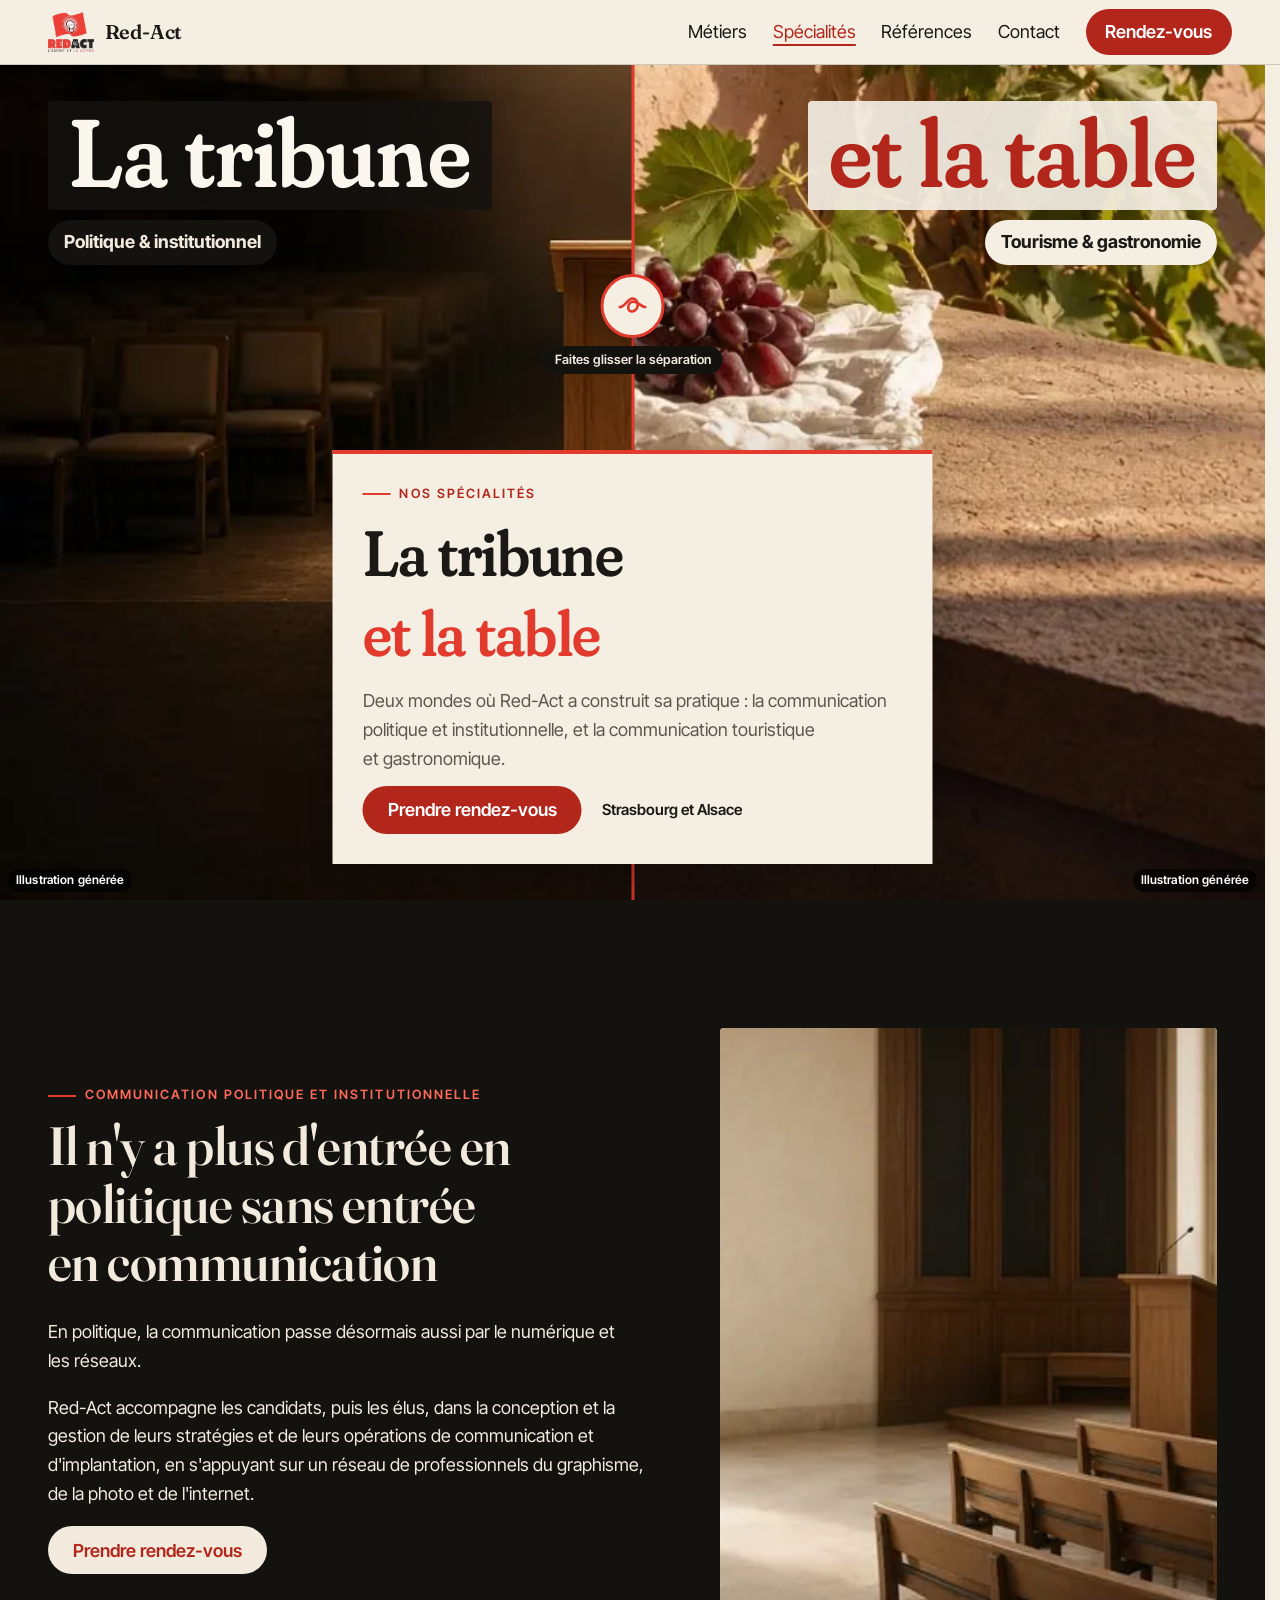
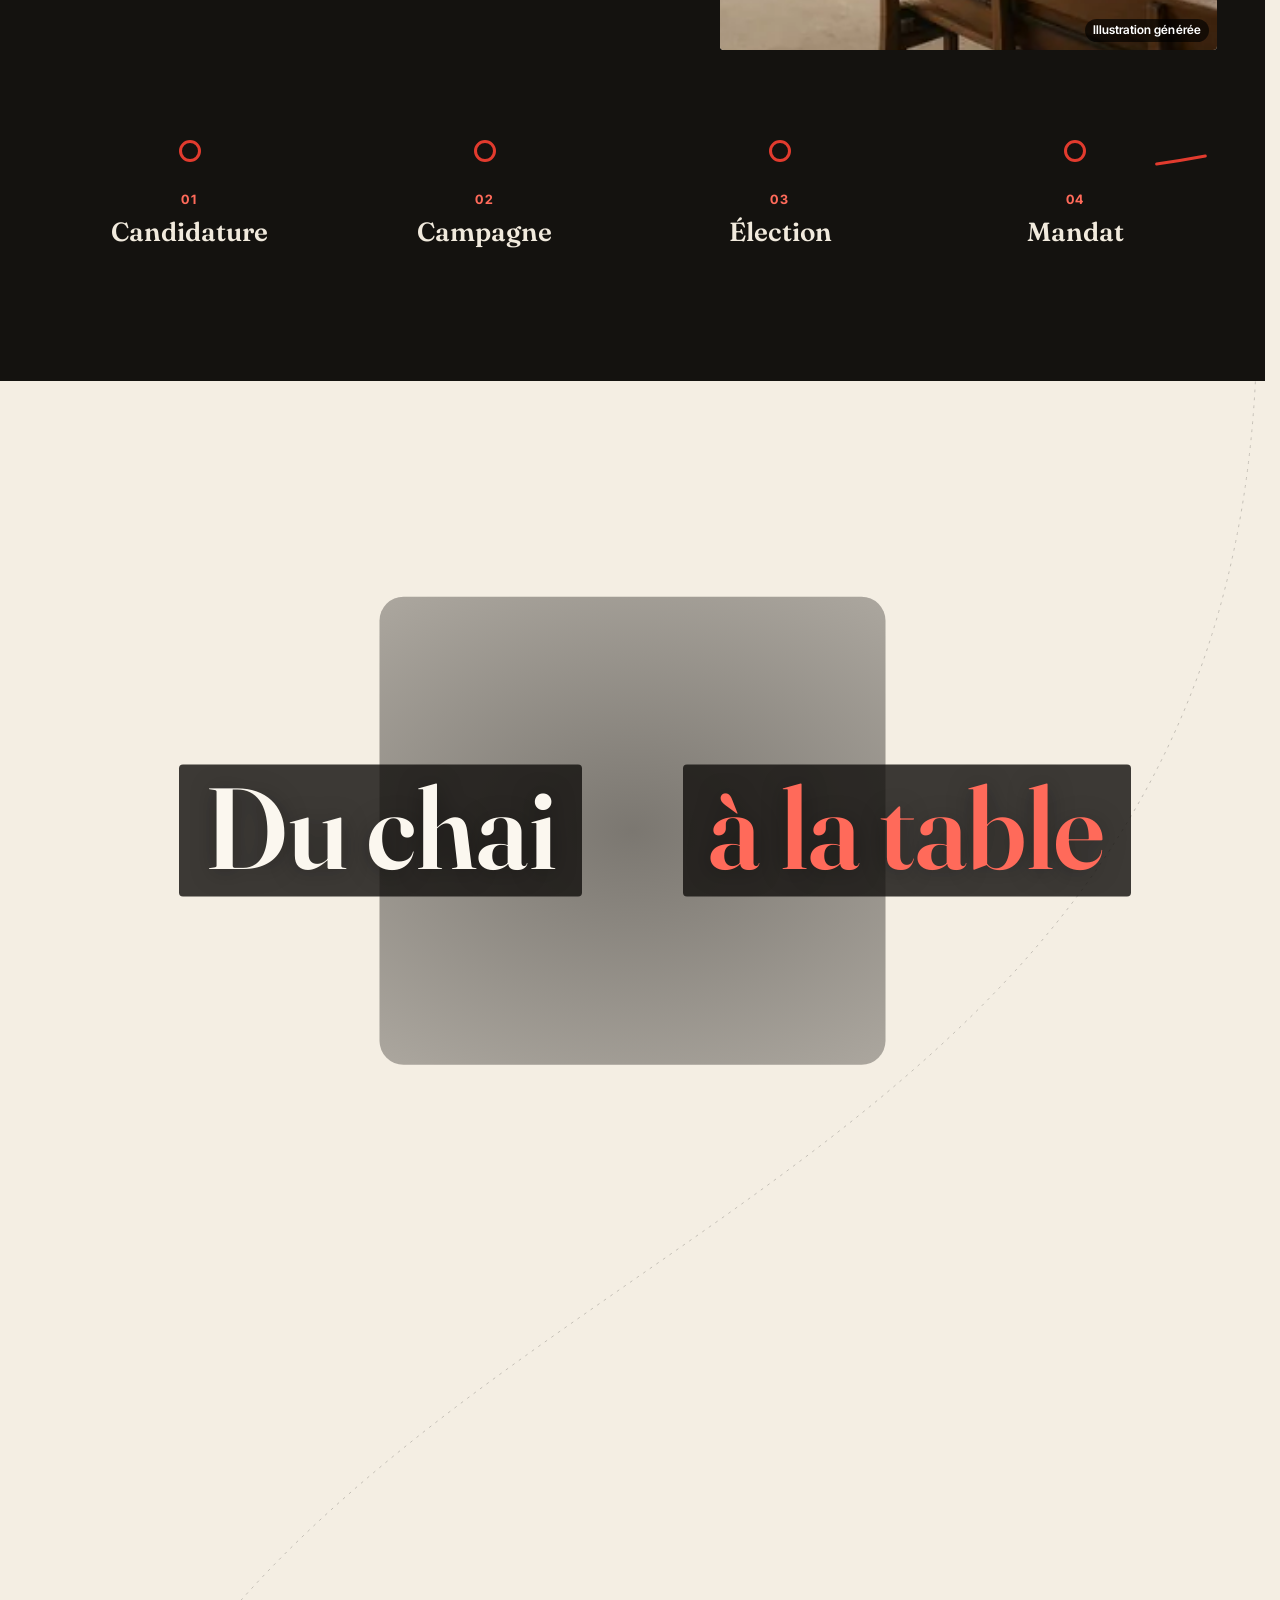
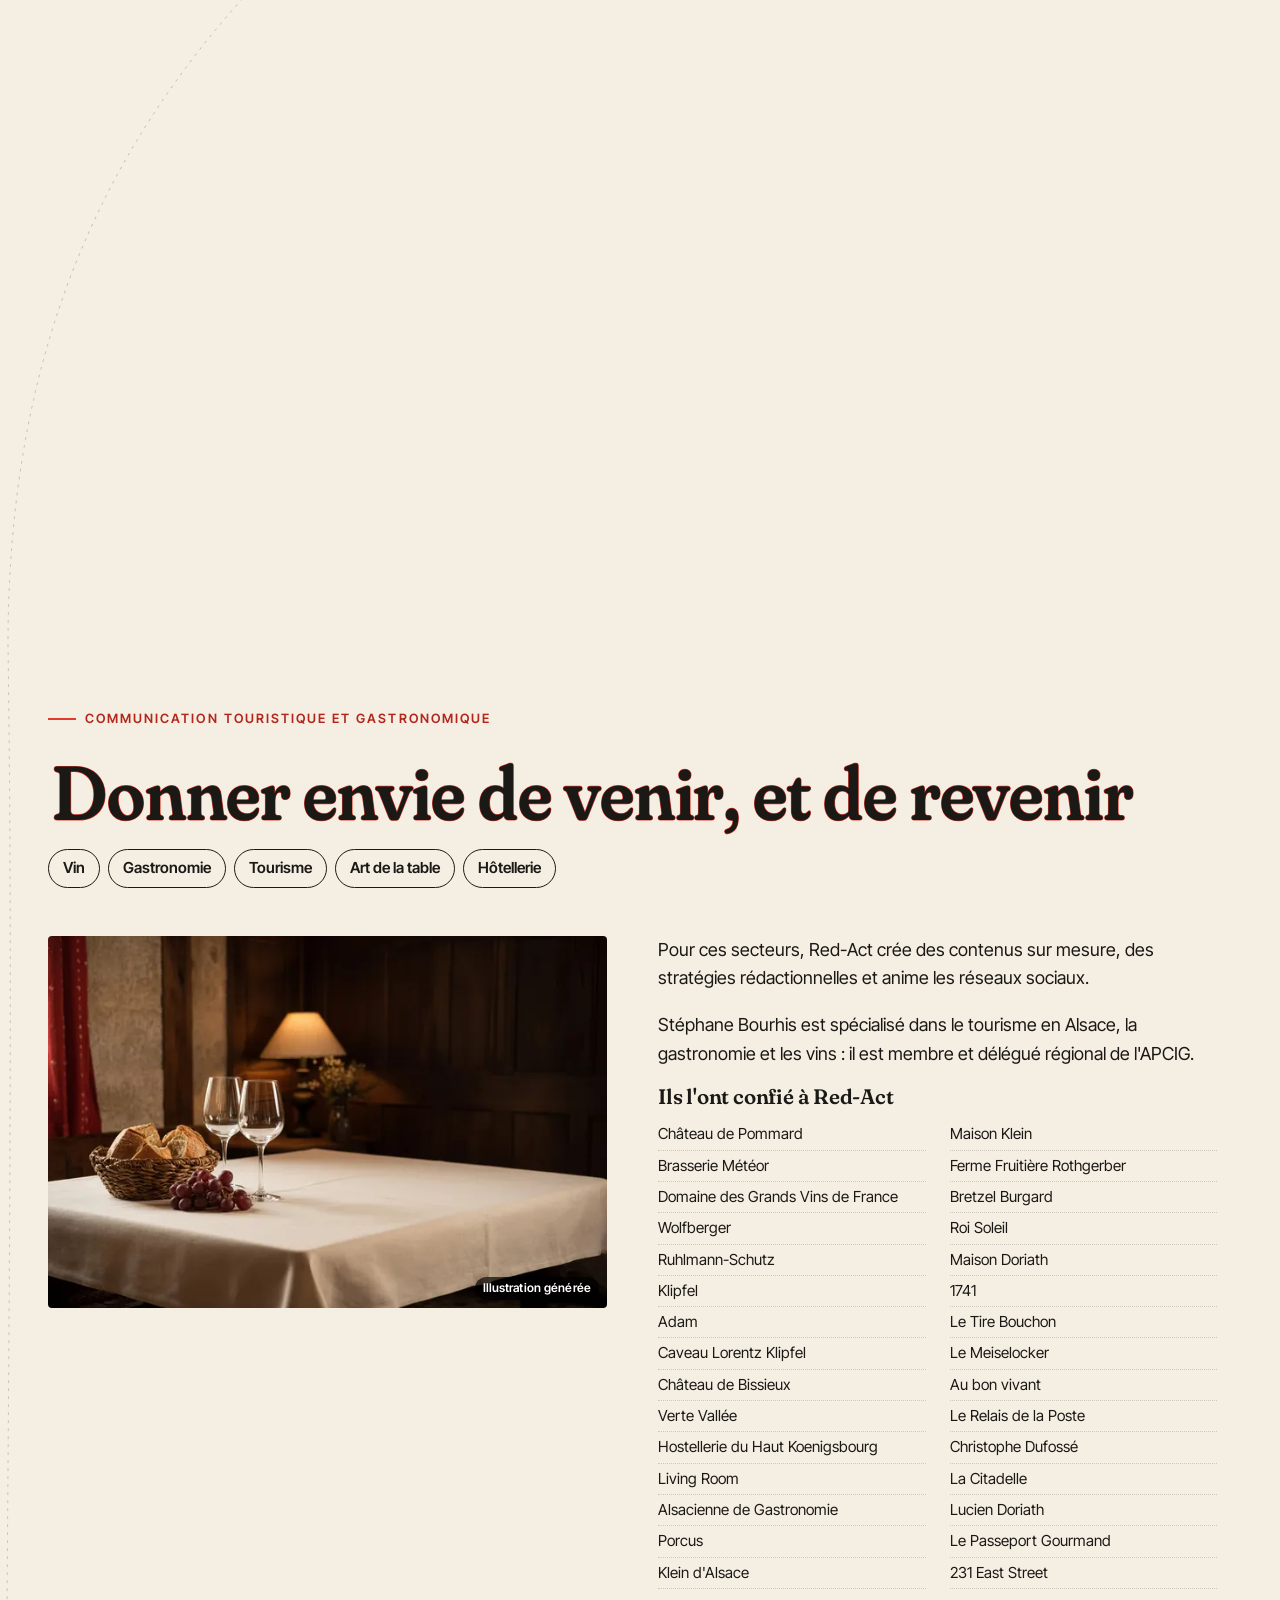
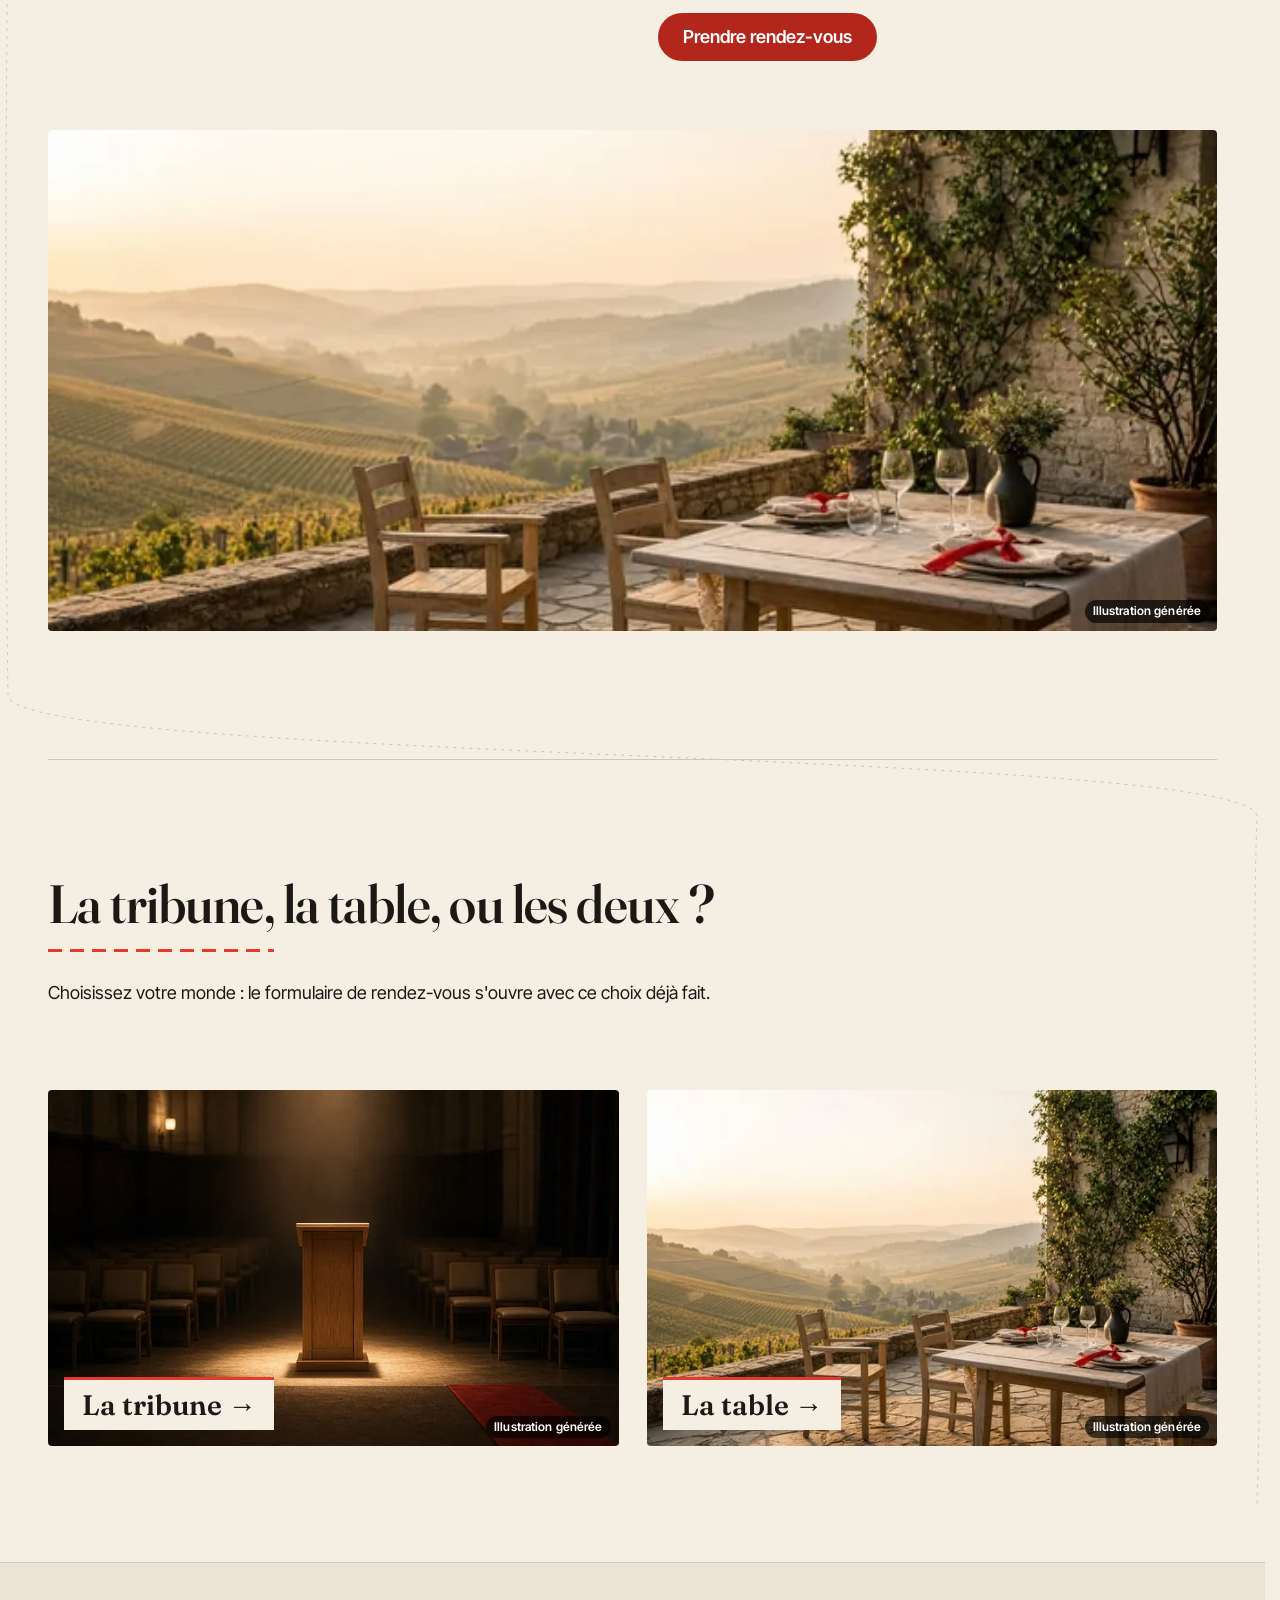
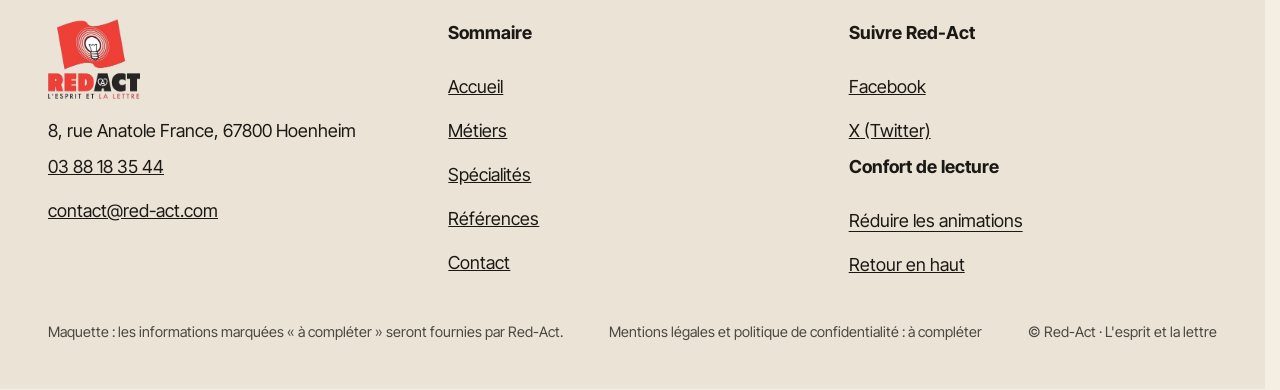
<file: specialites.html>
<!doctype html>
<html lang="fr" data-v="6" data-curseur>
<head>
<meta charset="utf-8">
<meta name="viewport" content="width=device-width, initial-scale=1, viewport-fit=cover">
<title>Spécialités de Red-Act : communication politique, tourisme et gastronomie</title>
<meta name="description" content="Communication politique et institutionnelle, communication touristique et gastronomique : les deux spécialités de Red-Act, en Alsace et dans les régions voisines.">
<meta name="robots" content="noindex, nofollow">
<link rel="canonical" href="https://red-act-maquette.vercel.app/specialites">
<style>:root{--fond:#F4EEE3;--texte:#1B1916;--voile-fond:#1B1916;--ouverture-fond:#F4EEE3;--menu-fond:#1B1916}:root { --entete-h: 72px; --barres-h: 0px; } html { background: var(--fond); color: var(--texte); scrollbar-gutter: stable; } body { margin: 0; background: var(--fond); } html.js:not(.calme):not(.secours):not([data-arrivee="retour"]) [data-anime] { opacity: 0; } html.js:not(.calme):not(.secours):not([data-arrivee="retour"]) [data-anime].vu { opacity: 1; } [data-voile] { position: fixed; inset: 0; z-index: 900; background: var(--voile-fond); transform: translateY(100%); visibility: hidden; pointer-events: none; } html[data-arrivee="voile"]:not(.voile-leve):not(.calme):not(.secours) [data-voile] { transform: none; visibility: visible; } html.calme [data-voile], html.secours [data-voile] { visibility: hidden !important; } .ouverture-panneau { position: fixed; inset: 0; z-index: 850; display: none; place-content: center; justify-items: center; background: var(--ouverture-fond, var(--voile-fond)); color: var(--fond); text-align: center; } html.js[data-arrivee="intro"]:not(.calme):not(.secours):not(.intro-finie) .ouverture-panneau { display: grid; } html.defilement-bloque, html.defilement-bloque body, html.js[data-arrivee="intro"]:not(.calme):not(.secours):not(.intro-finie), html.js[data-arrivee="intro"]:not(.calme):not(.secours):not(.intro-finie) body, html[data-arrivee="voile"]:not(.voile-leve):not(.calme):not(.secours), html[data-arrivee="voile"]:not(.voile-leve):not(.calme):not(.secours) body { overflow: hidden; } html.js[data-arrivee="intro"]:not(.calme):not(.secours):not(.intro-finie) { background-color: var(--ouverture-fond, var(--voile-fond)); } html[data-arrivee="voile"]:not(.voile-leve):not(.calme):not(.secours) { background-color: var(--voile-fond); }</style>
<script>(function () {
var d = document.documentElement, ss = null, ls = null;
try { ss = window.sessionStorage; ls = window.localStorage; } catch (e) {}
d.classList.add('js');
var calme = false;
try { calme = !!ls && ls.getItem('socle:calme') === 'oui'; } catch (e) {}
if (!calme && window.matchMedia && matchMedia('(prefers-reduced-motion: reduce)').matches) calme = true;
if (calme) d.classList.add('calme');
var nav = performance.getEntriesByType ? performance.getEntriesByType('navigation')[0] : null;
var type = nav ? nav.type : 'navigate';
var depart = null;
try { depart = JSON.parse(ss.getItem('socle:depart') || 'null'); ss.removeItem('socle:depart'); } catch (e) {}
if (depart && !(Date.now() - depart.t < 15000)) depart = null;
var retourSection = false;
try { retourSection = !!ss.getItem('socle:calme-retour'); } catch (e) {}
var mode = type === 'back_forward' || retourSection ? 'retour' : type === 'reload' ? 'intro' : depart ? 'voile' : 'intro';
d.setAttribute('data-arrivee', mode);
if (mode === 'voile' && depart.couleur) d.style.setProperty('--voile-fond', depart.couleur);
if (type === 'reload' && 'scrollRestoration' in history) {
if (!retourSection) history.scrollRestoration = 'manual';
}
try {
var choisie = ls && ls.getItem('socle:langue');
var langue = (d.lang || '').slice(0, 2);
if (choisie && choisie !== langue && type === 'navigate' && !depart) {
var alt = document.querySelector('link[rel="alternate"][hreflang="' + choisie + '"]');
if (alt) location.replace(new URL(alt.href).pathname + location.search + location.hash);
}
} catch (e) {}
setTimeout(function () { if (!d.classList.contains('demarre')) d.classList.add('secours'); }, 2000);
})();</script>
<link rel="preload" href="/assets/polices/fraunces.woff2" as="font" type="font/woff2" crossorigin>
<link rel="preload" href="/assets/polices/inter-tight.woff2" as="font" type="font/woff2" crossorigin>
<link rel="stylesheet" href="/assets/css/socle.css?v=6">
<link rel="stylesheet" href="/assets/css/site.css?v=6">
<link rel="modulepreload" href="/assets/js/site.js?v=6">
<link rel="modulepreload" href="/assets/js/socle/index.js?v=6">
<script src="/assets/vendor/gsap.min.js" defer></script>
<script src="/assets/vendor/ScrollTrigger.min.js" defer></script>
<script src="/assets/vendor/SplitText.min.js" defer></script>
<script type="module" src="/assets/js/site.js?v=6"></script>
<meta name="theme-color" content="#F4EEE3">
<link rel="icon" href="/assets/images/favicon-32.png" sizes="32x32" type="image/png">
<link rel="icon" href="/assets/images/favicon-192.png" sizes="192x192" type="image/png">
<link rel="apple-touch-icon" href="/assets/images/apple-touch-icon.png">
<meta property="og:type" content="website">
<meta property="og:site_name" content="Red-Act">
<meta property="og:locale" content="fr_FR">
<meta property="og:title" content="Spécialités de Red-Act : communication politique, tourisme et gastronomie">
<meta property="og:description" content="Communication politique et institutionnelle, communication touristique et gastronomique : les deux spécialités de Red-Act, en Alsace et dans les régions voisines.">
<meta property="og:url" content="https://red-act-maquette.vercel.app/specialites">
<meta property="og:image" content="https://red-act-maquette.vercel.app/assets/partage/specialites-fr.jpg">
<meta property="og:image:width" content="1200">
<meta property="og:image:height" content="630">
<meta property="og:image:alt" content="Deux spécialités : la tribune et la table">
<meta name="twitter:card" content="summary_large_image">
<script type="application/ld+json">{"@context":"https://schema.org","@type":"ProfessionalService","name":"Red-Act","slogan":"L'esprit et la lettre","description":"Conseil en communication, rédaction et community management à Strasbourg, en Alsace et dans le Grand-Est, depuis 2004.","url":"https://red-act-maquette.vercel.app/","telephone":"+33388183544","email":"contact@red-act.com","foundingDate":"2004-08","founder":{"@type":"Person","name":"Stéphane Bourhis","jobTitle":"Conseil en communication"},"address":{"@type":"PostalAddress","streetAddress":"8, rue Anatole France","postalCode":"67800","addressLocality":"Hoenheim","addressCountry":"FR"},"areaServed":["Strasbourg","Alsace","Grand-Est"],"sameAs":["https://www.facebook.com/RedActalsace","https://twitter.com/red_act"]}</script>
</head>
<body id="haut">
<div data-voile data-forme="trame" aria-hidden="true"><div class="voile-contenu"><svg class="voile-noeud" viewBox="0 0 64 64" width="56" height="56" aria-hidden="true"><use href="#noeud"/></svg><span data-voile-libelle>Spécialités</span></div></div>
<svg width="0" height="0" style="position:absolute" aria-hidden="true"><defs><symbol id="noeud" viewBox="0 0 64 64"><path d="M8 34 C 18 34 22 18 32 18 C 44 18 46 40 32 42 C 20 44 22 24 34 24 C 44 24 48 34 56 34" fill="none" stroke="currentColor" stroke-width="5" stroke-linecap="round"/></symbol></defs></svg>
<div class="ouverture-panneau" data-ouverture aria-hidden="true">
  <div class="intro-scene">
  <svg class="intro-mot" viewBox="0 0 640 200" width="640" height="200">
    <path class="intro-fil-entree" d="M-20 150 C 40 150 60 140 80 128" fill="none"/>
    <text class="intro-red" x="78" y="140">Red</text>
    <text class="intro-act" x="372" y="140">Act</text>
  </svg>
  <span class="intro-noeud" data-ouverture-objet><svg viewBox="0 0 64 64" width="64" height="64"><use href="#noeud"/></svg></span>
  </div>
  <p class="ouverture-ligne">Savoir faire &amp; faire savoir</p>
</div>
<a class="evitement" href="#contenu">Aller au contenu</a>
<header data-entete>
  <div class="entete-rangee">
    <a class="entete-logo" href="/" data-libelle="Accueil">
      <img src="/assets/images/logo.png" alt="" width="46" height="40"><span>Red-Act</span>
    </a>
    <nav data-nav aria-label="Navigation principale">
      <ul><li><a href="/metiers" data-libelle="Métiers">Métiers</a></li><li><a href="/specialites" data-libelle="Spécialités" aria-current="page">Spécialités</a></li><li><a href="/references" data-libelle="Références">Références</a></li><li><a href="/contact" data-libelle="Contact">Contact</a></li></ul>
    </nav>
    <div class="entete-actions">
      <a class="bouton" href="/contact#rendez-vous" data-libelle="Contact">Rendez-vous</a>
      <button type="button" data-menu-bouton aria-controls="menu" aria-expanded="false" data-libelle-ouvrir="Menu" data-libelle-fermer="Fermer"><span data-libelle-bouton>Menu</span></button>
      <a class="menu-sansjs" href="#menu" data-menu-lien>Menu</a>
    </div>
  </div>
</header>
<script>/* Avant le premier affichage : rangées de la navigation (même règle que ajusterNav dans assets/js/socle/entete.js)
   et hauteur réelle de l'en-tête, pour que rien ne saute quand le JavaScript du site prend la main. */
(function () {
  var h = document.documentElement, u = document.querySelector('[data-nav] ul'), e = document.querySelector('[data-entete]');
  if (u) {
    var deborde = function () { return u.scrollWidth > u.clientWidth + 1; }, c = deborde();
    if (c && window.matchMedia('(min-width: 900px)').matches) {
      h.classList.add('nav-deux-rangees'); c = deborde();
      if (c) { h.classList.add('nav-deux-lignes'); var a = u.querySelector('a'); c = !a || u.getBoundingClientRect().height > a.getBoundingClientRect().height * 2.5; }
      if (c) h.classList.remove('nav-deux-rangees', 'nav-deux-lignes');
    }
    if (c) h.classList.add('nav-compacte');
  }
  if (e) h.style.setProperty('--entete-h', Math.round(e.getBoundingClientRect().height) + 'px');
})();</script>
<span id="menu-ferme" aria-hidden="true"></span>
<div id="menu" data-menu role="dialog" aria-modal="true" aria-label="Menu">
  <p class="menu-sansjs-fermer"><a href="#menu-ferme">Fermer</a></p>
  <ul><li style="--i:0"><a href="/" class="menu-lien" data-libelle="Accueil">Accueil</a></li><li style="--i:1"><a href="/metiers" class="menu-lien" data-libelle="Métiers">Métiers</a></li><li style="--i:2"><a href="/specialites" class="menu-lien" data-libelle="Spécialités" aria-current="page">Spécialités</a></li><li style="--i:3"><a href="/references" class="menu-lien" data-libelle="Références">Références</a></li><li style="--i:4"><a href="/contact" class="menu-lien" data-libelle="Contact">Contact</a></li></ul>
  <p><a class="bouton" href="tel:+33388183544">Appeler 03 88 18 35 44</a></p>
  <p class="menu-adresse">8, rue Anatole France, 67800 Hoenheim<br><a href="mailto:contact@red-act.com">contact@red-act.com</a></p>
  <p><button type="button" class="lien" data-calme-bascule data-libelle-reduire="Réduire les animations" data-libelle-retablir="Rétablir les animations" data-libelle-systeme="Animations réduites par le réglage de votre appareil"><span data-libelle-bouton>Réduire les animations</span></button></p>
</div>
<main id="contenu" tabindex="-1">
<div class="fil-racine" data-grille="fil">
<section class="tete-spe tete-spe--plein" id="debut" data-fil="gauche">
  <div class="separation" data-separation style="--part:50%;--part-n:50">
    <div class="separation-monde separation-monde--table">
      <figure class="media " data-grok style="--cadrage:50% 55%">
  <picture>
    <img src="/assets/images/grok/specialites-ouverture-gastronomie-784.webp" srcset="/assets/images/grok/specialites-ouverture-gastronomie-480.webp 480w, /assets/images/grok/specialites-ouverture-gastronomie-784.webp 784w" sizes="100vw" alt="Mur de grès rose, rebord de fenêtre avec cruche et raisin" width="784" height="1168" fetchpriority="high" loading="eager" decoding="async">
  </picture><figcaption class="mention-ia">Illustration générée</figcaption>
</figure>
      <div class="monde-texte monde-texte--d">
        <p class="monde-mot" aria-hidden="true">et la table</p>
        <a class="separation-libelle separation-libelle--d" href="#tourisme" data-sans-transition>Tourisme &amp; gastronomie</a>
      </div>
    </div>
    <div class="separation-monde separation-monde--tribune" data-separation-gauche data-effet="separation">
      <figure class="media " data-grok style="--cadrage:50% 50%">
  <picture>
    <img src="/assets/images/grok/specialites-ouverture-politique-784.webp" srcset="/assets/images/grok/specialites-ouverture-politique-480.webp 480w, /assets/images/grok/specialites-ouverture-politique-784.webp 784w" sizes="100vw" alt="Pupitre vide sous un projecteur dans une salle sombre" width="784" height="1168" fetchpriority="high" loading="eager" decoding="async">
  </picture><figcaption class="mention-ia">Illustration générée</figcaption>
</figure>
      <div class="monde-texte monde-texte--g">
        <p class="monde-mot" aria-hidden="true">La tribune</p>
        <a class="separation-libelle separation-libelle--g" href="#politique" data-sans-transition>Politique &amp; institutionnel</a>
      </div>
    </div>
    <div class="separation-fil" data-separation-fil aria-hidden="true"></div>
    <button type="button" class="separation-poignee" role="slider" aria-label="Part de l&#39;écran donnée à la politique" aria-valuemin="15" aria-valuemax="85" aria-valuenow="50" aria-valuetext="50 %" data-separation-poignee data-iris-centre="disque" data-grille="manipuler">
      <svg viewBox="0 0 64 64" width="34" height="34" aria-hidden="true"><use href="#noeud"/></svg>
    </button>
    <p class="separation-consigne" aria-hidden="true" data-audit-ignorer>Faites glisser la séparation</p>
    <div class="spe-carte">
      <p class="surtitre tete-suite" data-anime="gsap">Nos spécialités</p>
      <h1 class="titre-souple" data-axe><span class="ligne-masque"><span class="hero-ligne" data-anime="gsap">La tribune</span></span><span class="ligne-masque"><span class="hero-ligne hero-ligne--rouge" data-anime="gsap">et la table</span></span></h1>
      <p class="tete-suite masque-ecran-bas" data-anime="gsap">Deux mondes où Red-Act a construit sa pratique : la communication politique et institutionnelle, et la communication touristique et gastronomique.</p>
      <p class="hero-actions tete-suite" data-anime="gsap">
        <a href="/contact#rendez-vous" class="bouton" data-libelle="Contact" data-action-principale data-survol="magnetique">Prendre rendez-vous</a>
        <span class="hero-info" data-info-cle>Strasbourg et Alsace</span>
      </p>
    </div>
  </div>
</section>
<section class="politique" id="politique" data-fil="droite">
  <div class="conteneur politique-grille">
    <div>
      <p class="surtitre" data-anime>Communication politique et institutionnelle</p>
      <h2 class="politique-titre" data-anime="lignes">Il n&#39;y a plus d&#39;entrée en politique sans entrée en communication</h2>
      <p data-anime>En politique, la communication passe désormais aussi par le numérique et les réseaux.</p>
      <p data-anime>Red-Act accompagne les candidats, puis les élus, dans la conception et la gestion de leurs stratégies et de leurs opérations de communication et d&#39;implantation, en s&#39;appuyant sur un réseau de professionnels du graphisme, de la photo et de l&#39;internet.</p>
      <p data-anime><a href="/contact?besoin=politique#rendez-vous" class="bouton" data-libelle="Contact">Prendre rendez-vous</a></p>
    </div>
    <figure class="media politique-media" data-grok data-fx="parallaxe" style="--cadrage:40% 50%">
  <picture>
    <img src="/assets/images/grok/specialite-politique-1168.webp" srcset="/assets/images/grok/specialite-politique-640.webp 640w, /assets/images/grok/specialite-politique-960.webp 960w, /assets/images/grok/specialite-politique-1168.webp 1168w" sizes="(max-width: 760px) 100vw, 45vw" alt="Salle du conseil vide, pupitre et bancs de bois" width="1168" height="784" loading="lazy" decoding="async">
  </picture><figcaption class="mention-ia">Illustration générée</figcaption>
</figure>
  </div>
  <div class="conteneur parcours">
    <svg class="parcours-fil" viewBox="0 0 1000 60" preserveAspectRatio="none" aria-hidden="true" data-fx="trace"><path d="M10 30 C 140 6, 230 54, 340 30 S 560 6, 670 30 S 880 54, 990 30"/></svg>
    <ol class="parcours-etapes" data-anime="cascade"><li><span class="parcours-noeud" aria-hidden="true"></span><span class="parcours-num">01</span> Candidature</li><li><span class="parcours-noeud" aria-hidden="true"></span><span class="parcours-num">02</span> Campagne</li><li><span class="parcours-noeud" aria-hidden="true"></span><span class="parcours-num">03</span> Élection</li><li><span class="parcours-noeud" aria-hidden="true"></span><span class="parcours-num">04</span> Mandat</li></ol>
  </div>
</section>
<section class="cave" id="cave" data-fx="plein-ecran" data-plein-ecran>
  <div data-collant>
    <figure class="media " data-grok style="--cadrage:50% 55%">
  <picture><source media="(max-width: 760px) and (orientation: portrait)" srcset="/assets/images/grok/specialites-cave-mobile-480.webp 480w, /assets/images/grok/specialites-cave-mobile-657.webp 657w" sizes="100vw">
    <img src="/assets/images/grok/specialites-cave-1168.webp" srcset="/assets/images/grok/specialites-cave-640.webp 640w, /assets/images/grok/specialites-cave-960.webp 960w, /assets/images/grok/specialites-cave-1168.webp 1168w" sizes="100vw" alt="Cave voûtée aux grands foudres de chêne" width="1168" height="784" loading="lazy" decoding="async">
  </picture><figcaption class="mention-ia">Illustration générée</figcaption>
</figure>
    <p class="alsace-mot alsace-mot--g alsace-mot--clair" data-fx-ecarte="g" aria-hidden="true">Du chai</p>
    <p class="alsace-mot alsace-mot--d" data-fx-ecarte="d" aria-hidden="true">à la table</p>
    <h2 class="visuellement-cache">Du chai à la table</h2>
    <p class="alsace-legende" data-fx-apres>Vin, gastronomie, tourisme, art de la table, hôtellerie : principalement en Alsace et dans les régions voisines.</p>
  </div>
</section>
<section class="tourisme conteneur" id="tourisme" data-fil="gauche">
  <div class="tourisme-tete">
    <p class="surtitre" data-anime>Communication touristique et gastronomique</p>
    <h2 class="titre-fil" data-titre-fil data-effet="titre-au-fil" data-grille="typo"><span class="visuellement-cache">Donner envie de venir, et de revenir</span><svg class="titre-fil-svg" aria-hidden="true" viewBox="0 0 1400 140" preserveAspectRatio="xMinYMid meet"><text x="4" y="108">Donner envie de venir, et de revenir</text></svg></h2>
    <ul class="pastilles" data-anime="cascade"><li>Vin</li><li>Gastronomie</li><li>Tourisme</li><li>Art de la table</li><li>Hôtellerie</li></ul>
  </div>
  <div class="tourisme-grille">
    <figure class="media tourisme-media" data-grok data-fx="vitesse" data-fx-force="4" style="--cadrage:55% 55%">
  <picture>
    <img src="/assets/images/grok/specialite-tourisme-1168.webp" srcset="/assets/images/grok/specialite-tourisme-640.webp 640w, /assets/images/grok/specialite-tourisme-960.webp 960w, /assets/images/grok/specialite-tourisme-1168.webp 1168w" sizes="(max-width: 760px) 100vw, 45vw" alt="Table dressée dans une auberge boisée, verres à vin vides" width="1168" height="784" loading="lazy" decoding="async">
  </picture><figcaption class="mention-ia">Illustration générée</figcaption>
</figure>
    <div>
      <p data-anime>Pour ces secteurs, Red-Act crée des contenus sur mesure, des stratégies rédactionnelles et anime les réseaux sociaux.</p>
      <p data-anime>Stéphane Bourhis est spécialisé dans le tourisme en Alsace, la gastronomie et les vins : il est membre et délégué régional de l&#39;APCIG.</p>
      <h3 data-anime>Ils l&#39;ont confié à Red-Act</h3>
      <ul class="clients" data-anime="cascade"><li>Château de Pommard</li><li>Brasserie Météor</li><li>Domaine des Grands Vins de France</li><li>Wolfberger</li><li>Ruhlmann-Schutz</li><li>Klipfel</li><li>Adam</li><li>Caveau Lorentz Klipfel</li><li>Château de Bissieux</li><li>Verte Vallée</li><li>Hostellerie du Haut Koenigsbourg</li><li>Living Room</li><li>Alsacienne de Gastronomie</li><li>Porcus</li><li>Klein d&#39;Alsace</li><li>Maison Klein</li><li>Ferme Fruitière Rothgerber</li><li>Bretzel Burgard</li><li>Roi Soleil</li><li>Maison Doriath</li><li>1741</li><li>Le Tire Bouchon</li><li>Le Meiselocker</li><li>Au bon vivant</li><li>Le Relais de la Poste</li><li>Christophe Dufossé</li><li>La Citadelle</li><li>Lucien Doriath</li><li>Le Passeport Gourmand</li><li>231 East Street</li></ul>
      <p data-anime><a href="/contact?besoin=tourisme#rendez-vous" class="bouton" data-libelle="Contact">Prendre rendez-vous</a></p>
    </div>
    <figure class="media tourisme-media tourisme-media--2" data-grok data-fx="vitesse" data-fx-force="4" style="--cadrage:50% 55%">
  <picture>
    <img src="/assets/images/grok/specialites-hotellerie-1168.webp" srcset="/assets/images/grok/specialites-hotellerie-640.webp 640w, /assets/images/grok/specialites-hotellerie-960.webp 960w, /assets/images/grok/specialites-hotellerie-1168.webp 1168w" sizes="(max-width: 760px) 100vw, 45vw" alt="Terrasse d&#39;auberge face aux vignes" width="1168" height="784" loading="lazy" decoding="async">
  </picture><figcaption class="mention-ia">Illustration générée</figcaption>
</figure>
  </div>
</section>
<section class="fin fin--choix conteneur" id="fin" data-fil="droite">
  <div class="fin-choix-tete">
    <h2 class="titre-souple" data-axe data-anime="lignes">La tribune, la table, ou les deux ?</h2>
    <p data-anime>Choisissez votre monde : le formulaire de rendez-vous s&#39;ouvre avec ce choix déjà fait.</p>
  </div>
  <div class="fin-choix" data-anime="cascade">
    <a class="choix-image" href="/contact?besoin=politique#rendez-vous" data-libelle="Contact">
      <figure class="media choix-image-media" data-grok data-fx="zoom" style="--cadrage:50% 40%">
  <picture>
    <img src="/assets/images/grok/specialites-ouverture-politique-784.webp" srcset="/assets/images/grok/specialites-ouverture-politique-480.webp 480w, /assets/images/grok/specialites-ouverture-politique-784.webp 784w" sizes="(max-width: 760px) 100vw, 45vw" alt="" width="784" height="1168" loading="lazy" decoding="async">
  </picture><figcaption class="mention-ia">Illustration générée</figcaption>
</figure>
      <span class="choix-image-texte">La tribune <span aria-hidden="true">→</span></span>
    </a>
    <a class="choix-image" href="/contact?besoin=tourisme#rendez-vous" data-libelle="Contact">
      <figure class="media choix-image-media" data-grok data-fx="zoom" style="--cadrage:50% 60%">
  <picture>
    <img src="/assets/images/grok/specialites-hotellerie-1168.webp" srcset="/assets/images/grok/specialites-hotellerie-640.webp 640w, /assets/images/grok/specialites-hotellerie-960.webp 960w, /assets/images/grok/specialites-hotellerie-1168.webp 1168w" sizes="(max-width: 760px) 100vw, 45vw" alt="" width="1168" height="784" loading="lazy" decoding="async">
  </picture><figcaption class="mention-ia">Illustration générée</figcaption>
</figure>
      <span class="choix-image-texte">La table <span aria-hidden="true">→</span></span>
    </a>
  </div>
</section>
</div>
</main>
<footer class="pied" id="pied">
  <div class="conteneur pied-grille">
    <div>
      <p class="pied-marque"><img src="/assets/images/logo.png" alt="Red-Act, l'esprit et la lettre" width="92" height="80"></p>
      <p>8, rue Anatole France, 67800 Hoenheim<br><a href="tel:+33388183544">03 88 18 35 44</a><br><a href="mailto:contact@red-act.com">contact@red-act.com</a></p>
    </div>
    <nav aria-label="Sommaire">
      <p><strong>Sommaire</strong></p>
      <ul><li><a href="/" data-libelle="Accueil">Accueil</a></li><li><a href="/metiers" data-libelle="Métiers">Métiers</a></li><li><a href="/specialites" data-libelle="Spécialités" aria-current="page">Spécialités</a></li><li><a href="/references" data-libelle="Références">Références</a></li><li><a href="/contact" data-libelle="Contact">Contact</a></li></ul>
    </nav>
    <div>
      <p><strong>Suivre Red-Act</strong></p>
      <ul><li><a href="https://www.facebook.com/RedActalsace" target="_blank" rel="noopener">Facebook<span class="visuellement-cache"> (nouvel onglet)</span></a></li><li><a href="https://twitter.com/red_act" target="_blank" rel="noopener">X (Twitter)<span class="visuellement-cache"> (nouvel onglet)</span></a></li></ul>
      <p><strong>Confort de lecture</strong></p>
      <ul>
        <li><button type="button" class="lien" data-calme-bascule data-libelle-reduire="Réduire les animations" data-libelle-retablir="Rétablir les animations" data-libelle-systeme="Animations réduites par le réglage de votre appareil"><span data-libelle-bouton>Réduire les animations</span></button></li>
        <li><a href="#haut" data-sans-transition>Retour en haut</a></li>
      </ul>
    </div>
  </div>
  <div class="conteneur pied-bas"><p>Maquette : les informations marquées « à compléter » seront fournies par Red-Act.</p><p>Mentions légales et politique de confidentialité : à compléter</p><p>© Red-Act · L&#39;esprit et la lettre</p></div>
</footer>
<div data-barre-fixe>
  <a class="bouton bouton--contour" href="tel:+33388183544">Appeler</a>
  <a class="bouton" href="/contact#rendez-vous" data-libelle="Contact">Rendez-vous</a>
</div>
</body>
</html>
</file>
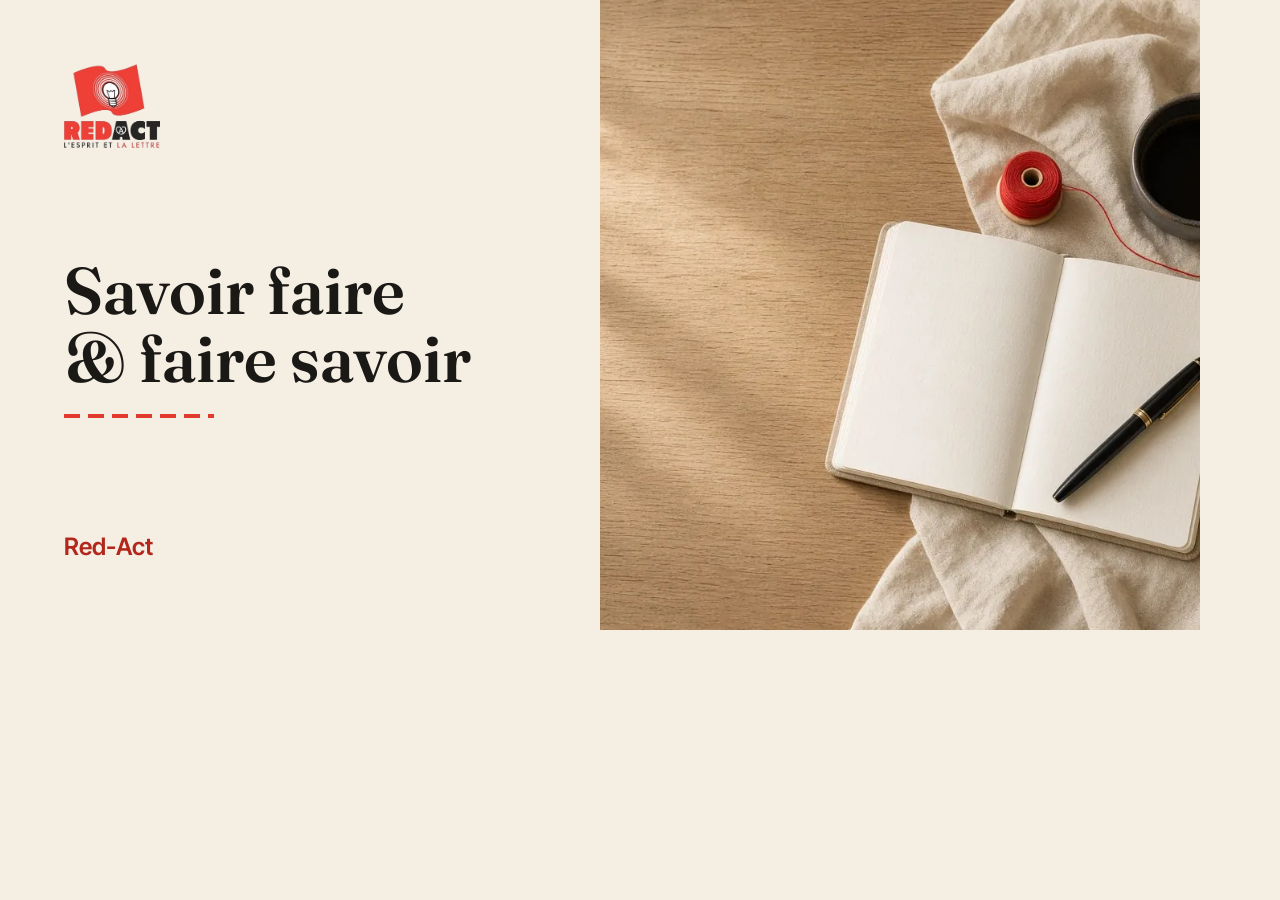
<file: _partage/accueil-fr.html>
<!doctype html>
<html lang="fr"><head><meta charset="utf-8">
<link rel="stylesheet" href="/assets/css/socle.css"><link rel="stylesheet" href="/assets/css/site.css">
<style>:root{--fond:#F4EEE3;--texte:#1B1916}
html,body{margin:0;width:1200px;height:630px;overflow:hidden;background:var(--fond);color:var(--texte)}
.carte{display:grid;grid-template-columns:1fr 1fr;width:1200px;height:630px}
.carte-texte{display:flex;flex-direction:column;justify-content:space-between;padding:64px}
.carte-texte img{width:auto;height:84px;align-self:flex-start}
.carte-titre{font-family:var(--police-titres);font-size:66px;line-height:1.02;margin:0;text-wrap:balance;font-weight:600;color:#1B1916}.carte-titre::after{content:'';display:block;width:150px;height:4px;margin-top:22px;background:repeating-linear-gradient(90deg,#E23B2E 0 16px,transparent 16px 24px)}
.carte-nom{font-size:24px;font-weight:600;margin:0;color:#B3261B}
.carte-image{background:center/cover no-repeat}</style>
</head><body>
<div class="carte">
  <div class="carte-texte">
    <img src="/assets/images/logo.png" alt="" style="width:auto;height:84px">
    <p class="carte-titre">Savoir faire &amp; faire savoir</p>
    <p class="carte-nom">Red-Act</p>
  </div>
  <div class="carte-image" style="background-image:url('/assets/images/grok/accueil-ouverture-1168.webp')"></div>
</div>
</body></html>
</file>
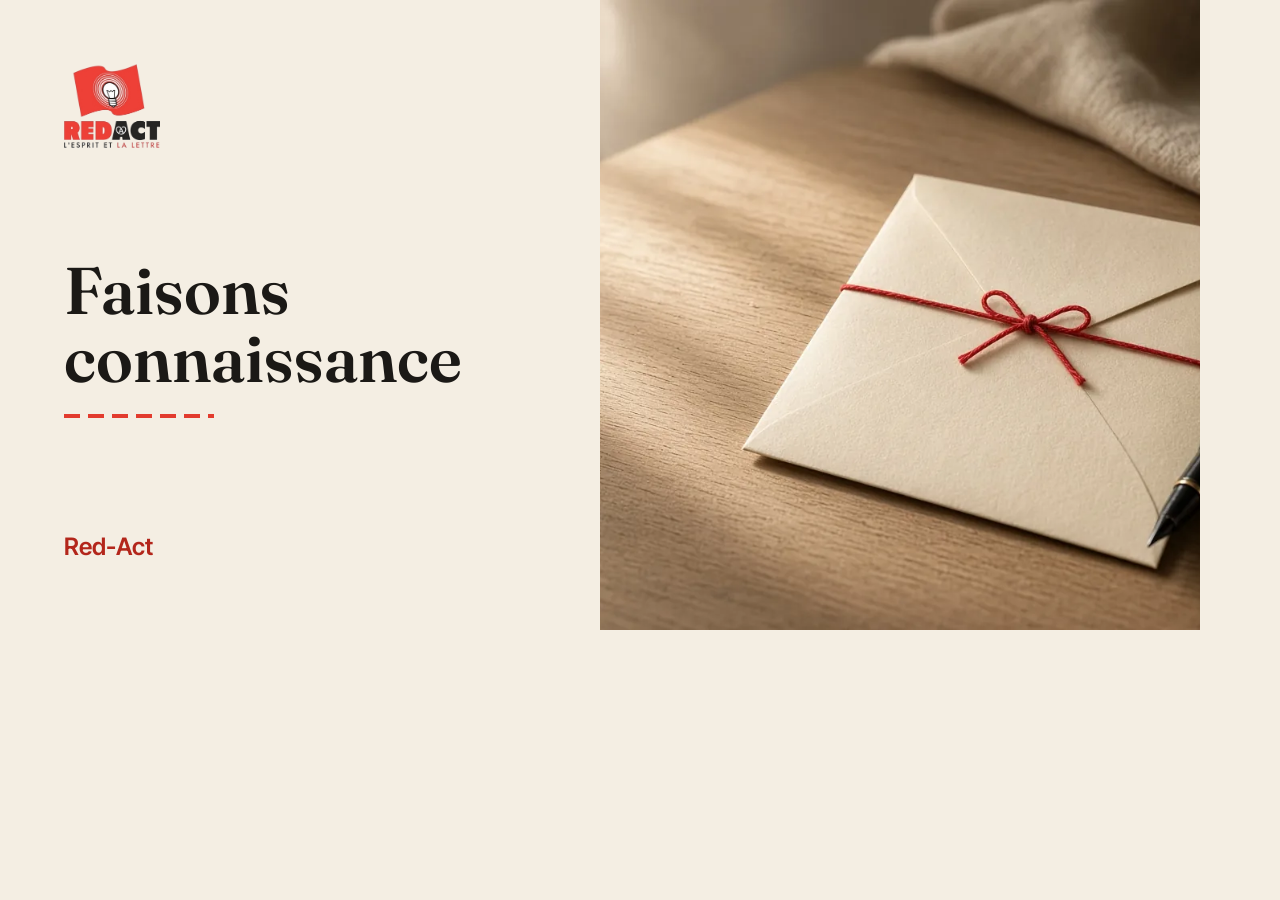
<file: _partage/contact-fr.html>
<!doctype html>
<html lang="fr"><head><meta charset="utf-8">
<link rel="stylesheet" href="/assets/css/socle.css"><link rel="stylesheet" href="/assets/css/site.css">
<style>:root{--fond:#F4EEE3;--texte:#1B1916}
html,body{margin:0;width:1200px;height:630px;overflow:hidden;background:var(--fond);color:var(--texte)}
.carte{display:grid;grid-template-columns:1fr 1fr;width:1200px;height:630px}
.carte-texte{display:flex;flex-direction:column;justify-content:space-between;padding:64px}
.carte-texte img{width:auto;height:84px;align-self:flex-start}
.carte-titre{font-family:var(--police-titres);font-size:66px;line-height:1.02;margin:0;text-wrap:balance;font-weight:600;color:#1B1916}.carte-titre::after{content:'';display:block;width:150px;height:4px;margin-top:22px;background:repeating-linear-gradient(90deg,#E23B2E 0 16px,transparent 16px 24px)}
.carte-nom{font-size:24px;font-weight:600;margin:0;color:#B3261B}
.carte-image{background:center/cover no-repeat}</style>
</head><body>
<div class="carte">
  <div class="carte-texte">
    <img src="/assets/images/logo.png" alt="" style="width:auto;height:84px">
    <p class="carte-titre">Faisons connaissance</p>
    <p class="carte-nom">Red-Act</p>
  </div>
  <div class="carte-image" style="background-image:url('/assets/images/grok/contact-lettre-1168.webp')"></div>
</div>
</body></html>
</file>
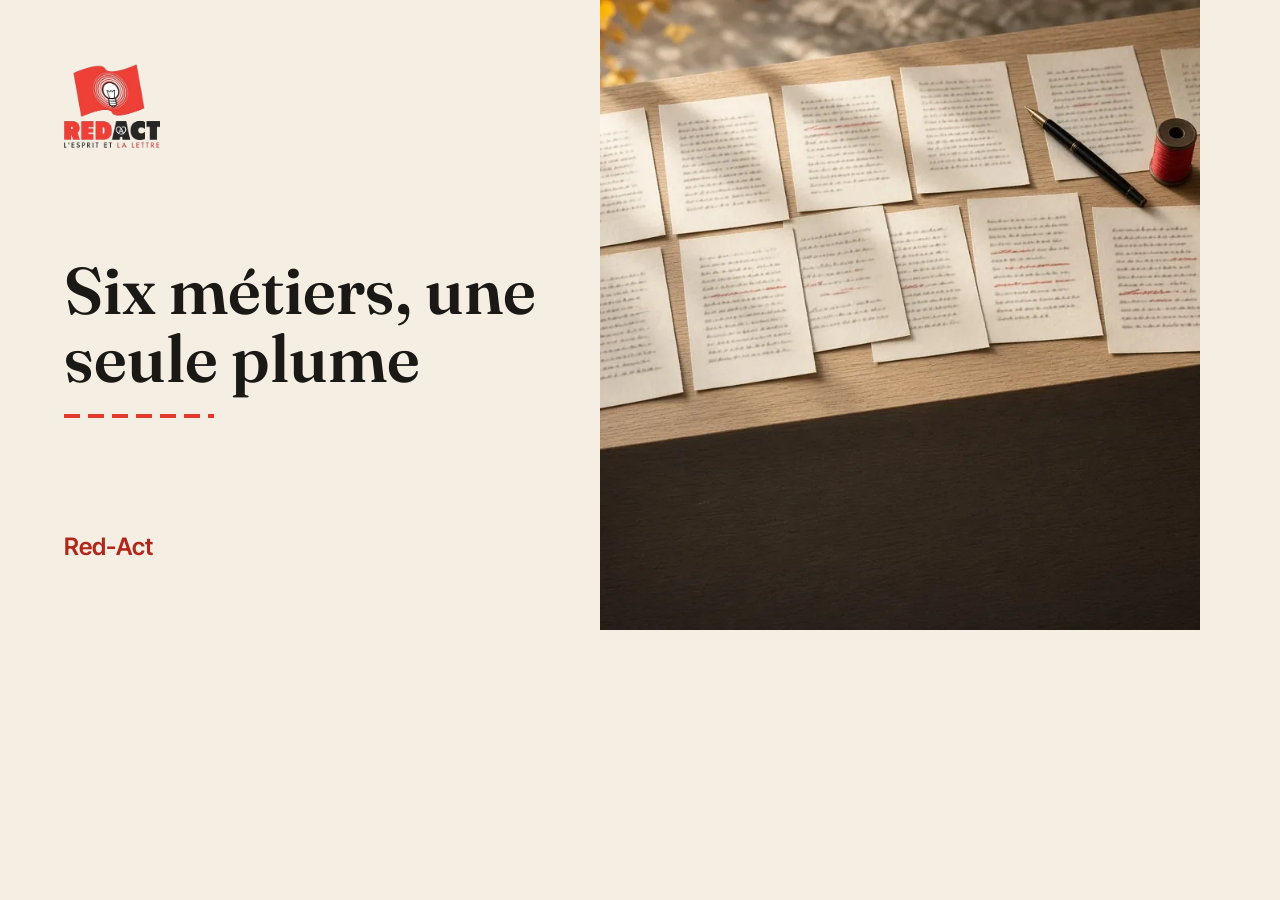
<file: _partage/metiers-fr.html>
<!doctype html>
<html lang="fr"><head><meta charset="utf-8">
<link rel="stylesheet" href="/assets/css/socle.css"><link rel="stylesheet" href="/assets/css/site.css">
<style>:root{--fond:#F4EEE3;--texte:#1B1916}
html,body{margin:0;width:1200px;height:630px;overflow:hidden;background:var(--fond);color:var(--texte)}
.carte{display:grid;grid-template-columns:1fr 1fr;width:1200px;height:630px}
.carte-texte{display:flex;flex-direction:column;justify-content:space-between;padding:64px}
.carte-texte img{width:auto;height:84px;align-self:flex-start}
.carte-titre{font-family:var(--police-titres);font-size:66px;line-height:1.02;margin:0;text-wrap:balance;font-weight:600;color:#1B1916}.carte-titre::after{content:'';display:block;width:150px;height:4px;margin-top:22px;background:repeating-linear-gradient(90deg,#E23B2E 0 16px,transparent 16px 24px)}
.carte-nom{font-size:24px;font-weight:600;margin:0;color:#B3261B}
.carte-image{background:center/cover no-repeat}</style>
</head><body>
<div class="carte">
  <div class="carte-texte">
    <img src="/assets/images/logo.png" alt="" style="width:auto;height:84px">
    <p class="carte-titre">Six métiers, une seule plume</p>
    <p class="carte-nom">Red-Act</p>
  </div>
  <div class="carte-image" style="background-image:url('/assets/images/grok/metiers-ouverture-1168.webp')"></div>
</div>
</body></html>
</file>
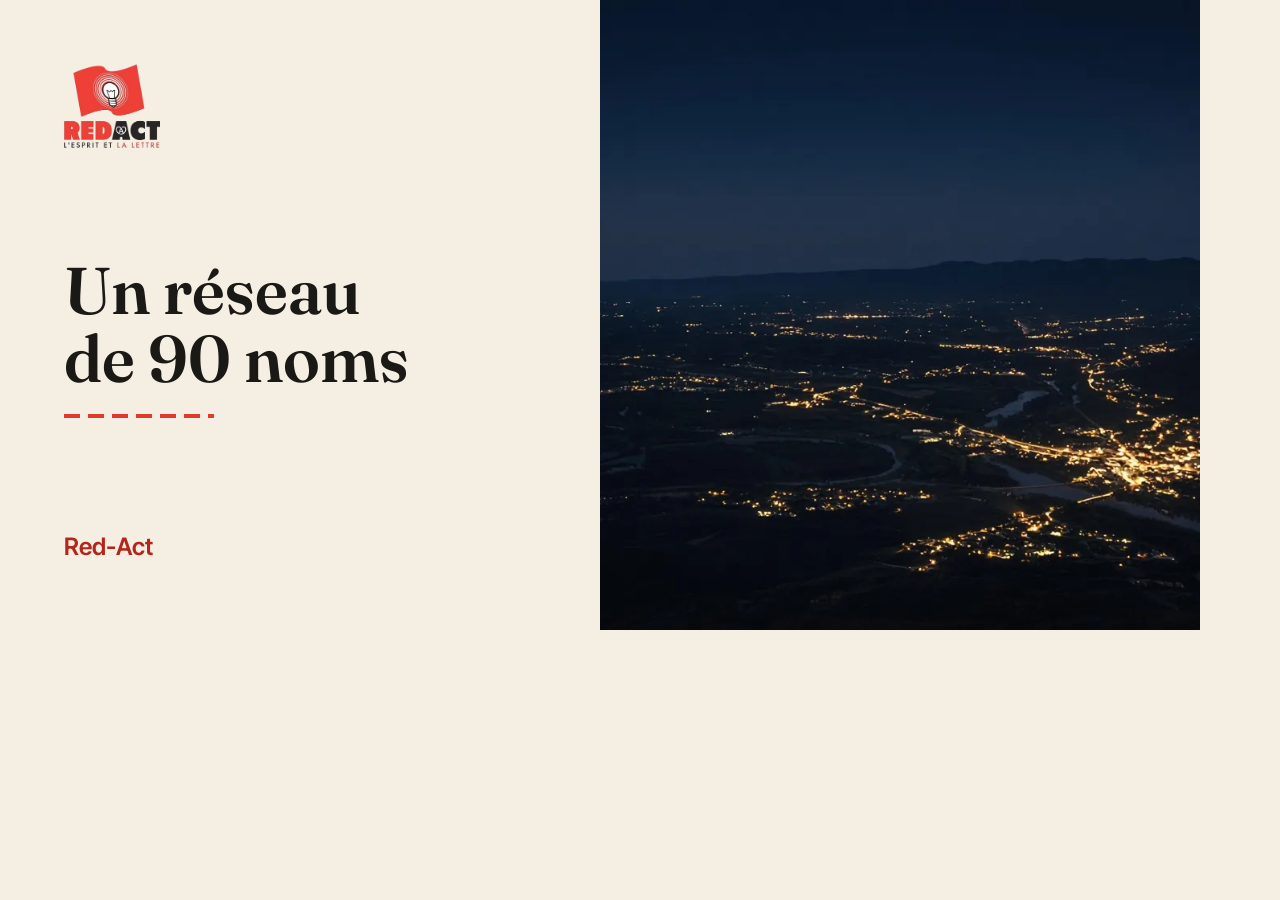
<file: _partage/references-fr.html>
<!doctype html>
<html lang="fr"><head><meta charset="utf-8">
<link rel="stylesheet" href="/assets/css/socle.css"><link rel="stylesheet" href="/assets/css/site.css">
<style>:root{--fond:#F4EEE3;--texte:#1B1916}
html,body{margin:0;width:1200px;height:630px;overflow:hidden;background:var(--fond);color:var(--texte)}
.carte{display:grid;grid-template-columns:1fr 1fr;width:1200px;height:630px}
.carte-texte{display:flex;flex-direction:column;justify-content:space-between;padding:64px}
.carte-texte img{width:auto;height:84px;align-self:flex-start}
.carte-titre{font-family:var(--police-titres);font-size:66px;line-height:1.02;margin:0;text-wrap:balance;font-weight:600;color:#1B1916}.carte-titre::after{content:'';display:block;width:150px;height:4px;margin-top:22px;background:repeating-linear-gradient(90deg,#E23B2E 0 16px,transparent 16px 24px)}
.carte-nom{font-size:24px;font-weight:600;margin:0;color:#B3261B}
.carte-image{background:center/cover no-repeat}</style>
</head><body>
<div class="carte">
  <div class="carte-texte">
    <img src="/assets/images/logo.png" alt="" style="width:auto;height:84px">
    <p class="carte-titre">Un réseau de 90 noms</p>
    <p class="carte-nom">Red-Act</p>
  </div>
  <div class="carte-image" style="background-image:url('/assets/images/grok/references-ouverture-1168.webp')"></div>
</div>
</body></html>
</file>
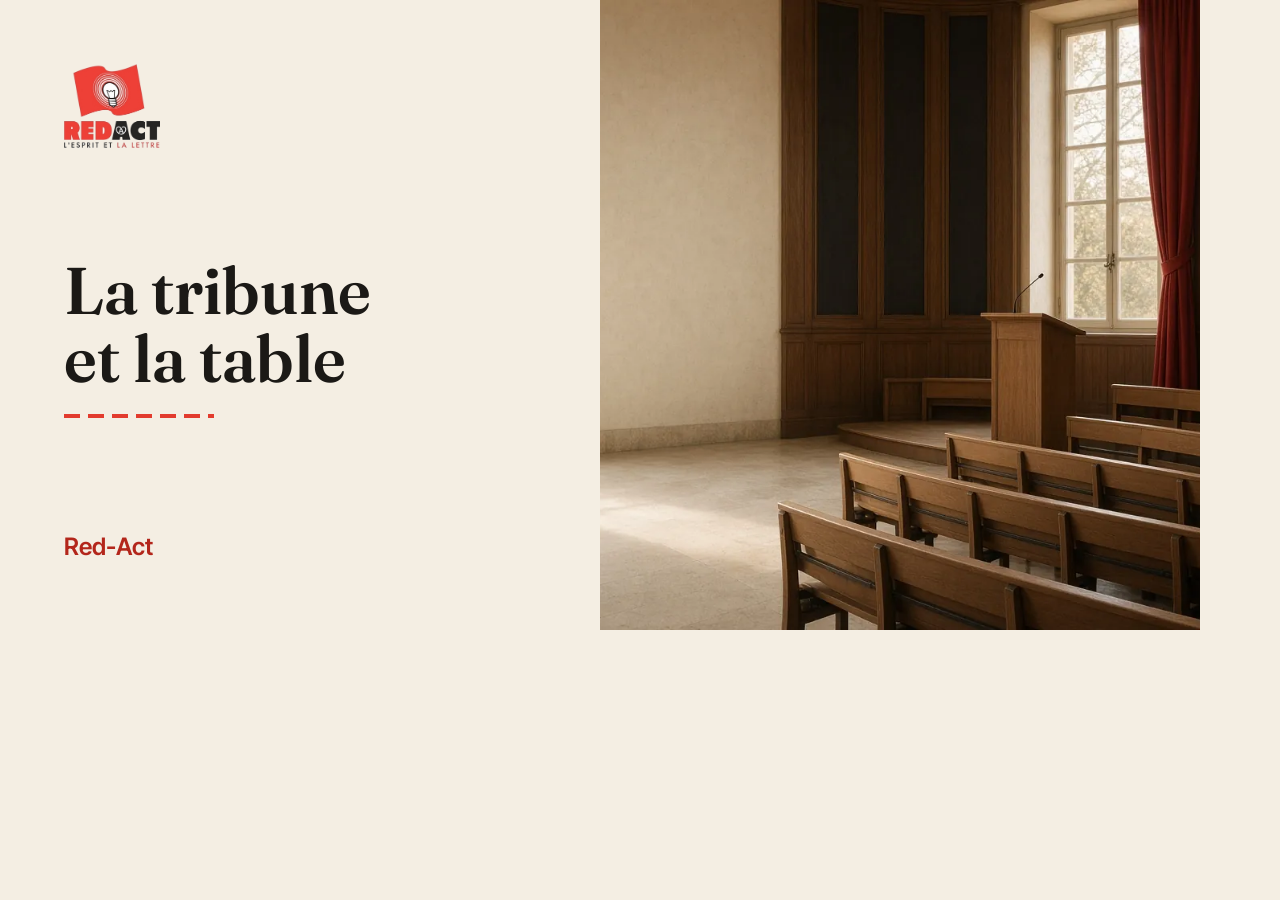
<file: _partage/specialites-fr.html>
<!doctype html>
<html lang="fr"><head><meta charset="utf-8">
<link rel="stylesheet" href="/assets/css/socle.css"><link rel="stylesheet" href="/assets/css/site.css">
<style>:root{--fond:#F4EEE3;--texte:#1B1916}
html,body{margin:0;width:1200px;height:630px;overflow:hidden;background:var(--fond);color:var(--texte)}
.carte{display:grid;grid-template-columns:1fr 1fr;width:1200px;height:630px}
.carte-texte{display:flex;flex-direction:column;justify-content:space-between;padding:64px}
.carte-texte img{width:auto;height:84px;align-self:flex-start}
.carte-titre{font-family:var(--police-titres);font-size:66px;line-height:1.02;margin:0;text-wrap:balance;font-weight:600;color:#1B1916}.carte-titre::after{content:'';display:block;width:150px;height:4px;margin-top:22px;background:repeating-linear-gradient(90deg,#E23B2E 0 16px,transparent 16px 24px)}
.carte-nom{font-size:24px;font-weight:600;margin:0;color:#B3261B}
.carte-image{background:center/cover no-repeat}</style>
</head><body>
<div class="carte">
  <div class="carte-texte">
    <img src="/assets/images/logo.png" alt="" style="width:auto;height:84px">
    <p class="carte-titre">La tribune et la table</p>
    <p class="carte-nom">Red-Act</p>
  </div>
  <div class="carte-image" style="background-image:url('/assets/images/grok/specialite-politique-1168.webp')"></div>
</div>
</body></html>
</file>
<file: assets/css/socle.css>
/* Socle : règles communes à toutes les maquettes. Le style du projet va dans site.css.
   Les couleurs et polices du projet se règlent par les variables ci-dessous (redéfinies dans site.css). */
:root {
  --police-titres: Georgia, 'Times New Roman', serif;
  --police-texte: system-ui, -apple-system, 'Segoe UI', Roboto, sans-serif;
  --accent: #b3361f;
  --texte-doux: color-mix(in srgb, var(--texte) 78%, var(--fond));
  --ligne: color-mix(in srgb, var(--texte) 18%, var(--fond));
  --gouttiere: clamp(16px, 4vw, 48px);
  --largeur: 1240px;
  --rayon: 6px;
  --duree: .7s;
  --courbe: cubic-bezier(.22, 1, .36, 1);
}

*, *::before, *::after { box-sizing: border-box; }
html { -webkit-text-size-adjust: 100%; text-size-adjust: 100%; }
body {
  font-family: var(--police-texte); font-size: clamp(1rem, .96rem + .2vw, 1.125rem); line-height: 1.6;
  padding-bottom: var(--barres-h); overflow-x: clip;
}
img, picture, video, canvas, svg { display: block; max-width: 100%; }
img, video { height: auto; }
h1, h2, h3, h4 { font-family: var(--police-titres); line-height: 1.08; margin: 0 0 .5em; text-wrap: balance; font-weight: 600; }
p, li, dd, figcaption { text-wrap: pretty; }
p { margin: 0 0 1em; }
a { color: inherit; }
a[href^="mailto:"] { overflow-wrap: anywhere; }
button, input, select, textarea { font: inherit; color: inherit; }
button { cursor: pointer; }
:where(a, button, input, select, textarea, summary, [tabindex]) { -webkit-tap-highlight-color: transparent; }
:focus { outline: none; }
:focus-visible { outline: 3px solid var(--accent); outline-offset: 3px; border-radius: 2px; }
[id] { scroll-margin-top: calc(var(--entete-h) + 12px); scroll-margin-bottom: calc(var(--barres-h) + 12px); }
/* Lien profond vers une scène qui cache l'en-tête : elle arrive tout en haut de l'écran (comme aller() du socle). */
html.js:not(.calme):not(.secours) :is([data-entete-cache], [data-entete-cache] [id], [data-fx="plein-ecran"], [data-fx="plein-ecran"] [id]) { scroll-margin-top: 0; }
[hidden] { display: none !important; }

.visuellement-cache {
  position: absolute !important; width: 1px; height: 1px; padding: 0; margin: -1px;
  overflow: hidden; clip: rect(0 0 0 0); white-space: nowrap; border: 0;
}
.evitement {
  position: fixed; left: 12px; top: 12px; z-index: 1000; padding: 12px 16px; background: var(--texte); color: var(--fond);
  transform: translateY(-160%); text-decoration: none;
}
.evitement:focus-visible { transform: none; }
.conteneur { width: min(100% - 2 * var(--gouttiere), var(--largeur)); margin-inline: auto; }
.chiffres { font-variant-numeric: tabular-nums; }

/* Boutons : zones tactiles d'au moins 44 px. */
.bouton {
  display: inline-flex; align-items: center; justify-content: center; gap: .5em;
  min-height: 48px; min-width: 44px; padding: .7em 1.4em; border-radius: 999px;
  background: var(--accent); color: var(--fond); text-decoration: none; font-weight: 600; border: 0;
  line-height: 1.2; text-align: center;
}
.bouton--contour { background: transparent; color: inherit; box-shadow: inset 0 0 0 2px currentColor; }
.bouton[disabled] { opacity: .55; cursor: not-allowed; }

/* Apparitions : cachées par le style critique jusqu'à .vu, jamais recachées. */
html.js:not(.calme):not(.secours):not([data-arrivee="retour"]) [data-anime]:not([data-anime="gsap"]) {
  transform: translate3d(0, 1.2rem, 0);
  transition: opacity var(--duree) var(--courbe) var(--delai, 0s), transform var(--duree) var(--courbe) var(--delai, 0s);
}
html.js:not(.calme):not(.secours):not([data-arrivee="retour"]) [data-anime]:not([data-anime="gsap"]).vu { transform: none; }

/* Bibliothèque d'effets (effets.js). Apparitions : le bloc lui-même ne glisse pas, ce sont ses parties qui arrivent.
   Mêmes conditions que les apparitions : en mode calme, en secours, au retour et sans JavaScript, état final direct.
   Les transitions ne valent que pendant l'arrivée (.fx-fini ensuite) : celles du projet reprennent la main. */
html.js:not(.calme):not(.secours):not([data-arrivee="retour"]) :is([data-anime="lignes"], [data-anime="mots"], [data-anime="lettres"], [data-anime="cascade"]):not([data-anime="gsap"]) {
  transform: none; transition: opacity .25s linear var(--delai, 0s);
}
/* Masques des lignes : découpe par clip-path, débordante en haut et sur les côtés (accents), un peu en bas (jambages),
   au lieu d'un overflow et de marges : la mise en page ne change pas d'un pixel pendant la découpe. La ligne part
   d'assez bas (135 %) pour rester invisible malgré le débord du bas. */
.fx-ligne-mask { overflow: visible !important; clip-path: inset(-.4em -.6em -.2em -.6em); }
html.js:not(.calme):not(.secours):not([data-arrivee="retour"]) [data-anime="lignes"] .fx-ligne {
  transform: translate3d(0, 135%, 0); transition: transform 1s var(--courbe) calc(var(--delai, 0s) + var(--i, 0) * 90ms);
}
html.js:not(.calme):not(.secours):not([data-arrivee="retour"]) [data-anime="lignes"].vu .fx-ligne { transform: none; }
html.js:not(.calme):not(.secours):not([data-arrivee="retour"]) [data-anime="mots"] .fx-mot {
  opacity: 0; transform: translate3d(0, .5em, 0);
  transition: opacity .6s var(--courbe) calc(var(--delai, 0s) + var(--i, 0) * 35ms), transform .7s var(--courbe) calc(var(--delai, 0s) + var(--i, 0) * 35ms);
}
html.js:not(.calme):not(.secours):not([data-arrivee="retour"]) [data-anime="mots"].vu .fx-mot { opacity: 1; transform: none; }
/* Lettres : chaque mot reste d'un bloc (jamais coupé en fin de ligne), les lettres basculent en place. */
[data-anime="lettres"] :is(.fx-mot-l, .fx-lettre) { display: inline-block; }
html.js:not(.calme):not(.secours):not([data-arrivee="retour"]) [data-anime="lettres"] .fx-lettre {
  opacity: 0; transform: translate3d(0, .55em, 0) rotate(12deg); transform-origin: 0 100%;
  transition: opacity .5s var(--courbe) calc(var(--delai, 0s) + var(--i, 0) * 18ms), transform .8s var(--courbe) calc(var(--delai, 0s) + var(--i, 0) * 18ms);
}
html.js:not(.calme):not(.secours):not([data-arrivee="retour"]) [data-anime="lettres"].vu .fx-lettre { opacity: 1; transform: none; }
html.js:not(.calme):not(.secours):not([data-arrivee="retour"]) [data-anime="cascade"] > * { opacity: 0; transform: translate3d(0, 1.8rem, 0); }
html.js:not(.calme):not(.secours):not([data-arrivee="retour"]) [data-anime="cascade"]:not(.fx-fini) > * {
  transition: opacity .7s var(--courbe) calc(var(--delai, 0s) + var(--i, 0) * 80ms), transform .9s var(--courbe) calc(var(--delai, 0s) + var(--i, 0) * 80ms);
}
html.js:not(.calme):not(.secours):not([data-arrivee="retour"]) [data-anime="cascade"].vu > * { opacity: 1; transform: none; }
/* Rideau : règle aussi précise que celle des apparitions (sinon sa transition de découpe serait écrasée). */
html.js:not(.calme):not(.secours):not([data-arrivee="retour"]) [data-anime="rideau"]:not([data-anime="gsap"]) {
  transform: none; clip-path: inset(0 0 100% 0);
}
html.js:not(.calme):not(.secours):not([data-arrivee="retour"]) [data-anime="rideau"]:not([data-anime="gsap"]):not(.fx-fini) {
  transition: opacity .25s linear var(--delai, 0s), clip-path 1.2s cubic-bezier(.77, 0, .18, 1) var(--delai, 0s);
}
html.js:not(.calme):not(.secours):not([data-arrivee="retour"]) [data-anime="rideau"]:not([data-anime="gsap"]).vu { clip-path: inset(0 0 0 0); }
html.js:not(.calme):not(.secours):not([data-arrivee="retour"]) [data-anime="rideau"]:not([data-fx]) > :is(picture, video) { transform: scale(1.14); }
html.js:not(.calme):not(.secours):not([data-arrivee="retour"]) [data-anime="rideau"]:not([data-fx]):not(.fx-fini) > :is(picture, video) { transition: transform 1.6s var(--courbe) var(--delai, 0s); }
html.js:not(.calme):not(.secours):not([data-arrivee="retour"]) [data-anime="rideau"].vu:not([data-fx]) > :is(picture, video) { transform: none; }
/* Effets liés au défilement : l'image déplacée par GSAP n'a aucune transition CSS (une seule source par propriété). */
[data-fx="parallaxe"] > :is(picture, video, img), [data-fx="zoom"] > :is(picture, video, img) { transition: none; }
/* WebGL « onde » : le canvas, calé sur l'image, n'est visible que pendant le mouvement ; au repos, l'image d'origine, nette. */
[data-fx="onde"] { position: relative; }
.fx-onde { position: absolute; left: 0; top: 0; width: 100%; height: 100%; pointer-events: none; opacity: 0; transition: opacity .3s linear; }
.fx-onde--actif { opacity: 1; transition-duration: .12s; }
/* Image qui s'ouvre en plein écran : section haute, cadre collant en haut de l'écran (sticky, pas d'épinglage GSAP).
   En mode calme, en secours et sans JavaScript : image entière dans une section normale (règles [data-collant]). */
html.js:not(.calme):not(.secours) [data-fx="plein-ecran"] { position: relative; height: var(--fx-longueur, 260svh); }
html.js:not(.calme):not(.secours) [data-fx="plein-ecran"] > [data-collant] { position: sticky; top: 0; height: 100vh; height: 100svh; overflow: hidden; }
[data-fx="plein-ecran"] > [data-collant] > .media, [data-fx="plein-ecran"] [data-fx-cible] { width: 100%; height: 100%; border-radius: 0; }
:is(html.calme, html.secours, html:not(.js)) [data-fx="plein-ecran"] [data-fx-cible] { height: 100svh; }
/* Mots géants : la rangée garde sa largeur (mots répétés au besoin) et ne sort jamais de son bandeau.
   En mode calme, en secours et sans JavaScript, les mots passent à la ligne : rien n'est coupé. */
[data-fx="mots-geants"] { overflow: hidden; overflow: clip; }
[data-fx="mots-geants"] [data-fx-rangee] { width: max-content; white-space: nowrap; margin: 0; }
:is(html.calme, html.secours, html:not(.js)) [data-fx="mots-geants"] { overflow: visible; }
:is(html.calme, html.secours, html:not(.js)) [data-fx="mots-geants"] [data-fx-rangee] { width: auto; white-space: normal; line-height: 1.2; }
/* Inclinaison selon la vitesse : GSAP seul tient la transformation (pas de transition CSS sur transform). */
[data-fx="vitesse"], [data-fx="mots-geants"] [data-fx-rangee] { transition-property: opacity, color, background-color, border-color, box-shadow !important; }

/* Effets au survol : au premier survol, GSAP prend la main sur la transformation (classe fx-survol) :
   plus aucune transition CSS sur transform pour cet élément. */
.fx-survol { transition-property: opacity, color, background-color, border-color, box-shadow !important; }

/* Mode calme : tout est coupé, le contenu reste complet. */
html.calme *, html.calme *::before, html.calme *::after {
  animation-duration: 0s !important; animation-iteration-count: 1 !important; transition: none !important; scroll-behavior: auto !important;
}
html.calme [data-boucle-css] * , html.calme [data-boucle-css] { animation: none !important; }
[data-boucle-css].hors-ecran, [data-boucle-css].hors-ecran *, [data-boucle-css].en-pause, [data-boucle-css].en-pause * { animation-play-state: paused !important; }

/* En-tête : opaque, jamais coupé, se cache en descendant. */
[data-entete] {
  position: fixed; inset: 0 0 auto; z-index: 800; background: var(--fond);
  border-bottom: 1px solid var(--ligne); transition: transform .35s var(--courbe);
}
html.entete-cache [data-entete], html.scene-sans-entete:not(.menu-ouvert) [data-entete] { transform: translateY(-100%); }
.entete-rangee {
  display: flex; align-items: center; gap: clamp(8px, 2vw, 28px);
  min-height: 64px; padding: 8px var(--gouttiere); max-width: calc(var(--largeur) + 2 * var(--gouttiere)); margin-inline: auto;
}
.entete-logo { display: inline-flex; align-items: center; gap: .6em; min-height: 44px; text-decoration: none; font-weight: 700; flex: none; }
.entete-logo img { width: 36px; height: 36px; }
[data-nav] { flex: 1 1 auto; min-width: 0; display: flex; justify-content: flex-end; }
[data-nav] ul { display: flex; gap: clamp(12px, 2vw, 28px); list-style: none; margin: 0; padding: 0; min-width: 0; overflow: hidden; white-space: nowrap; }
/* Un lien de navigation ne passe jamais à la ligne : sinon il « tient » sur deux lignes et le relais
   (deuxième rangée, bouton Menu) ne se déclenche pas. */
[data-nav] a { display: inline-flex; align-items: center; min-height: 44px; text-decoration: none; white-space: nowrap; }
[data-nav] a[aria-current] { text-decoration: underline; text-underline-offset: .35em; text-decoration-thickness: 2px; }
.entete-actions { display: flex; align-items: center; gap: 8px; flex: none; }
.entete-actions .bouton { min-height: 44px; padding-inline: 1.1em; }
.entete-langue { display: inline-flex; align-items: center; justify-content: center; min-width: 44px; min-height: 44px; text-decoration: none; font-weight: 600; text-transform: uppercase; }
[data-menu-bouton] { display: none; min-height: 44px; min-width: 44px; padding: 0 14px; border: 0; border-radius: 999px; background: var(--texte); color: var(--fond); font-weight: 600; }
html.nav-compacte [data-nav] { display: none; }
html.nav-compacte [data-menu-bouton] { display: inline-flex; align-items: center; }
html.nav-compacte .entete-actions { margin-left: auto; }
/* Dès 900 px, les liens qui ne tiennent pas à côté du logo passent sur une deuxième rangée (entete.js) :
   jamais le bouton Menu seul sur ordinateur. L'en-tête est plus haut : --entete-h suit (mesures.js). */
html.nav-deux-rangees .entete-rangee { flex-wrap: wrap; row-gap: 0; }
html.nav-deux-rangees [data-nav] { order: 3; flex: 1 0 100%; justify-content: flex-start; border-top: 1px solid var(--ligne); }
html.nav-deux-rangees .entete-actions { margin-left: auto; }
html.nav-deux-lignes [data-nav] ul { flex-wrap: wrap; row-gap: 0; column-gap: clamp(12px, 1.6vw, 24px); }
@media (max-width: 520px) { .entete-actions .bouton { display: none; } }

/* Sans JavaScript : l'en-tête reste dans le flux (sa hauteur n'est pas mesurée, rien ne passe dessous).
   Dès 900 px, les liens passent à la ligne sous le logo ; en dessous, un lien Menu ouvre le menu plein écran
   par son ancre (#menu:target) et un lien Fermer le referme. */
.menu-sansjs, .menu-sansjs-fermer { display: none; }
html:not(.js) { --entete-h: 0px; }
html:not(.js) [data-entete] { position: relative; }
@media (min-width: 900px) {
  html:not(.js) .entete-rangee { flex-wrap: wrap; row-gap: 0; }
  html:not(.js) [data-nav] { order: 3; flex: 1 0 100%; justify-content: flex-start; }
  html:not(.js) [data-nav] ul { flex-wrap: wrap; column-gap: clamp(12px, 2vw, 28px); row-gap: 0; }
  html:not(.js) .entete-actions { margin-left: auto; }
}
@media (max-width: 899px) {
  html:not(.js) [data-nav] { display: none; }
  html:not(.js) .entete-actions { margin-left: auto; }
  html:not(.js) .menu-sansjs {
    display: inline-flex; align-items: center; min-height: 44px; min-width: 44px; padding: 0 14px; border-radius: 999px;
    background: var(--texte); color: var(--fond); font-weight: 600; text-decoration: none;
  }
}
html:not(.js) #menu:target { z-index: 810; visibility: visible; opacity: 1; transition: none; padding-top: 24px; }
html:not(.js) #menu:target li { opacity: 1; transform: none; transition: none; }
html:not(.js) #menu:target .menu-sansjs-fermer { display: block; margin: 0 0 16px; }
html:not(.js) .menu-sansjs-fermer a { display: inline-flex; align-items: center; min-height: 44px; font-weight: 600; }
/* Cible du lien Fermer : fixe, elle ne fait pas défiler la page quand le menu se referme. */
#menu-ferme { position: fixed; top: 0; left: 0; width: 1px; height: 1px; pointer-events: none; }
/* Sans JavaScript, la barre fixe du téléphone n'est pas mesurée : sa hauteur est réservée d'office. */
@media (max-width: 760px) { html:not(.js) { --barres-h: calc(65px + env(safe-area-inset-bottom)); } }

/* Menu : plein écran, liens qui arrivent l'un après l'autre. */
[data-menu] {
  position: fixed; inset: 0; z-index: 790; background: var(--menu-fond, var(--fond)); overflow-y: auto; overscroll-behavior: contain;
  padding: calc(var(--entete-h) + 24px) var(--gouttiere) calc(32px + var(--barres-h));
  visibility: hidden; opacity: 0; transition: opacity .3s var(--courbe), visibility 0s .3s;
}
html.menu-ouvert [data-menu] { visibility: visible; opacity: 1; transition: opacity .3s var(--courbe); }
html.menu-ouvert [data-entete] { transform: none; }
[data-menu] ul { list-style: none; margin: 0 0 32px; padding: 0; }
[data-menu] li { opacity: 0; transform: translateY(12px); transition: opacity .4s var(--courbe), transform .4s var(--courbe); transition-delay: calc(var(--i, 0) * 50ms + 80ms); }
html.menu-ouvert [data-menu] li { opacity: 1; transform: none; }
[data-menu] .menu-lien { display: flex; align-items: center; min-height: 52px; font-family: var(--police-titres); font-size: clamp(1.6rem, 7vw, 2.6rem); text-decoration: none; }
[data-menu] .menu-lien[aria-current] { color: var(--accent); }

/* Voile de transition (état de départ dans le style critique). */
[data-voile] { display: grid; place-items: center; color: var(--fond); }
.voile-contenu { display: grid; justify-items: center; gap: 12px; text-align: center; padding: var(--gouttiere); }
.voile-contenu img { width: 56px; height: 56px; }
[data-voile-libelle] { font-family: var(--police-titres); font-size: clamp(1.6rem, 5vw, 3rem); }
/* Forme « vague » : bords ondulés du voile (en haut à la montée, en bas au retrait), posés par le gabarit. */
[data-voile] .voile-vague { position: absolute; left: 0; width: 100%; height: clamp(60px, 12vh, 120px); fill: var(--voile-fond); pointer-events: none; }
[data-voile] .voile-vague--haut { bottom: calc(100% - 1px); transform-origin: 50% 100%; }
[data-voile] .voile-vague--bas { top: calc(100% - 1px); transform-origin: 50% 0; }
/* Trou qui s'ouvre dans le voile (forme « iris ») ou dans le panneau de l'intro (versObjet) :
   variables --cx, --cy (centre) et --trou (rayon), posées image par image par le socle. */
[data-voile].avec-trou, .ouverture-panneau.avec-trou {
  -webkit-mask: radial-gradient(circle at var(--cx, 50%) var(--cy, 50%), transparent var(--trou, -2px), #000 calc(var(--trou, -2px) + 1px));
          mask: radial-gradient(circle at var(--cx, 50%) var(--cy, 50%), transparent var(--trou, -2px), #000 calc(var(--trou, -2px) + 1px));
}

/* Barre fixe du téléphone : action principale et contact rapide. */
[data-barre-fixe] {
  position: fixed; inset: auto 0 0; z-index: 780; display: none; gap: 8px;
  padding: 8px var(--gouttiere) calc(8px + env(safe-area-inset-bottom)); background: var(--fond); border-top: 1px solid var(--ligne);
  transition: transform .3s var(--courbe);
}
[data-barre-fixe] .bouton { flex: 1; min-height: 48px; }
[data-barre-fixe].barre-masquee { transform: translateY(110%); }
@media (max-width: 760px) { [data-barre-fixe] { display: flex; } }

/* Écrans plein cadre et sections épinglées : tout tient dans la partie visible. */
.ecran {
  min-height: 100vh; min-height: 100svh; display: flex; flex-direction: column;
  padding-top: calc(var(--entete-h) + 16px); padding-bottom: calc(var(--barres-h) + 16px);
}
.ecran.epingle { height: 100vh; height: 100svh; min-height: 0; }
.ecran .piste { flex: 1 1 auto; min-height: 0; max-height: 820px; }

/* Scènes épinglées ou collantes du projet ([data-scene], .ecran.epingle) : en mode calme, en secours et sans
   JavaScript, plus rien n'est épinglé, la scène prend la hauteur de son contenu (au moins un écran) au lieu
   d'être coupée. Son cadre collant [data-collant] redevient un bloc normal. */
:is(html.calme, html.secours, html:not(.js)) :is([data-scene], .ecran.epingle) { height: auto !important; min-height: 100svh; }
:is(html.calme, html.secours, html:not(.js)) [data-collant] { position: relative !important; top: auto !important; height: auto !important; min-height: 100svh; }

/* Faces arrière d'un objet en 3D (verso d'une carte, dos d'un volet) : jamais visibles de dos ; en mode calme,
   en secours et sans JavaScript, l'objet est posé ouvert et son dos est retiré (sinon il recouvre le texte). */
[data-face="dos"] { backface-visibility: hidden; -webkit-backface-visibility: hidden; }
:is(html.calme, html.secours, html:not(.js)) [data-face="dos"] { display: none !important; }

/* Écrans bas. 1366×768 et moins de 820 px de haut sur ordinateur : .masque-ecran-bas se retire (phrase
   d'introduction, surtitre, légende), pour que le premier écran et les scènes épinglées tiennent.
   Téléphone à l'horizontale et moins de 500 px de haut : .masque-ecran-tres-bas se retire aussi, et les
   écrans plein cadre se resserrent. Les tailles des titres d'ouverture se règlent dans site.css, dans les
   mêmes requêtes (@media (max-height: 820px) and (min-width: 761px), puis (max-height: 500px)). */
@media (max-height: 820px) and (min-width: 761px) { .masque-ecran-bas { display: none !important; } }
@media (max-height: 500px) {
  .masque-ecran-bas, .masque-ecran-tres-bas { display: none !important; }
  .ecran { padding-top: calc(var(--entete-h) + 8px); padding-bottom: calc(var(--barres-h) + 8px); }
}

/* Médias : cadrage réglé par --cadrage (object-position), mention des illustrations générées. */
.media { position: relative; margin: 0; overflow: hidden; border-radius: var(--rayon); background: color-mix(in srgb, var(--texte) 8%, var(--fond)); } /* jamais de case vide pendant le chargement */
.media picture { display: block; width: 100%; height: 100%; }
.media img, .media video { width: 100%; height: 100%; object-fit: cover; object-position: var(--cadrage, 50% 50%); }
@media (max-width: 760px) { .media img, .media video { object-position: var(--cadrage-mobile, var(--cadrage, 50% 50%)); } }
.mention-ia {
  position: absolute; right: 8px; bottom: 8px; z-index: 2; padding: 3px 8px; border-radius: 999px;
  background: rgba(0, 0, 0, .66); color: #fff; font: 600 12px/1.4 var(--police-texte); letter-spacing: .01em; pointer-events: none;
}

/* Formulaires. */
.champ { display: grid; gap: 6px; margin-bottom: 18px; }
.champ label { font-weight: 600; }
.champ input, .champ select, .champ textarea {
  min-height: 48px; padding: 10px 12px; border: 1px solid color-mix(in srgb, var(--texte) 45%, var(--fond)); border-radius: var(--rayon); background: var(--fond);
}
.champ [aria-invalid="true"] { border-color: #b00020; }
.champ-erreur { margin: 0; color: #b00020; font-size: .95rem; }
.mention-donnees { font-size: .9rem; color: var(--texte-doux); }
[data-message-envoi] { padding: 12px 16px; border-radius: var(--rayon); background: color-mix(in srgb, var(--accent) 12%, var(--fond)); }

/* Barre de lecture des pages longues. */
[data-barre-lecture] { position: fixed; left: 0; right: 0; top: var(--entete-h); height: 3px; z-index: 805; background: var(--accent); transform: scaleX(0); transform-origin: 0 50%; }
html.entete-cache [data-barre-lecture] { top: 0; }

/* Curseur personnalisé (souris uniquement, activé par data-curseur sur html). */
.curseur {
  position: fixed; left: -8px; top: -8px; z-index: 1001; width: 16px; height: 16px; border-radius: 50%;
  border: 2px solid var(--accent); pointer-events: none; opacity: 0; transition: opacity .2s, width .2s, height .2s, left .2s, top .2s;
}
html.curseur-actif .curseur { opacity: 1; }
.curseur.curseur-lien { width: 40px; height: 40px; left: -20px; top: -20px; }
.curseur.curseur-cache { opacity: 0 !important; }

/* Pied de page. */
.pied { padding: 56px 0 32px; border-top: 1px solid var(--ligne); }
.pied-grille { display: grid; gap: 32px; grid-template-columns: repeat(auto-fit, minmax(200px, 1fr)); }
.pied ul { list-style: none; margin: 0; padding: 0; }
.pied a, .pied button.lien { display: inline-flex; align-items: center; min-height: 44px; }
button.lien { background: none; border: 0; padding: 0; text-decoration: underline; text-underline-offset: .2em; }
.pied-bas { display: flex; flex-wrap: wrap; justify-content: space-between; gap: 12px; margin-top: 32px; font-size: .9rem; color: var(--texte-doux); }
</file>
<file: assets/css/site.css>
/* Red-Act, direction « Red, le réseau » : papier crème, encre noire, un seul rouge (celui du drapeau du logo).
   Fraunces (titres, axes SOFT et WONK animés) et Inter Tight (texte), hébergées avec le site. */
@font-face {
  font-family: 'Fraunces'; src: url('/assets/polices/fraunces.woff2') format('woff2');
  font-weight: 100 900; font-style: normal; font-display: swap;
}
@font-face {
  font-family: 'Inter Tight'; src: url('/assets/polices/inter-tight.woff2') format('woff2');
  font-weight: 100 900; font-style: normal; font-display: swap;
}
/* Polices de secours ajustées : le texte ne saute pas à l'arrivée des vraies polices. */
@font-face { font-family: 'Fraunces secours'; src: local('Georgia'), local('Times New Roman'); size-adjust: 104%; ascent-override: 92%; descent-override: 24%; }
@font-face { font-family: 'Inter Tight secours'; src: local('Arial'), local('Helvetica'); size-adjust: 94%; ascent-override: 98%; descent-override: 24%; }

:root {
  --police-titres: 'Fraunces', 'Fraunces secours', Georgia, serif;
  --police-texte: 'Inter Tight', 'Inter Tight secours', Arial, sans-serif;
  --papier: #EBE3D5;
  --rouge: #E23B2E;          /* fils, nœuds, grands titres (3:1 au moins) */
  --rouge-texte: #B3261B;    /* petit texte rouge et boutons (4,5:1 au moins) */
  --accent: var(--rouge-texte);
  --gris: #5E574F;
  --nuit: #14120F;
  --nuit-texte: #F1EADD;
  --rouge-nuit: #FF6A5A;
  --largeur: 1280px;
  --rayon: 4px;
  --soft: 0;
  /* Variables lues par le module fil-conducteur. */
  --couleur-accent: var(--rouge);
  --couleur-ligne: color-mix(in srgb, var(--texte) 22%, var(--fond));
  --couleur-fond: var(--fond);
}
body { font-feature-settings: 'kern' 1; }
h1, h2, h3 { font-weight: 560; letter-spacing: -.01em; font-variation-settings: 'SOFT' var(--soft), 'WONK' 0, 'opsz' 96; }
h3 { font-weight: 600; font-variation-settings: 'SOFT' 50, 'opsz' 36; }
.surtitre { font-size: .8rem; font-weight: 600; letter-spacing: .16em; text-transform: uppercase; color: var(--rouge-texte); margin-bottom: .9em; display: flex; align-items: center; gap: .7em; }
.surtitre::before { content: ''; width: 28px; height: 2px; background: var(--rouge); flex: none; }
.bouton { background: var(--rouge-texte); color: #fff; }
.bouton--contour { background: transparent; color: inherit; }
.lien-fleche { display: inline-flex; align-items: center; gap: .5em; min-height: 44px; font-weight: 600; color: var(--rouge-texte); text-decoration: none; background: linear-gradient(currentColor, currentColor) 0 calc(100% - 8px) / 0 2px no-repeat; transition: background-size .4s var(--courbe); }
.lien-fleche::after { content: '→'; }
.lien-fleche:hover { background-size: 100% 2px; }
.rond { display: inline-grid; place-items: center; width: 48px; height: 48px; border-radius: 50%; border: 2px solid currentColor; background: transparent; font-size: 1.2rem; }
.rond:hover { background: var(--texte); color: var(--fond); }
section { position: relative; }

/* ---------- En-tête et logo ---------- */
.entete-logo img { width: auto; height: 40px; }
.entete-logo span { font-family: var(--police-titres); font-weight: 600; font-size: 1.25rem; letter-spacing: -.01em; }
[data-nav] a[aria-current] { color: var(--rouge-texte); }
.pied-marque img { width: 92px; height: auto; }
.pied { background: var(--papier); }

/* ---------- Intro : le fil écrit « Red » puis « Act », le trait d'union se serre en nœud ---------- */
.ouverture-panneau { color: var(--texte); gap: 6px; }
.intro-scene { position: relative; width: min(640px, 86vw); }
.intro-mot { width: 100%; height: auto; overflow: visible; }
.intro-mot text { font-family: var(--police-titres); font-size: 168px; font-weight: 600; font-variation-settings: 'SOFT' 100, 'WONK' 1, 'opsz' 144; fill: var(--texte); stroke: var(--rouge); stroke-width: 2.4px; stroke-linejoin: round; paint-order: stroke; }
.intro-fil-entree { stroke: var(--rouge); stroke-width: 3; stroke-linecap: round; }
.intro-noeud { position: absolute; left: 52.6%; top: 56%; width: 64px; height: 64px; margin: -32px 0 0 -32px; color: var(--rouge); }
.intro-noeud svg { width: 64px; height: 64px; }
.ouverture-ligne { margin: 4px 0 0; font-size: .85rem; letter-spacing: .22em; text-transform: uppercase; color: var(--gris); }
/* Le panneau est préparé par le JavaScript : les lettres sont dessinées par le fil avant d'être remplies. */
html.js:not(.calme) .intro-mot text { fill-opacity: 0; stroke-dasharray: 1400; stroke-dashoffset: 1400; }
html.js:not(.calme) .intro-noeud, html.js:not(.calme) .ouverture-ligne { opacity: 0; }
html.js:not(.calme) .intro-fil-entree { stroke-dasharray: 160; stroke-dashoffset: 160; }

/* ---------- Voile en lanières tissées ---------- */
[data-voile] { color: var(--fond); }
.voile-contenu { position: absolute; inset: 0; place-content: center; }
.voile-noeud { color: var(--rouge); }
[data-voile-libelle] { font-family: var(--police-titres); font-size: clamp(1.6rem, 4vw, 2.6rem); }

/* ---------- Ouverture de l'accueil : texte à gauche, bureau, bobine et filet à droite ---------- */
.hero { display: grid; grid-template-columns: minmax(0, .9fr) minmax(0, 1.1fr); align-items: stretch; min-height: 100svh; padding-top: var(--entete-h); }
.hero-texte { align-self: center; padding: clamp(24px, 4vw, 56px) clamp(16px, 3vw, 40px) clamp(24px, 4vw, 56px) calc(var(--gouttiere) + 18px); }
.hero-titre { font-size: clamp(2.8rem, min(7vw, 11vh), 7.4rem); line-height: 1.04; margin-bottom: .32em; }
.hero-titre .hero-ligne:last-child { color: var(--texte); }
.ligne-masque { display: block; overflow: hidden; padding-block: .14em .16em; margin-block: -.07em -.09em; }
.hero-ligne { display: block; }
.hero-intro { max-width: 32em; font-size: clamp(1.05rem, 1rem + .3vw, 1.25rem); color: var(--gris); }
.hero-actions { display: flex; flex-wrap: wrap; align-items: center; gap: 12px 20px; margin: 0; }
.hero-info { font-weight: 600; font-size: .95rem; }
.hero-scene { position: relative; min-height: 0; touch-action: pan-y; cursor: grab; }
.hero-scene:active { cursor: grabbing; }
.hero-media { position: absolute; inset: 0; border-radius: 0; }
.hero-media .mention-ia { z-index: 3; }
.filet { position: absolute; inset: 0; width: 100%; height: 100%; z-index: 2; }
.filet-noeud { position: absolute; z-index: 3; left: var(--nx, 62%); top: var(--ny, 30%); width: 72px; height: 72px; margin: -36px 0 0 -36px; display: grid; place-items: center; border-radius: 50%; background: var(--fond); color: var(--rouge); box-shadow: 0 0 0 2px var(--rouge), 0 10px 30px rgb(27 25 22 / .18); pointer-events: none; }
.filet-consigne { position: absolute; z-index: 3; left: 16px; bottom: 16px; margin: 0; padding: 8px 14px; border-radius: 999px; background: var(--texte); color: var(--fond); font-size: .82rem; font-weight: 600; }
.sur-tactile { display: none; }
@media (hover: none) { .sur-souris { display: none; } .sur-tactile { display: inline; } }
@media (max-width: 760px) {
  .hero { grid-template-columns: 1fr; grid-template-rows: auto minmax(300px, 1fr); }
  .hero-texte { padding: 20px var(--gouttiere) 16px calc(var(--gouttiere) + 10px); }
  .hero-titre { font-size: clamp(2.5rem, 11.5vw, 4rem); }
  .hero-intro { font-size: 1rem; }
  .hero-scene { min-height: 42svh; }
}
@media (max-height: 820px) and (min-width: 761px) { .hero-titre { font-size: clamp(2.6rem, min(6.4vw, 10vh), 6.4rem); } .hero-intro { font-size: 1.02rem; } }
@media (max-height: 500px) and (min-width: 761px) {
  .hero-titre { font-size: clamp(2rem, 9vh, 3rem); }
  .hero-texte { padding-block: 8px; }
  .surtitre { margin-bottom: .4em; }
  .hero-actions .bouton { min-height: 44px; padding-block: .5em; }
}

/* ---------- Le nom : mots géants ---------- */
.nom { padding-block: clamp(72px, 12vw, 160px) clamp(48px, 8vw, 96px); overflow: hidden; }
.nom-tete h2 { font-size: clamp(2.2rem, 5.4vw, 5rem); max-width: 14em; }
.nom-texte { max-width: 38em; font-size: clamp(1.05rem, 1rem + .35vw, 1.3rem); }
.mots-geants { margin-top: clamp(24px, 4vw, 56px); font-family: var(--police-titres); font-size: clamp(3.4rem, 10vw, 9.5rem); line-height: 1; font-weight: 600; white-space: nowrap; }
.mots-geants p { margin: 0; width: max-content; }
.mots-geants--creux { color: transparent; -webkit-text-stroke: 1.5px var(--rouge); }

/* ---------- Alsace en plein écran ---------- */
.alsace-mot { position: absolute; z-index: 2; top: 50%; margin: 0; font-family: var(--police-titres); font-weight: 600; font-size: clamp(2.6rem, 9vw, 8.5rem); line-height: 1; color: var(--texte); transform: translateY(-50%); }
.alsace-mot--g { right: 54%; }
.alsace-mot--d { left: 54%; color: var(--rouge); }
.alsace-legende { position: absolute; z-index: 2; left: 50%; bottom: calc(24px + var(--barres-h)); width: min(640px, 88vw); transform: translateX(-50%); margin: 0; padding: 14px 18px; background: var(--fond); border-radius: var(--rayon); font-size: 1rem; text-align: center; }
:is(html.calme, html.secours, html:not(.js)) .alsace { padding-block: 48px; }
:is(html.calme, html.secours, html:not(.js)) .alsace-mot { position: static; transform: none; display: inline-block; margin: 16px 0 0 var(--gouttiere); font-size: clamp(2rem, 6vw, 4rem); }
:is(html.calme, html.secours, html:not(.js)) .alsace-legende { position: static; transform: none; margin: 12px auto 0; }
:is(html.calme, html.secours, html:not(.js)) .alsace .media { aspect-ratio: 16 / 9; width: min(100% - 2 * var(--gouttiere), var(--largeur)); margin-inline: auto; }

/* ---------- Roue 3D des six métiers ---------- */
html.js:not(.calme):not(.secours) .roue { height: 250svh; }
.roue-collant { display: flex; flex-direction: column; padding-top: calc(var(--entete-h) + 12px); padding-bottom: calc(16px + var(--barres-h)); }
html.js:not(.calme):not(.secours) .roue-collant { position: sticky; top: 0; height: 100svh; overflow: hidden; }
.roue-tete h2 { font-size: clamp(2rem, min(4.6vw, 7vh), 4.2rem); margin-bottom: .2em; }
.roue-consigne { margin: 0; color: var(--gris); }
.roue-scene { flex: 1 1 auto; min-height: 0; position: relative; perspective: 1400px; display: grid; place-items: center; touch-action: pan-y; cursor: grab; user-select: none; }
.roue-anneau { --carte-l: clamp(180px, min(22vw, 34vh), 300px); position: relative; width: var(--carte-l); aspect-ratio: 2 / 3.1; margin: 0; padding: 0; list-style: none; transform-style: preserve-3d; }
.roue-carte { position: absolute; inset: 0; backface-visibility: hidden; transform: rotateY(calc(var(--i) * 60deg)) translateZ(calc(var(--carte-l) * 1.02)); }
.roue-carte a { display: flex; flex-direction: column; height: 100%; padding: 10px 10px 14px; background: var(--fond); border: 1px solid var(--ligne); border-radius: 6px; text-decoration: none; box-shadow: 0 18px 40px rgb(27 25 22 / .14); }
.roue-media { flex: 1 1 auto; min-height: 0; border-radius: 3px; }
.roue-num { margin-top: 10px; font-size: .78rem; font-weight: 700; letter-spacing: .14em; color: var(--rouge-texte); }
.roue-nom { font-family: var(--police-titres); font-size: clamp(1.15rem, 1rem + .6vw, 1.5rem); line-height: 1.1; margin-top: 2px; }
.roue-court { font-size: .88rem; color: var(--gris); line-height: 1.35; margin-top: 4px; }
.roue-commandes { display: flex; align-items: center; justify-content: center; gap: 14px; flex-wrap: wrap; padding-top: 12px; }
.roue-etat { min-width: 5.5em; text-align: center; font-variant-numeric: tabular-nums; font-weight: 600; }
.roue-carte.est-dos { visibility: hidden; }
.roue-carte { transition: opacity .3s; }
.roue-carte.est-cote { opacity: .55; }
/* Mode calme, secours, sans JavaScript : les six cartes en grille, rien ne tourne. */
:is(html.calme, html.secours, html:not(.js)) .roue-collant { padding-top: 64px; }
:is(html.calme, html.secours, html:not(.js)) .roue-scene { perspective: none; display: block; padding: 24px var(--gouttiere); }
:is(html.calme, html.secours, html:not(.js)) .roue-anneau { width: auto; aspect-ratio: auto; display: grid; grid-template-columns: repeat(auto-fill, minmax(220px, 1fr)); gap: 16px; max-width: var(--largeur); margin-inline: auto; transform: none !important; }
:is(html.calme, html.secours, html:not(.js)) .roue-carte { position: static; transform: none !important; visibility: visible; }
:is(html.calme, html.secours, html:not(.js)) .roue-media { aspect-ratio: 4 / 3; flex: none; }
:is(html.calme, html.secours, html:not(.js)) [data-roue-prec], :is(html.calme, html.secours, html:not(.js)) [data-roue-suiv], :is(html.calme, html.secours, html:not(.js)) .roue-etat { display: none; }
@media (max-width: 760px) { .roue-anneau { --carte-l: min(56vw, 30svh); } }
@media (max-height: 500px) and (min-width: 761px) { .roue-tete h2 { font-size: 1.6rem; } .roue-tete .surtitre { display: none; } .roue-anneau { --carte-l: 30svh; } .roue-court { display: none; } }

/* ---------- Spécialités (accueil) ---------- */
.specialites { padding-block: clamp(72px, 10vw, 140px); }
.specialites-tete h2 { font-size: clamp(2.2rem, 5vw, 4.6rem); }
.citation { margin: 0 0 clamp(24px, 4vw, 48px); max-width: 30em; font-family: var(--police-titres); font-size: clamp(1.3rem, 1rem + 1.2vw, 2rem); line-height: 1.25; font-variation-settings: 'SOFT' 100, 'WONK' 1; color: var(--rouge-texte); }
.citation p { margin: 0; }
.specialites-grille { display: grid; grid-template-columns: 1fr 1fr; gap: clamp(20px, 3vw, 40px); }
.spe-media { aspect-ratio: 3 / 2; margin-bottom: 18px; }
.spe h3 { font-size: clamp(1.4rem, 1.1rem + 1vw, 2rem); margin-bottom: .3em; }
.spe--tourisme { margin-top: clamp(0px, 6vw, 96px); }
@media (max-width: 760px) { .specialites-grille { grid-template-columns: 1fr; } .spe--tourisme { margin-top: 0; } }

/* ---------- Le réseau en chiffres ---------- */
.reseau { padding-block: clamp(72px, 10vw, 136px); background: var(--nuit); color: var(--nuit-texte); --rouge-texte: var(--rouge-nuit); --gris: #CFC6B8; --ligne: rgb(241 234 221 / .2); --texte: var(--nuit-texte); --fond: var(--nuit); }
.reseau-grille { display: grid; grid-template-columns: minmax(0, 1fr) minmax(0, 1fr); gap: clamp(28px, 5vw, 80px); align-items: center; }
@media (max-width: 860px) { .reseau-grille { grid-template-columns: minmax(0, 1fr); } }
.reseau h2 { font-size: clamp(2rem, 4.4vw, 4rem); }
.chiffres-liste { list-style: none; margin: 0 0 28px; padding: 0; display: grid; grid-template-columns: 1fr 1fr; gap: 22px 28px; }
.chiffres-liste li { display: grid; gap: 4px; border-top: 2px solid var(--texte); padding-top: 10px; }
.chiffre { font-family: var(--police-titres); font-size: clamp(2.2rem, 4.5vw, 3.6rem); line-height: 1; font-weight: 600; font-variant-numeric: tabular-nums lining-nums; color: var(--rouge-texte); min-width: 3ch; }
.chiffres-liste span { font-size: .95rem; color: var(--gris); }
.reseau-media { aspect-ratio: 4 / 5; }
.ruban-section { display: flex; align-items: center; gap: 12px; padding: 16px var(--gouttiere); border-top: 1px solid var(--ligne); overflow: hidden; background: var(--texte); color: var(--fond); }
.ruban { flex: 1; overflow: hidden; min-width: 0; }
.ruban p { margin: 0; white-space: nowrap; width: max-content; font-family: var(--police-titres); font-size: 1.35rem; animation: defile 70s linear infinite; }
@keyframes defile { to { transform: translateX(-50%); } }
.ruban-pause { flex: none; min-height: 44px; min-width: 72px; border-radius: 999px; border: 1px solid currentColor; background: none; color: inherit; padding: 0 14px; }
@media (max-width: 760px) { .reseau-grille { grid-template-columns: 1fr; } .reseau-media { aspect-ratio: 4 / 3; } }

/* ---------- Stéphane Bourhis ---------- */
.stephane { display: grid; grid-template-columns: .9fr 1.1fr; gap: clamp(24px, 5vw, 72px); align-items: center; padding-block: clamp(72px, 10vw, 140px); }
.stephane-media { aspect-ratio: 4 / 3; }
.titre-fil { margin: 0 0 .2em; }
.titre-fil-svg { width: 100%; max-width: 760px; height: auto; overflow: visible; }
.titre-fil-svg text { font-family: var(--police-titres); font-size: 112px; font-weight: 600; font-variation-settings: 'SOFT' 100, 'WONK' 1, 'opsz' 144; fill: var(--texte); stroke: var(--rouge); stroke-width: 1.6px; paint-order: stroke; }
html.js:not(.calme):not(.secours):not([data-arrivee="retour"]) [data-titre-fil]:not(.est-ecrit) text { fill-opacity: 0; stroke-dasharray: 2400; stroke-dashoffset: 2400; }
.stephane-role { font-weight: 600; color: var(--rouge-texte); }
.valeurs { font-family: var(--police-titres); font-size: clamp(1.2rem, 1rem + .8vw, 1.6rem); border-block: 1px solid var(--ligne); padding-block: 12px; }
.alsacien { margin: 0; padding: 14px 18px; background: var(--papier); border-left: 3px solid var(--rouge); }
.alsacien blockquote { margin: 0; font-family: var(--police-titres); font-size: 1.15rem; }
.alsacien p { margin: 0; }
.alsacien figcaption { font-size: .9rem; color: var(--gris); margin-top: 4px; }
@media (max-width: 760px) { .stephane { grid-template-columns: 1fr; } .stephane-media { aspect-ratio: 4 / 3; order: 2; } }

/* ---------- Méthode en quatre nœuds ---------- */
.methode { padding-block: clamp(56px, 8vw, 112px); }
.methode-grille { display: grid; grid-template-columns: minmax(0, .9fr) minmax(0, 1.1fr); gap: clamp(24px, 5vw, 80px); align-items: start; }
@media (max-width: 760px) { .methode-grille { grid-template-columns: minmax(0, 1fr); } }
.methode h2 { font-size: clamp(2.2rem, 5vw, 4.4rem); }
.methode-media { aspect-ratio: 3 / 2; margin-top: 24px; }
.etapes { list-style: none; margin: 0; padding: 0; display: grid; gap: clamp(24px, 3.4vw, 40px); }
.etape { position: relative; padding-left: 64px; }
.etape-noeud { position: absolute; left: 6px; top: 6px; width: 34px; height: 34px; }
.etape-noeud::before { content: ''; position: absolute; inset: 7px; border-radius: 50%; border: 2px solid var(--rouge); background: var(--fond); }
.etape h3 { font-size: clamp(1.4rem, 1.1rem + 1vw, 2.1rem); margin-bottom: .25em; }
.etape-num { font-family: var(--police-texte); font-size: .9rem; font-weight: 700; color: var(--rouge-texte); vertical-align: middle; }
.etape p { color: var(--gris); max-width: 32em; }
@media (max-width: 760px) { .methode-grille { grid-template-columns: 1fr; } }

/* ---------- Fin de page ---------- */
.fin { display: grid; grid-template-columns: 1fr 1fr; gap: clamp(24px, 5vw, 72px); align-items: center; padding-block: clamp(64px, 9vw, 128px); }
.fin h2 { font-size: clamp(2rem, 4.2vw, 3.8rem); }
.fin-media { aspect-ratio: 4 / 3; }
.fin-actions { display: flex; flex-wrap: wrap; gap: 12px; }
@media (max-width: 760px) { .fin { grid-template-columns: 1fr; } .fin > .media { order: 2; } }

/* ---------- Fil conducteur (module de la bibliothèque) ---------- */
.fic { position: relative; --fic-epaisseur: 2px; }
.fic__svg { position: absolute; inset: 0; width: 100%; height: 100%; z-index: 1; pointer-events: none; overflow: visible; }
:where(.fic > * > *, .fic [data-fil-dessus]) { position: relative; z-index: 2; }
.fic__rail, .fic__trace { fill: none; stroke-linecap: round; stroke-linejoin: round; vector-effect: non-scaling-stroke; }
.fic__rail { stroke: var(--couleur-ligne); stroke-width: 1px; stroke-dasharray: 2 6; }
.fic__trace { stroke: var(--couleur-accent); stroke-width: var(--fic-epaisseur); }
.fic__perle { fill: var(--couleur-fond); stroke: var(--couleur-accent); stroke-width: 2px; transition: fill .4s; }
.fic__perle.est-atteinte { fill: var(--couleur-accent); }
.fic__objet { opacity: 0; transition: opacity .3s; }
.fic__objet.est-visible { opacity: 1; }
.fic__tete { fill: var(--couleur-accent); }
.fic__halo { fill: color-mix(in oklab, var(--couleur-accent) 18%, transparent); stroke: color-mix(in oklab, var(--couleur-accent) 45%, transparent); stroke-width: 1px; }
@media (max-width: 699px) { .fic { --fic-epaisseur: 1.6px; } }
@media (prefers-reduced-motion: reduce) { .fic__objet { display: none; } .fic__trace { stroke-dashoffset: 0 !important; } .fic__perle { fill: var(--couleur-accent); } }
.calme .fic__objet { display: none; }
.calme .fic__trace { stroke-dashoffset: 0 !important; }
.calme .fic__perle { fill: var(--couleur-accent); }
/* Les sections plein écran et la roue restent au-dessus du fil (contexte d'empilement propre). */
.fic > .alsace, .fic > .roue, .fic > .epreuves, .fic > .reseau, .fic > .methode, .fic > .hero { position: relative; z-index: 2; }

/* ---------- Boost : le fil coud les titres (point rouge qui traverse à l'arrivée) ---------- */
h2.titre-souple::after { content: ''; display: block; width: min(4.2em, 100%); height: 3px; margin-top: .3em; background: repeating-linear-gradient(90deg, var(--rouge) 0 14px, transparent 14px 22px); transform-origin: 0 50%; }
html.js:not(.calme):not(.secours):not([data-arrivee="retour"]) h2.titre-souple:not(.est-cousu)::after { transform: scaleX(0); }
h2.titre-souple::after { transition: transform 1.1s var(--courbe) .25s; }
.filet-noeud--petit { width: 48px; height: 48px; margin: -24px 0 0 -24px; left: 50%; top: 50%; }
.hero-scene.est-survole, .tete-ref-scene.est-survole { cursor: pointer; }
.fiche-envol { position: fixed; z-index: 800; display: grid; place-items: center; background: var(--fond); border: 2px solid var(--rouge); border-radius: 8px; color: var(--rouge); pointer-events: none; box-shadow: 0 16px 40px rgb(27 25 22 / .2); }

/* ---------- Ouvertures des pages intérieures ---------- */
.page-tete { padding-top: calc(var(--entete-h) + clamp(20px, 4vw, 48px)); }
.hero-ligne--rouge { color: var(--rouge); }
.tete-geant { font-size: clamp(3rem, min(9vw, 13vh), 9.5rem); line-height: 1.04; margin-bottom: .25em; }

/* Métiers : fond clair, très grand titre, bandeau de brouillons recouvert d'une feuille qui se raye. */
.tete-metiers { display: flex; flex-direction: column; min-height: 100svh; }
.tete-metiers-bas { display: grid; grid-template-columns: 1fr auto; gap: 16px 40px; align-items: end; }
.tete-metiers-bas p:first-child { max-width: 34em; margin: 0; color: var(--gris); }
.bandeau-brouillon { position: relative; flex: 1 1 auto; min-height: 220px; margin-top: clamp(16px, 3vw, 32px); }
.bandeau-media { position: absolute; inset: 0; border-radius: 0; }
.feuille { --retrait: 0; position: absolute; z-index: 2; left: 50%; top: clamp(14px, 5%, 40px); width: min(620px, 86vw); transform: translateX(-50%) rotate(-2deg) translateY(calc(var(--retrait) * -40%)); opacity: calc(1 - var(--retrait) * 1.4); display: flex; flex-direction: column; justify-content: center; gap: 8px; padding: 22px 28px; background: #FBF7EF; box-shadow: 0 20px 50px rgb(27 25 22 / .25); background-image: repeating-linear-gradient(180deg, transparent 0 31px, rgb(60 90 160 / .16) 31px 32px); }
.feuille-titre { font-size: .8rem; font-weight: 700; letter-spacing: .14em; text-transform: uppercase; color: var(--rouge-texte); }
.feuille-ligne { font-family: var(--police-titres); font-size: clamp(.95rem, .85rem + .3vw, 1.12rem); line-height: 1.25; }
@media (min-width: 761px) { .feuille-ligne { white-space: nowrap; } }
.feuille-ligne s { text-decoration-color: var(--rouge); text-decoration-thickness: 2px; }
@media (max-width: 760px) { .tete-metiers-bas { grid-template-columns: 1fr; } .bandeau-brouillon { min-height: 34svh; } .feuille { padding: 14px 18px; } .feuille-ligne:nth-child(n+5) { display: none; } }
@media (max-height: 500px) and (min-width: 761px) { .tete-geant { font-size: clamp(2rem, 11vh, 3.2rem); } .feuille { display: none; } }

/* Scène « Du brouillon au texte » : feuille collante à gauche, métiers à droite. */
.brouillon { padding-block: clamp(72px, 10vw, 140px); }
.brouillon-tete h2 { font-size: clamp(2.2rem, 5vw, 4.6rem); }
.brouillon-tete > p:last-child { max-width: 36em; color: var(--gris); }
.brouillon-grille { display: grid; grid-template-columns: .95fr 1.05fr; gap: clamp(24px, 5vw, 80px); align-items: start; margin-top: clamp(24px, 4vw, 48px); }
.brouillon-feuille-cadre { position: sticky; top: calc(var(--entete-h) + 24px); }
.brouillon-feuille { display: grid; gap: 14px; min-height: min(62svh, 520px); align-content: center; padding: clamp(24px, 3vw, 44px); background: #FBF7EF; box-shadow: 0 24px 60px rgb(27 25 22 / .16); transform: rotate(-1.2deg); background-image: repeating-linear-gradient(180deg, transparent 0 39px, rgb(60 90 160 / .14) 39px 40px); border-left: 3px double rgb(226 59 46 / .5); }
.feuille-num { font-weight: 700; letter-spacing: .14em; color: var(--rouge-texte); }
.feuille-nom { font-family: var(--police-titres); font-size: clamp(1.5rem, 1.2rem + 1.2vw, 2.4rem); line-height: 1.1; font-weight: 600; }
.feuille-jargon { position: relative; display: block; font-size: clamp(1.05rem, 1rem + .4vw, 1.35rem); color: var(--gris); }
.rature { position: absolute; left: -2%; top: 50%; width: 104%; height: 22px; margin-top: -11px; overflow: visible; }
.rature path { fill: none; stroke: var(--rouge); stroke-width: 4; stroke-linecap: round; stroke-dasharray: 460; stroke-dashoffset: 460; transition: stroke-dashoffset .6s var(--courbe); }
.feuille-clair { font-family: var(--police-titres); font-size: clamp(1.6rem, 1.2rem + 1.6vw, 2.8rem); line-height: 1.12; font-weight: 600; color: var(--rouge); font-variation-settings: 'SOFT' 100, 'WONK' 1, 'opsz' 144; opacity: 0; transform: translateY(10px); transition: opacity .5s ease .5s, transform .5s var(--courbe) .5s; }
.brouillon-feuille.est-raye .rature path { stroke-dashoffset: 0; }
.brouillon-feuille.est-raye .feuille-clair { opacity: 1; transform: none; }
:is(html.calme, html.secours, html:not(.js)) .rature path { stroke-dashoffset: 0; transition: none; }
:is(html.calme, html.secours, html:not(.js)) .feuille-clair { opacity: 1; transform: none; }
.brouillon-liste { list-style: none; margin: 0; padding: 0; display: grid; gap: clamp(56px, 8vw, 120px); }
.metier { scroll-margin-top: calc(var(--entete-h) + 24px); }
.metier-media { aspect-ratio: 3 / 2; margin-bottom: 16px; }
.metier-num { margin: 0; font-weight: 700; letter-spacing: .14em; color: var(--rouge-texte); }
.metier h3 { font-size: clamp(1.6rem, 1.2rem + 1.4vw, 2.6rem); margin-bottom: .25em; }
.metier-rature, .metier-clair { display: none; }
.metier.est-courant h3 { color: var(--rouge-texte); }
@media (max-width: 760px) {
  .brouillon-grille { grid-template-columns: 1fr; }
  .brouillon-feuille-cadre { display: none; }
  .metier-rature, .metier-clair { display: block; }
  .metier-rature { margin: 0 0 4px; color: var(--gris); }
  .metier-rature s { text-decoration: none; background: linear-gradient(var(--rouge), var(--rouge)) 0 55% / 0 3px no-repeat; transition: background-size .6s var(--courbe); }
  .metier.est-raye .metier-rature s, :is(html.calme, html:not(.js)) .metier-rature s { background-size: 100% 3px; }
  .metier-clair { font-family: var(--police-titres); font-size: 1.4rem; line-height: 1.15; color: var(--rouge-texte); font-weight: 600; }
}

.pourqui { padding-block: clamp(64px, 9vw, 120px); background: var(--papier); }
.pourqui-grille, .supports-grille { display: grid; grid-template-columns: 1fr 1fr; gap: clamp(24px, 5vw, 72px); align-items: center; }
.pourqui-media, .supports-media { aspect-ratio: 4 / 3; }
.pourqui h2, .supports h2 { font-size: clamp(2rem, 4.2vw, 3.8rem); }
.pastilles { list-style: none; margin: 0; padding: 0; display: flex; flex-wrap: wrap; gap: 8px; }
.pastilles li { padding: 6px 14px; border: 1.5px solid var(--texte); border-radius: 999px; font-weight: 600; font-size: .95rem; }
.supports { padding-block: clamp(48px, 7vw, 96px) clamp(64px, 9vw, 120px); overflow: hidden; }
.mots-geants--fin { margin: 0 0 clamp(32px, 5vw, 64px); color: var(--rouge); }
.liste-fil { list-style: none; margin: 0; padding: 0; display: grid; gap: 0; }
.liste-fil li { padding: 10px 0 10px 28px; border-top: 1px solid var(--ligne); position: relative; }
.liste-fil li::before { content: ''; position: absolute; left: 4px; top: 50%; width: 12px; height: 12px; margin-top: -6px; border-radius: 50%; border: 2px solid var(--rouge); }
@media (max-width: 760px) { .pourqui-grille, .supports-grille { grid-template-columns: 1fr; } }
.fin--simple { border-top: 1px solid var(--ligne); }

/* Spécialités : ouverture scindée, fil rouge à faire glisser entre la tribune et la table. */
.tete-spe { display: flex; flex-direction: column; min-height: 100svh; padding-bottom: 0; }
.tete-spe-texte { display: grid; grid-template-columns: 1.1fr .9fr; gap: 12px 48px; align-items: end; padding-bottom: clamp(16px, 2vw, 28px); }
.tete-spe h1 { font-size: clamp(2.8rem, min(7vw, 11vh), 7rem); line-height: 1.04; margin: 0; }
.tete-spe-texte p { margin-bottom: .6em; }
.tete-spe-texte .tete-suite:not(.hero-actions):not(.surtitre) { color: var(--gris); }
.separation { --part: 50%; --part-n: 50; container-type: inline-size; position: relative; flex: 1 1 auto; min-height: 300px; overflow: hidden; touch-action: pan-y; cursor: ew-resize; user-select: none; }
.separation-monde { position: absolute; inset: 0; }
.separation-monde .media { position: absolute; inset: 0; border-radius: 0; }
.separation-monde--tribune { clip-path: inset(0 calc(100% - var(--part)) 0 0); }
.separation-monde--tribune .media { background: #14120F; }
.separation-libelle { position: absolute; bottom: 20px; z-index: 2; display: inline-flex; align-items: center; min-height: 44px; padding: 8px 16px; border-radius: 999px; font-weight: 700; text-decoration: none; }
.separation-libelle--g { left: 20px; background: var(--nuit); color: var(--nuit-texte); }
.separation-libelle--d { right: 20px; background: var(--fond); color: var(--texte); }
.separation-fil { position: absolute; top: 0; bottom: 0; left: 0; transform: translateX(calc(var(--part-n) * 1cqw)); width: 3px; margin-left: -1.5px; background: var(--rouge); z-index: 2; pointer-events: none; }
.separation-poignee { position: absolute; z-index: 3; left: 0; transform: translateX(calc(var(--part-n) * 1cqw)); top: 50%; width: 64px; height: 64px; margin: -32px 0 0 -32px; border-radius: 50%; border: 3px solid var(--rouge); background: var(--fond); color: var(--rouge); display: grid; place-items: center; cursor: ew-resize; box-shadow: 0 10px 30px rgb(0 0 0 / .3); }
.separation-consigne { position: absolute; z-index: 3; left: 0; top: calc(50% + 44px); transform: translateX(calc(var(--part-n) * 1cqw - 50%)); margin: 0; padding: 4px 12px; border-radius: 999px; background: var(--texte); color: var(--fond); font-size: .8rem; font-weight: 600; white-space: nowrap; }
@media (max-width: 760px) { .tete-spe-texte { grid-template-columns: 1fr; } .separation { min-height: 46svh; } .separation-libelle { font-size: .85rem; bottom: 12px; padding: 6px 12px; } .separation-libelle--g { left: 10px; } .separation-libelle--d { right: 10px; } }
@media (max-height: 500px) and (min-width: 761px) { .tete-spe h1 { font-size: clamp(2rem, 11vh, 3.2rem); } .separation-consigne { display: none; } }

.politique { padding-block: clamp(72px, 10vw, 140px); background: var(--nuit); color: var(--nuit-texte); --rouge-texte: var(--rouge-nuit); --ligne: rgb(241 234 221 / .2); --gris: #CFC6B8; }
.politique .bouton { background: var(--rouge-nuit); color: var(--nuit); }
.politique-grille { display: grid; grid-template-columns: 1.1fr .9fr; gap: clamp(24px, 5vw, 72px); align-items: center; }
.politique-titre { font-size: clamp(2rem, 4.2vw, 3.8rem); }
.politique-media { aspect-ratio: 4 / 5; }
.parcours { position: relative; margin-top: clamp(40px, 6vw, 80px); }
.parcours-fil { width: 100%; height: 60px; position: absolute; top: 0; left: 0; overflow: visible; }
.parcours-fil path { fill: none; stroke: var(--rouge); stroke-width: 3; stroke-linecap: round; vector-effect: non-scaling-stroke; }
.parcours-etapes { position: relative; list-style: none; margin: 0; padding: 0; display: grid; grid-template-columns: repeat(4, 1fr); gap: 12px; }
.parcours-etapes li { padding-top: 64px; font-family: var(--police-titres); font-size: clamp(1.2rem, 1rem + .8vw, 1.7rem); font-weight: 600; text-align: center; }
.parcours-noeud { display: block; width: 22px; height: 22px; margin: -50px auto 28px; border-radius: 50%; background: var(--nuit); border: 3px solid var(--rouge); }
.parcours-num { display: block; font-family: var(--police-texte); font-size: .8rem; font-weight: 700; color: var(--rouge-nuit); letter-spacing: .14em; }
.campagne { margin-top: clamp(40px, 6vw, 80px); }
.campagne-media { aspect-ratio: 21 / 9; }
@media (max-width: 760px) { .politique-grille { grid-template-columns: 1fr; } .politique-media { aspect-ratio: 4 / 3; } .parcours-etapes { grid-template-columns: 1fr 1fr; row-gap: 24px; } .parcours-fil { display: none; } .parcours-etapes li { padding-top: 0; } .parcours-noeud { margin: 0 auto 8px; } .campagne-media { aspect-ratio: 4 / 3; } }

.cave .alsace-mot--clair { color: #FBF7EF; }
.tourisme { padding-block: clamp(72px, 10vw, 140px); }
.tourisme-tete { margin-bottom: clamp(24px, 4vw, 48px); }
.tourisme-tete .titre-fil-svg { max-width: 1100px; }
.tourisme-grille { display: grid; grid-template-columns: 1fr 1fr; gap: clamp(24px, 4vw, 56px); align-items: start; }
.tourisme-media { aspect-ratio: 3 / 2; }
.tourisme-media--2 { grid-column: 1 / -1; aspect-ratio: 21 / 9; }
.clients { list-style: none; margin: 0 0 24px; padding: 0; columns: 2; column-gap: 24px; font-size: .95rem; }
.clients li { break-inside: avoid; padding: 3px 0; border-bottom: 1px dotted var(--ligne); }
@media (max-width: 760px) { .tourisme-grille { grid-template-columns: 1fr; } .tourisme-media--2 { aspect-ratio: 4 / 3; } }

/* Références : page de nuit. */
.page-nuit { background: var(--nuit); color: var(--nuit-texte); --rouge-texte: var(--rouge-nuit); --gris: #CFC6B8; --ligne: rgb(241 234 221 / .2); --couleur-fond: var(--nuit); --couleur-ligne: rgb(241 234 221 / .25); }
.page-nuit .bouton { background: var(--rouge-nuit); color: var(--nuit); }
.tete-ref { position: relative; min-height: 100svh; display: grid; grid-template-columns: minmax(0, 1fr); grid-template-rows: 1fr auto; padding-top: var(--entete-h); overflow: hidden; }
.tete-ref-scene { position: absolute; inset: var(--entete-h) 0 0 0; touch-action: pan-y; cursor: grab; --filet-fil: #FF6A5A; --filet-encre: #F1EADD; --filet-halo: #14120F; }
.tete-ref-media { position: absolute; inset: 0; border-radius: 0; }
.tete-ref-media::after { content: ''; position: absolute; inset: 0; background: linear-gradient(90deg, rgb(20 18 15 / .92) 0%, rgb(20 18 15 / .55) 45%, rgb(20 18 15 / .1) 80%); pointer-events: none; }
.tete-ref-scene .filet-noeud { background: var(--nuit); }
.tete-ref-texte { position: relative; z-index: 3; align-self: center; pointer-events: none; padding-block: 12px; }
.tete-ref-texte > * { pointer-events: auto; max-width: 34rem; }
.tete-ref h1 { font-size: clamp(2.6rem, min(6vw, 9.5vh), 6rem); line-height: 1.04; }
.tete-ref-texte > p:not(.hero-actions):not(.surtitre) { color: #E2DACC; }
.filtres-cadre { position: relative; z-index: 3; padding-bottom: 20px; }
.filtres-titre { margin: 0 0 8px; font-size: .8rem; font-weight: 700; letter-spacing: .14em; text-transform: uppercase; color: var(--rouge-nuit); }
.filtres { list-style: none; margin: 0; padding: 0; display: flex; flex-wrap: wrap; gap: 6px; }
.filtre { min-height: 44px; padding: 6px 14px; border-radius: 999px; border: 1.5px solid rgb(241 234 221 / .5); background: rgb(20 18 15 / .7); color: var(--nuit-texte); font-weight: 600; font-size: .9rem; }
.filtre span { opacity: .7; font-variant-numeric: tabular-nums; }
.filtre[aria-pressed="true"] { background: var(--rouge-nuit); border-color: var(--rouge-nuit); color: var(--nuit); }
.filtre[aria-pressed="true"] span { opacity: 1; }
@media (max-width: 760px) {
  .tete-ref { grid-template-rows: auto auto auto; }
  .tete-ref-scene { position: relative; inset: auto; grid-row: 2; height: 40svh; }
  .tete-ref-texte { grid-row: 1; padding-block: 16px 8px; }
  .filtres-cadre { grid-row: 3; padding-top: 12px; }
  .filtres { flex-wrap: nowrap; overflow-x: auto; padding-bottom: 6px; }
  .filtre { white-space: nowrap; }
  .tete-ref-media::after { background: linear-gradient(180deg, rgb(20 18 15 / .3), rgb(20 18 15 / .1)); }
}
@media (max-height: 500px) and (min-width: 761px) { .tete-ref h1 { font-size: clamp(2rem, 11vh, 3.2rem); } .filtres-cadre { display: none; } }
.liste-ref { padding-block: clamp(72px, 10vw, 140px); }
.liste-ref h2 { font-size: clamp(2rem, 4.4vw, 4rem); }
.liste-ref-tete > p { color: #E2DACC; max-width: 40em; }
.secteurs { display: grid; grid-template-columns: repeat(auto-fill, minmax(260px, 1fr)); gap: 28px 32px; margin-top: 32px; }
.secteur { padding-top: 14px; border-top: 2px solid var(--rouge-nuit); transition: opacity .35s; }
.secteur.est-eteint { opacity: .28; }
.secteur h3 { font-size: 1.25rem; }
.secteur h3 small { display: block; font-family: var(--police-texte); font-size: .85rem; font-weight: 500; color: var(--gris); }
.secteur ul { list-style: none; margin: 0; padding: 0; font-size: .98rem; line-height: 1.75; }
.ruban-ref { padding-block: 32px; overflow: hidden; }
.ruban-ref .mots-geants { margin: 0; color: var(--nuit-texte); }
.ruban-ref .mots-geants--creux { -webkit-text-stroke-color: var(--rouge-nuit); }
.passeport { display: grid; grid-template-columns: .8fr 1.2fr; gap: clamp(24px, 5vw, 72px); align-items: center; padding-block: clamp(72px, 10vw, 140px); }
.passeport .titre-fil-svg text { fill: var(--nuit-texte); stroke: var(--rouge-nuit); }
.passeport-chiffre { display: flex; align-items: baseline; flex-wrap: wrap; gap: 4px 12px; margin-top: 20px; line-height: 1.15; }
.passeport-chiffre .chiffre { color: var(--rouge-nuit); font-size: clamp(3rem, 7vw, 6rem); min-width: 5.4ch; }
.passeport-carnet { position: relative; width: min(280px, 70vw); aspect-ratio: 3 / 4; margin-inline: auto; }
.passeport-carnet { --ouvre: 0; }
.carnet-page { position: absolute; inset: 0; background: #F4EEE3; border-radius: 4px 10px 10px 4px; transform-origin: 10% 90%; transform: translate(calc(var(--i) * (7px + var(--ouvre) * 14px)), calc(var(--i) * -5px)) rotate(calc(var(--i) * (2.4deg + var(--ouvre) * 5deg))); box-shadow: 0 6px 18px rgb(0 0 0 / .35); }
.carnet-couverture { position: absolute; inset: 0; display: grid; place-content: center; justify-items: center; gap: 10px; padding: 20px; background: #8E1F16; color: #F4EEE3; border-radius: 4px 10px 10px 4px; font-family: var(--police-titres); font-weight: 600; text-align: center; font-size: 1.3rem; transform: rotate(calc(-3deg - var(--ouvre) * 6deg)); transform-origin: 10% 90%; box-shadow: 0 16px 40px rgb(0 0 0 / .45); }
.autres { display: grid; grid-template-columns: 1fr 1fr; gap: clamp(24px, 5vw, 72px); align-items: center; padding-block: 0 clamp(72px, 10vw, 140px); }
.autres-media { aspect-ratio: 4 / 3; }
.autres h2 { font-size: clamp(2rem, 4vw, 3.6rem); }
@media (max-width: 760px) { .passeport, .autres { grid-template-columns: 1fr; } }

/* Contact : ouverture compacte, numéro en très grand, bandeau de rue. */
.tete-contact { padding-top: calc(var(--entete-h) + clamp(16px, 3vw, 40px)); }
.tete-contact-texte { display: grid; grid-template-columns: 1fr 1fr; gap: 16px 48px; align-items: end; padding-bottom: clamp(20px, 3vw, 36px); }
.tete-contact h1 { font-size: clamp(2.6rem, min(6vw, 10vh), 6rem); line-height: 1.04; }
.tete-contact-texte > div:first-child p:last-child { color: var(--gris); max-width: 32em; margin: 0; }
.numero { display: inline-flex; align-items: center; min-height: 44px; margin-bottom: .1em; font-family: var(--police-titres); font-weight: 600; font-size: clamp(2.4rem, min(6.4vw, 10vh), 6.4rem); line-height: 1.15; color: var(--rouge); text-decoration: none; font-variant-numeric: lining-nums; white-space: nowrap; }
.numero:hover { text-decoration: underline; text-decoration-thickness: 3px; text-underline-offset: 6px; }
.tete-contact-num p { margin: 6px 0 0; }
.tete-contact-liens a { display: inline-flex; min-height: 44px; align-items: center; }
.bandeau-rue { position: relative; height: clamp(200px, 34svh, 380px); }
.bandeau-rue .media { position: absolute; inset: 0; border-radius: 0; }
.filet-noeud--rue { left: 50%; top: 50%; }
@media (max-width: 760px) { .tete-contact-texte { grid-template-columns: 1fr; } .numero { font-size: clamp(2.2rem, 11.5vw, 3rem); } .bandeau-rue { height: 26svh; } }
@media (max-height: 500px) and (min-width: 761px) { .tete-contact h1 { font-size: 2rem; } .numero { font-size: 2.4rem; } .bandeau-rue { height: 30svh; } }

.rdv { padding-block: clamp(64px, 9vw, 120px); }
.rdv-tete > p:last-child { color: var(--gris); max-width: 40em; }
.rdv-grille { display: grid; grid-template-columns: 1.4fr .6fr; gap: clamp(24px, 4vw, 56px); align-items: start; margin-top: 24px; }
.formulaire { padding: clamp(18px, 3vw, 36px); background: var(--papier); border-radius: 8px; }
.etapes-barre { list-style: none; margin: 0 0 20px; padding: 0; display: flex; gap: 8px; flex-wrap: wrap; font-size: .9rem; font-weight: 600; color: var(--gris); }
.etapes-barre li { display: flex; align-items: center; gap: 6px; }
.etapes-barre li + li::before { content: ''; width: 22px; height: 2px; background: var(--ligne); }
.etapes-barre span { display: inline-grid; place-items: center; width: 26px; height: 26px; border-radius: 50%; border: 2px solid currentColor; font-size: .8rem; }
.etapes-barre .est-active { color: var(--rouge-texte); }
.etapes-barre .est-faite span { background: var(--rouge-texte); border-color: var(--rouge-texte); color: #fff; }
.etapes-cadre { overflow: hidden; }
.etape-form { border: 0; margin: 0; padding: 0; min-width: 0; }
.etape-form legend { font-family: var(--police-titres); font-size: clamp(1.3rem, 1rem + 1vw, 1.8rem); font-weight: 600; margin-bottom: 14px; padding: 0; }
.choix-grille { display: grid; grid-template-columns: repeat(auto-fill, minmax(210px, 1fr)); gap: 8px; }
.choix { position: relative; display: flex; }
.choix input { position: absolute; opacity: 0; inset: 0; }
.choix span { flex: 1; display: flex; align-items: center; min-height: 52px; padding: 10px 14px 10px 40px; background: var(--fond); border: 1.5px solid var(--ligne); border-radius: 6px; font-weight: 600; font-size: .95rem; line-height: 1.25; cursor: pointer; position: relative; }
.choix span::before { content: ''; position: absolute; left: 14px; top: 50%; width: 16px; height: 16px; margin-top: -8px; border-radius: 50%; border: 2px solid var(--texte); }
.choix input:checked + span { border-color: var(--rouge-texte); box-shadow: inset 0 0 0 1.5px var(--rouge-texte); }
.choix input:checked + span::before { border-color: var(--rouge-texte); background: radial-gradient(circle, var(--rouge-texte) 0 4px, transparent 5px); }
.choix input:focus-visible + span { outline: 3px solid var(--accent); outline-offset: 2px; }
.champs { display: grid; grid-template-columns: 1fr 1fr; gap: 12px 16px; }
.champ { margin: 0; display: grid; gap: 4px; }
.champ--large { grid-column: 1 / -1; }
.champ label { font-weight: 600; font-size: .92rem; }
.champ input, .champ select, .champ textarea { min-height: 48px; padding: 10px 12px; border: 1.5px solid #8A8178; border-radius: 6px; background: var(--fond); }
.champ input:focus-visible, .champ select:focus-visible, .champ textarea:focus-visible { border-color: var(--rouge-texte); }
.champ-erreur { margin: 6px 0 0; color: var(--rouge-texte); font-weight: 600; font-size: .9rem; }
.rgpd { margin: 14px 0 0; font-size: .88rem; color: var(--gris); }
.formulaire-actions { display: flex; flex-wrap: wrap; gap: 10px; margin-top: 20px; }
.message-envoi, .message-noue { margin: 16px 0 0; padding: 12px 14px; border-left: 3px solid var(--rouge); background: var(--fond); font-weight: 600; }
.message-noue .lien { min-height: 44px; border: 0; background: none; text-decoration: underline; color: var(--rouge-texte); font-weight: 600; padding: 0 4px; }
.recap { position: sticky; top: calc(var(--entete-h) + 20px); padding: 20px; border: 1.5px solid var(--ligne); border-radius: 8px; }
.recap h3 { font-size: 1.3rem; }
.recap-liste { margin: 0 0 12px; display: grid; gap: 8px; }
.recap-liste div { display: grid; gap: 2px; }
.recap-liste dt { font-size: .8rem; font-weight: 700; letter-spacing: .1em; text-transform: uppercase; color: var(--rouge-texte); }
.recap-liste dd { margin: 0; font-weight: 600; }
.recap-filet { position: relative; height: 220px; border-radius: 6px; background: var(--papier); overflow: hidden; touch-action: pan-y; }
@media (max-width: 760px) { .rdv-grille { grid-template-columns: 1fr; } .champs { grid-template-columns: 1fr; } .recap { position: static; } .recap-filet { height: 180px; } }
@media (min-width: 761px) and (max-width: 1024px) { .rdv-grille { grid-template-columns: 1fr; } .recap { position: static; } }

.acces { padding-block: clamp(64px, 9vw, 120px); background: var(--papier); }
.acces-grille { display: grid; grid-template-columns: 1fr 1fr; gap: clamp(24px, 5vw, 72px); align-items: center; }
.acces h2 { font-size: clamp(2rem, 4vw, 3.6rem); }
.mention { color: var(--gris); font-style: italic; }
.carte { margin: 0; }
.carte svg { width: 100%; height: auto; }
.carte-region { fill: var(--fond); stroke: var(--texte); stroke-width: 1.5; stroke-dasharray: 4 5; }
.carte-rhin { fill: none; stroke: color-mix(in srgb, var(--texte) 35%, var(--fond)); stroke-width: 4; stroke-linecap: round; }
.carte-fil { fill: none; stroke: var(--rouge); stroke-width: 2.5; stroke-linecap: round; }
.carte-villes circle { fill: var(--fond); stroke: var(--texte); stroke-width: 2.5; }
.carte-villes .carte-strasbourg { fill: var(--texte); }
.carte-villes .carte-hoenheim { fill: var(--rouge); stroke: var(--rouge); }
.carte-villes text { font-size: 19px; font-weight: 600; fill: var(--texte); }
.carte-villes .carte-fort { font-size: 22px; font-weight: 700; }
.carte-villes .carte-rouge { fill: var(--rouge-texte); }
.carte-rhin-nom { font-size: 17px; font-style: italic; fill: var(--gris) !important; }
.carte figcaption { font-size: .88rem; color: var(--gris); }
@media (max-width: 760px) { .acces-grille { grid-template-columns: 1fr; } }

/* 404 */
.introuvable { display: grid; grid-template-columns: 1fr 1fr; gap: clamp(24px, 5vw, 72px); align-items: center; min-height: 100svh; padding-top: calc(var(--entete-h) + 24px); padding-bottom: 48px; }
.introuvable h1 { font-size: clamp(2.8rem, 7vw, 6.4rem); line-height: 1.04; }
.introuvable-media { aspect-ratio: 4 / 3; }
@media (max-width: 760px) { .introuvable { grid-template-columns: 1fr; min-height: 0; } }

/* Couleur d'attente des photos d'ouverture, proche de la photo : jamais de case grise au retour arrière. */
.hero-media { background: #C9A57C; }
.bandeau-brouillon .bandeau-media { background: #B8956C; }
.separation-monde--table .media { background: #9C6B4E; }
.tete-ref-media { background: #0E1320; }
.bandeau-rue .media { background: #A88A5E; }
.introuvable-media { background: #8C7357; }

/* Regard neuf : lisibilité des mots du plein écran (voile sombre doux), téléphone, filet, roue. */
[data-fx="plein-ecran"] .media::after { content: ''; position: absolute; inset: 0; background: radial-gradient(ellipse at 50% 50%, rgb(20 18 15 / .5), rgb(20 18 15 / .12) 75%); pointer-events: none; }
.alsace-mot--g { color: #FBF7EF; }
.alsace-mot--d { color: var(--rouge-nuit); }
.alsace-mot { text-shadow: 0 2px 24px rgb(0 0 0 / .35); }
@media (max-width: 760px) {
  .alsace-mot { font-size: clamp(2.4rem, 13vw, 3.6rem); }
  .alsace-mot--g { right: auto; left: 6%; top: 40%; }
  .alsace-mot--d { left: auto; right: 6%; top: 56%; }
}
.separation-libelle { z-index: 4; }
.roue-anneau { --carte-l: clamp(200px, min(25vw, 40vh), 340px); }
@media (max-width: 760px) { .roue-anneau { --carte-l: min(60vw, 34svh); } }
.mots-geants--acces { margin: 0 0 clamp(32px, 5vw, 56px); color: var(--rouge); }
.acces { overflow: hidden; }


/* Audit : mentions « Illustration générée » des deux mondes en haut, libellés décalés sur petit écran. */
.separation-monde--tribune .mention-ia { left: 8px; right: auto; top: 8px; bottom: auto; }
.separation-monde--table .mention-ia { top: 8px; bottom: auto; }
@media (max-width: 520px) { .separation-libelle--d { bottom: 60px; } }
.separation-consigne { background: var(--nuit); color: var(--nuit-texte); }
/* Mode calme et sans JavaScript : les mots du plein écran sont posés sur le papier, à l'encre. */

/* Petits téléphones : le premier écran des Métiers garde son information clé. */
@media (max-width: 760px) and (max-height: 640px) { .tete-geant { font-size: 2.5rem; } .tete-metiers-bas > p:first-child { display: none; } }
@media (max-width: 760px) { .tete-ref h1 { font-size: clamp(2.2rem, 10vw, 3rem); } .tete-ref-texte > p:not(.hero-actions):not(.surtitre) { font-size: .95rem; } }
/* Visuel de la liste des références : petit filet tracé. */
.liste-ref-tete { display: grid; grid-template-columns: 1fr auto; gap: 24px; align-items: end; }
.liste-filet { width: clamp(120px, 18vw, 220px); height: auto; color: var(--rouge-nuit); }
.liste-filet path, .liste-filet line { fill: none; stroke: currentColor; stroke-width: 1.6; }
.liste-filet circle { fill: var(--nuit); stroke: currentColor; stroke-width: 2; }
@media (max-width: 760px) { .liste-ref-tete { grid-template-columns: 1fr; } .liste-filet { width: 140px; } }
[data-voile] { background-color: var(--voile-fond); background-image: linear-gradient(180deg, #1B1916 calc(100% * 0 / 7) calc(100% * 1 / 7 - 2px), var(--rouge) calc(100% * 1 / 7 - 2px) calc(100% * 1 / 7), #26211D calc(100% * 1 / 7) calc(100% * 2 / 7 - 2px), var(--rouge) calc(100% * 2 / 7 - 2px) calc(100% * 2 / 7), #1B1916 calc(100% * 2 / 7) calc(100% * 3 / 7 - 2px), var(--rouge) calc(100% * 3 / 7 - 2px) calc(100% * 3 / 7), #26211D calc(100% * 3 / 7) calc(100% * 4 / 7 - 2px), var(--rouge) calc(100% * 4 / 7 - 2px) calc(100% * 4 / 7), #1B1916 calc(100% * 4 / 7) calc(100% * 5 / 7 - 2px), var(--rouge) calc(100% * 5 / 7 - 2px) calc(100% * 5 / 7), #26211D calc(100% * 5 / 7) calc(100% * 6 / 7 - 2px), var(--rouge) calc(100% * 6 / 7 - 2px) calc(100% * 6 / 7), #1B1916 calc(100% * 6 / 7) calc(100% * 7 / 7 - 2px)); }

/* Audit, second passage. */
.alsace-mot { background-color: rgb(20 18 15 / .82); padding: .02em .22em .08em; border-radius: 4px; line-height: 1.05; }
@media (max-height: 500px) and (min-width: 761px) { .roue-anneau { --carte-l: 26svh; } }
.fic > section { position: relative; z-index: 2; }
.separation-consigne { top: auto; bottom: calc(50% + 44px); }
.passeport { overflow-x: clip; }
/* Téléphone à l'horizontale : la roue prend la hauteur disponible (images et mentions entières). */
@media (max-height: 500px) and (min-width: 761px) {
  .roue-anneau { --carte-l: 36svh; }
  .roue-num { display: none; }
  .roue-nom { font-size: 1rem; }
  .roue-collant { padding-top: calc(var(--entete-h) + 4px); padding-bottom: 6px; }
  .roue-tete h2 { font-size: 1.35rem; margin: 0; }
  .roue-tete h2::after { display: none; }
  .roue-commandes { padding-top: 4px; }
  .roue-commandes .rond { width: 44px; height: 44px; }
}
@media (max-height: 500px) and (min-width: 761px) { .roue-carte.est-cote { visibility: hidden; } }
/* Passe des formats (1000×560, calme et sans JavaScript). */
:is(html.calme, html.secours, html:not(.js)) .roue-scene { min-width: 0; }
:is(html.calme, html.secours, html:not(.js)) .roue-anneau { width: 100%; max-width: min(100%, var(--largeur)); grid-template-columns: repeat(auto-fill, minmax(min(220px, 100%), 1fr)); }
html:not(.js) .hero { min-height: 0; padding-top: 0; }
html:not(.js) .hero-scene { min-height: 320px; }
@media (max-height: 820px) and (min-width: 761px) { html:not(.js) .hero-texte { padding-block: 16px; } }

/* ===================== v2 ===================== */

/* Spécialités : écran scindé plein cadre ; les deux mondes portent leur mot, le titre est posé sur la couture. */
.tete-spe--plein { display: block; min-height: 0; padding: 0; }
.tete-spe--plein .separation { height: 100svh; min-height: 520px; flex: none; }
.monde-texte { position: absolute; z-index: 2; top: calc(var(--entete-h) + clamp(16px, 4vh, 48px)); display: grid; gap: 10px; justify-items: start; }
.monde-texte--g { left: max(16px, var(--gouttiere)); }
.monde-texte--d { right: max(16px, var(--gouttiere)); justify-items: end; }
.monde-mot { margin: 0; font-family: var(--police-titres); font-weight: 600; font-size: clamp(2.6rem, min(7.5vw, 12vh), 7.5rem); line-height: 1.04; font-variation-settings: 'SOFT' 100, 'WONK' 1, 'opsz' 144; padding: .02em .22em .08em; border-radius: 4px; }
.monde-texte--g .monde-mot { background-color: rgb(20 18 15 / .82); color: #FBF7EF; }
.monde-texte--d .monde-mot { background-color: rgb(244 238 227 / .92); color: var(--rouge-texte); }
.tete-spe--plein .separation-libelle { position: static; }
.tete-spe--plein .separation-poignee { top: 34%; }
.tete-spe--plein .separation-consigne { bottom: auto; top: calc(34% + 40px); }
.spe-carte { position: absolute; z-index: 4; left: 0; bottom: calc(clamp(16px, 4vh, 40px) + var(--barres-h)); transform: translateX(calc(clamp(calc(min(600px, 100cqw - 2 * var(--gouttiere)) / 2 + var(--gouttiere)), var(--part-n) * 1cqw, calc(100cqw - min(600px, 100cqw - 2 * var(--gouttiere)) / 2 - var(--gouttiere))) - 50%)); width: min(600px, 100% - 2 * var(--gouttiere)); padding: clamp(18px, 2.4vw, 30px); background: var(--fond); border-top: 4px solid var(--rouge); box-shadow: 0 24px 60px rgb(0 0 0 / .35); cursor: auto; }
.spe-carte h1 { font-size: clamp(2.2rem, min(5vw, 8vh), 4.4rem); line-height: 1.04; margin: 0 0 .25em; }
.spe-carte > p:not(.hero-actions):not(.surtitre) { color: var(--gris); margin-bottom: .7em; }
.spe-carte .hero-actions { margin: 0; }
.tete-spe--plein .separation-monde--table .mention-ia { top: auto; bottom: 8px; }
.tete-spe--plein .separation-monde--tribune .mention-ia { top: auto; bottom: 8px; }
:is(html.calme, html.secours, html:not(.js)) .tete-spe--plein .separation { height: auto; min-height: calc(100svh - var(--barres-h)); }
html:not(.js) .tete-spe--plein .separation { min-height: calc(100svh - 120px); }
@media (max-width: 760px) {
  .tete-spe--plein .separation { height: calc(100svh - var(--barres-h)); min-height: 460px; }
  .monde-texte { max-width: calc(50% - 20px); }
  .tete-spe--plein .separation-libelle { white-space: normal; line-height: 1.25; }
  .monde-texte--d .separation-libelle { text-align: right; }
  .monde-mot { font-size: clamp(1.9rem, 9vw, 2.6rem); }
  .monde-texte { top: calc(var(--entete-h) + 10px); gap: 6px; }
  .tete-spe--plein .separation-libelle { font-size: .82rem; padding: 6px 10px; min-height: 44px; }
  .tete-spe--plein .separation-poignee { top: 40%; }
  .tete-spe--plein .separation-consigne { display: none; }
  .spe-carte { bottom: 12px; padding: 16px; }
  .spe-carte h1 { font-size: clamp(1.9rem, 8.6vw, 2.4rem); }
}
@media (max-height: 820px) and (min-width: 761px) { .monde-mot { font-size: clamp(2.2rem, min(6vw, 10vh), 5.4rem); } .tete-spe--plein .separation-poignee { top: 30%; } .tete-spe--plein .separation-consigne { top: calc(30% + 40px); } }
@media (max-height: 500px) and (min-width: 761px) {
  .monde-mot { font-size: 1.6rem; }
  .monde-texte .separation-libelle { display: none; }
  .tete-spe--plein .separation { min-height: 0; }
  .tete-spe--plein .separation-poignee { top: 50%; }
  .spe-carte { width: min(520px, 62vw); padding: 12px 16px; bottom: 8px; }
  .spe-carte h1 { font-size: 1.7rem; }
  .spe-carte .surtitre { display: none; }
}

/* Contact : carte de visite nouée par le fil, posée sur la rue. */
.tete-contact--carte { position: relative; min-height: 100svh; display: grid; align-items: center; padding: calc(var(--entete-h) + 24px) 0 calc(32px + var(--barres-h)); overflow: hidden; }
.contact-fond { position: absolute; inset: 0; z-index: 0; }
.contact-fond-media { position: absolute; inset: 0; border-radius: 0; }
.contact-fond-media::after { content: ''; position: absolute; inset: 0; background: linear-gradient(90deg, rgb(20 18 15 / .1), rgb(20 18 15 / .45)); pointer-events: none; }
.contact-fil { position: absolute; z-index: 1; left: 0; top: 30%; width: 100%; height: 22%; overflow: visible; pointer-events: none; transform: translateY(calc(var(--decolle, 0) * -30px)); }
.contact-fil path { fill: none; stroke: var(--rouge); stroke-width: 3; stroke-linecap: round; vector-effect: non-scaling-stroke; stroke-dasharray: 1600; stroke-dashoffset: 0; }
html.js:not(.calme):not(.secours):not([data-arrivee="retour"]) .contact-fil:not(.est-trace) path { stroke-dashoffset: 1600; }
.contact-fil.est-trace path { transition: stroke-dashoffset 1.4s var(--courbe); }
.contact-scene { position: relative; z-index: 2; display: flex; justify-content: flex-end; }
.carte-visite { position: relative; width: min(520px, 100%); padding: clamp(22px, 3vw, 40px); background: var(--fond); box-shadow: 0 30px 70px rgb(0 0 0 / .35); transform: translateY(calc(var(--decolle, 0) * -40px)); }
.carte-visite::before { content: ''; position: absolute; inset: 0; z-index: -1; background: var(--papier); transform: rotate(-3.5deg) translate(10px, 8px); box-shadow: 0 20px 40px rgb(0 0 0 / .25); }
.carte-noeud { position: absolute; top: -32px; left: 50%; width: 64px; height: 64px; margin-left: -32px; display: grid; place-items: center; border-radius: 50%; background: var(--fond); color: var(--rouge); box-shadow: 0 0 0 2px var(--rouge); }
.carte-visite h1 { font-size: clamp(2.2rem, min(4.6vw, 8vh), 4.2rem); line-height: 1.04; margin: .1em 0 .2em; }
.carte-visite > p { margin: 0 0 .6em; }
.carte-visite > p.tete-suite:not(.hero-info):not(.tete-contact-liens):not(.surtitre) { color: var(--gris); }
.carte-visite .numero { font-size: clamp(2.2rem, min(5vw, 9vh), 4.4rem); }
.tete-contact-liens { display: flex; flex-wrap: wrap; gap: 4px 18px; align-items: center; }
@media (max-width: 760px) {
  .tete-contact--carte { align-items: end; padding-top: calc(var(--entete-h) + 40px); padding-bottom: calc(16px + var(--barres-h)); }
  .contact-scene { justify-content: center; }
  .carte-visite { padding: 30px 18px 16px; }
  .carte-visite h1 { font-size: clamp(2rem, 9vw, 2.6rem); }
  .carte-visite .numero { font-size: clamp(2rem, 10.5vw, 2.8rem); }
  .contact-fil { top: 18%; }
}
@media (max-height: 500px) and (min-width: 761px) { .carte-visite { padding: 16px 20px; } .carte-visite h1 { font-size: 1.8rem; } .carte-visite .numero { font-size: 2rem; } .carte-noeud { top: -24px; width: 48px; height: 48px; margin-left: -24px; } }

/* Métiers : la feuille se raye à la main. */
.feuille-jargon { cursor: crosshair; touch-action: pan-y; user-select: none; padding-block: 6px; }
.brouillon-feuille.est-manuel .rature path { transition: none; }
.feuille-consigne { font-size: .85rem; font-weight: 700; letter-spacing: .06em; color: var(--rouge-texte); transition: opacity .3s; }
.brouillon-feuille.est-raye .feuille-consigne { opacity: 0; }
:is(html.calme, html.secours, html:not(.js)) .feuille-consigne { display: none; }
.metier-rature { cursor: pointer; }

/* Roue des métiers plus spectaculaire : cartes plus grandes, anneau de fil rouge, carte de face mise en avant. */
.roue-anneau { --carte-l: clamp(220px, min(24vw, 42vh), 360px); }
.roue-carte { transform: rotateY(calc(var(--i) * 60deg)) translateZ(calc(var(--carte-l) * 1.25)); }
.roue-carte a { transition: box-shadow .4s, border-color .4s; }
.roue-carte:not(.est-cote):not(.est-dos) a { border-color: var(--rouge); box-shadow: 0 30px 60px rgb(27 25 22 / .22), 0 0 0 1px var(--rouge); }
.roue-carte.est-cote { opacity: .7; }
.roue-fil { position: absolute; left: 50%; top: 92%; width: calc(var(--carte-l) * 3.1); height: calc(var(--carte-l) * 3.1); margin: calc(var(--carte-l) * -1.55) 0 0 calc(var(--carte-l) * -1.55); border: 2px dashed var(--rouge); border-radius: 50%; transform: rotateX(84deg); pointer-events: none; opacity: .8; }
:is(html.calme, html.secours, html:not(.js)) .roue-fil { display: none; }
@media (max-width: 760px) { .roue-anneau { --carte-l: min(58vw, 34svh); } }
@media (max-height: 500px) and (min-width: 761px) { .roue-anneau { --carte-l: 36svh; } }

/* Téléphone : formulaire et pied de page plus compacts. */
@media (max-width: 760px) {
  .choix-grille { grid-template-columns: 1fr 1fr; gap: 6px; }
  .choix span { min-height: 48px; padding: 8px 8px 8px 32px; font-size: .86rem; }
  .choix span::before { left: 10px; width: 14px; height: 14px; margin-top: -7px; }
  .pied { padding: 36px 0 24px; }
  .pied-grille { grid-template-columns: 1fr 1fr; gap: 16px 20px; }
  .pied-grille > div:first-child { grid-column: 1 / -1; display: grid; grid-template-columns: auto 1fr; gap: 16px; align-items: center; }
  .pied-grille > div:first-child p { margin: 0; }
  .pied a, .pied button.lien { min-height: 44px; }
  .pied-bas { margin-top: 16px; font-size: .82rem; }
}
@media (max-width: 360px) { .choix-grille { grid-template-columns: 1fr; } }
.roue-scene { --carte-l: clamp(220px, min(24vw, 42vh), 360px); }
@media (max-width: 760px) { .roue-scene { --carte-l: min(58vw, 34svh); } }
@media (max-height: 500px) and (min-width: 761px) { .roue-scene { --carte-l: 36svh; } }
.roue-fil { top: calc(50% + var(--carte-l) * .74); width: calc(var(--carte-l) * 2.6); height: calc(var(--carte-l) * 2.6); margin: calc(var(--carte-l) * -1.3) 0 0 calc(var(--carte-l) * -1.3); }
@media (max-width: 760px) { .spe-carte { left: 50%; transform: translateX(-50%); } }

/* v2 : téléphones bas (320×568) : la phrase d'introduction de la carte se retire, les grands mots se resserrent. */
@media (max-width: 760px) and (max-height: 700px) {
  .spe-carte .masque-ecran-bas { display: none; }
  .monde-mot { font-size: clamp(1.5rem, 8vw, 2rem); }
  .tete-spe--plein .separation-poignee { top: 40%; }
}
@media (max-width: 760px) {
  .tete-spe--plein .separation-monde .mention-ia { top: calc(var(--entete-h) + 112px); bottom: auto; }
}

/* v3 : accueil plus court (13 écrans en v2) : plein écran resserré. */
.alsace, .cave { --fx-longueur: 200svh; }

/* ================= v3 ================= */
/* Accueil : chiasme « Savoir faire & faire savoir », un fil qui a de la matière croise les mots. */
.hero-texte { position: relative; }
.hero-titre .chi-et { color: var(--rouge); }
.hero-titre .chi-mot { display: inline-block; }
.hero-titre.est-libre .ligne-masque { overflow: visible; }
.chiasme-fil { position: absolute; z-index: 1; left: 0; top: 0; width: 1px; height: 1px; overflow: visible; pointer-events: none; }
.chiasme-fil path { fill: none; stroke-linecap: round; stroke-linejoin: round; }
.chiasme-fil-trait { stroke: var(--rouge); stroke-width: 4; }
.chiasme-fil-ombre { stroke: rgb(27 25 22 / .18); stroke-width: 5; transform: translate(2px, 4px); }
.hero-titre { position: relative; z-index: 2; }
.hero-tel { font-weight: 600; color: var(--gris); }
.hero-tel a { color: var(--texte); font-weight: 700; text-decoration: none; border-bottom: 2px solid var(--rouge); white-space: nowrap; display: inline-flex; align-items: center; min-height: 44px; }
.hero-signature { display: flex; align-items: center; gap: 14px; margin: 18px 0 0; font-size: .95rem; line-height: 1.4; }
.hero-medaillon { flex: none; width: 56px; height: 56px; border-radius: 50%; overflow: hidden; box-shadow: 0 0 0 2px var(--fond), 0 0 0 4px var(--rouge); }
.hero-medaillon img { width: 100%; height: 100%; object-fit: cover; object-position: 46% 38%; }
.hero-signature .hero-info { font-size: .9rem; color: var(--gris); font-weight: 600; }
.hero-intro { color: #4A443D; }
@media (max-width: 760px) and (max-height: 700px) { .hero-medaillon { display: none; } .hero-signature { margin-top: 10px; } }
@media (max-height: 500px) and (min-width: 761px) { .hero-medaillon { display: none; } .hero-signature { margin-top: 6px; } }

/* Filet : de vrais fils (épaisseur, ombre) ; dessin dans site.js. */

/* Réseau sur fond encre : chiffres et index des dix secteurs. */
.reseau h2 { font-size: clamp(2rem, 4.2vw, 3.8rem); }
.reseau-texte { max-width: 34em; color: #E3DACB; }
.chiffres-liste li { border-top-color: rgb(241 234 221 / .6); }
.chiffres-liste span { color: #CFC6B8; }
.reseau-index { position: relative; }
.reseau-index-titre { font-family: var(--police-texte); font-size: .8rem; font-weight: 600; letter-spacing: .16em; text-transform: uppercase; color: var(--rouge-nuit); margin-bottom: 18px; }
.reseau-fil { position: absolute; inset: 40px 0 70px; width: 100%; height: calc(100% - 110px); pointer-events: none; opacity: .5; }
.reseau-fil path { fill: none; stroke: var(--rouge-nuit); stroke-width: 1.5; }
.secteurs-index { position: relative; list-style: none; margin: 0 0 28px; padding: 0; display: flex; flex-wrap: wrap; gap: 4px 22px; }
.secteurs-index a { display: inline-flex; align-items: flex-start; min-height: 44px; font-family: var(--police-titres); font-size: clamp(1.7rem, 3vw, 2.8rem); font-weight: 560; line-height: 1.15; color: var(--nuit-texte); text-decoration: none; font-variation-settings: 'SOFT' 100, 'opsz' 96; }
.secteurs-index sup { margin-left: .12em; font-family: var(--police-texte); font-size: max(.75rem, .38em); font-weight: 700; color: var(--rouge-nuit); top: 0; }
.secteurs-index a:hover, .secteurs-index a:focus-visible { color: var(--rouge-nuit); text-decoration: underline; text-decoration-thickness: 2px; text-underline-offset: 6px; }
.bouton--clair { background: var(--nuit-texte); color: #B3261B; border-color: var(--nuit-texte); }

/* Un seul rouge d'action : sur fond sombre, le bouton passe en crème à texte rouge. */
:is(.politique, .page-nuit, .reseau) .bouton:not(.bouton--contour) { background: var(--nuit-texte); color: #B3261B; }

/* Méthode à plat : quatre nœuds sur un fil. */
.methode h2 { font-size: clamp(2rem, 4.2vw, 3.8rem); }

/* Fin de l'accueil : le numéro en grand. */
.fin-appel { margin: 18px 0 0; color: var(--gris); font-weight: 600; }
.numero--fin { font-size: clamp(1.9rem, 3.4vw, 3rem); vertical-align: middle; margin-left: .2em; }

/* Spécialités : fin en deux images-boutons qui préremplissent le formulaire. */
.fin.fin--choix { grid-template-columns: minmax(0, 1fr); border-top: 1px solid var(--ligne); }
.fin-choix-tete { max-width: 46em; }
.fin-choix { display: grid; grid-template-columns: repeat(2, minmax(0, 1fr)); gap: clamp(14px, 2.4vw, 28px); }
@media (max-width: 640px) { .fin-choix { grid-template-columns: minmax(0, 1fr); } }
.choix-image { position: relative; display: block; text-decoration: none; overflow: hidden; }
.choix-image-media { aspect-ratio: 16 / 10; }
.choix-image-texte { position: absolute; z-index: 2; left: 16px; bottom: 16px; padding: 10px 18px; background: var(--fond); color: var(--texte); font-family: var(--police-titres); font-weight: 600; font-size: clamp(1.3rem, 2.2vw, 2rem); line-height: 1.1; border-top: 3px solid var(--rouge); }
.choix-image:hover .choix-image-texte, .choix-image:focus-visible .choix-image-texte { color: var(--rouge-texte); }

/* Références : fin avec un nœud qui se dessine. */
.autres-noeud { display: grid; place-items: center; }
.autres-noeud svg { width: min(100%, 420px); height: auto; }
.autres-noeud path { fill: none; stroke: var(--rouge-nuit); stroke-width: 5; stroke-linecap: round; }
@media (max-width: 760px) and (max-height: 700px) { .hero-intro { display: none; } }
@media (max-height: 500px) and (min-width: 761px) { .hero-tel { display: none; } }
/* Menu plein écran sur fond encre : liens en crème (ils étaient de la couleur du fond sur téléphone). */
[data-menu] { color: var(--nuit-texte); }
[data-menu] .menu-lien[aria-current] { color: var(--rouge-nuit); }
[data-menu] .bouton { background: var(--nuit-texte); color: #B3261B; }
.menu-adresse { color: #CFC6B8; font-size: .95rem; line-height: 1.6; }
.menu-adresse a { color: var(--nuit-texte); display: inline-flex; align-items: center; min-height: 44px; }
/* Écran bas d'ordinateur (1000×560) : la phrase et le médaillon se retirent, l'information clé reste dans le premier écran. */
@media (max-height: 640px) and (min-width: 761px) { .hero-intro, .hero-medaillon { display: none; } .hero-signature { margin-top: 8px; } }

/* Accueil : le nœud de Red-Act est noué sur la bobine, sans disque blanc par-dessus (il reste l'objet d'ouverture de l'intro). */
.hero-scene .filet-noeud { background: transparent; box-shadow: none; color: #9E1C14; }
.hero-scene .filet-noeud svg { width: 54px; height: 54px; filter: drop-shadow(0 3px 4px rgb(27 25 22 / .35)); }

/* ---------- Six métiers suspendus au fil, comme des épreuves (v3, remplace la roue 3D) ---------- */
html.js:not(.calme):not(.secours) .epreuves { height: 220svh; }
.epreuves-collant { display: flex; flex-direction: column; padding-top: calc(var(--entete-h) + clamp(16px, 4vh, 48px)); padding-bottom: calc(14px + var(--barres-h)); }
html.js:not(.calme):not(.secours) .epreuves-collant { position: sticky; top: 0; height: 100svh; overflow: hidden; }
.epreuves-tete h2 { font-size: clamp(2rem, min(4.4vw, 7vh), 4rem); margin-bottom: .2em; }
.epreuves-consigne { margin: 0; color: var(--gris); }
.epreuves-scene { --ep-l: clamp(180px, min(17vw, 33vh), 290px); position: relative; flex: 1 1 auto; min-height: 0; margin-top: clamp(14px, 4vh, 44px); overflow: hidden; touch-action: pan-y; cursor: grab; user-select: none; }
.epreuves-scene:active { cursor: grabbing; }
.epreuves-fil { position: absolute; inset: 0; width: 100%; height: 100%; overflow: visible; pointer-events: none; }
.epreuves-fil path { fill: none; stroke-linecap: round; stroke-linejoin: round; }
.epreuves-fil-trait { stroke: var(--rouge); stroke-width: 2.4; }
.epreuves-fil-ombre { stroke: rgb(27 25 22 / .14); stroke-width: 3; transform: translate(2px, 6px); }
.epreuves-liste { position: absolute; inset: 0; margin: 0; padding: 0; list-style: none; }
.epreuve { position: absolute; left: 0; top: 0; width: var(--ep-l); transform-origin: 50% 0; will-change: transform; }
.epreuve-pince { position: absolute; z-index: 2; top: -6px; left: 50%; width: 14px; height: 14px; margin-left: -7px; border-radius: 50%; background: var(--rouge); box-shadow: 0 0 0 3px #FBF7EF, 0 2px 5px rgb(27 25 22 / .3); }
.epreuve a { display: flex; flex-direction: column; padding: 10px 10px 16px; background: #FBF7EF; color: var(--texte); text-decoration: none; box-shadow: 0 12px 28px rgb(27 25 22 / .13); transition: box-shadow .4s var(--courbe); }
.epreuve.est-face a { box-shadow: 0 22px 48px rgb(27 25 22 / .2); }
.epreuve-media { aspect-ratio: 4 / 5; border-radius: 0; }
.epreuve-num { margin-top: 10px; font-size: .82rem; font-weight: 700; letter-spacing: .14em; color: var(--rouge-texte); }
.epreuve-nom { font-family: var(--police-titres); font-weight: 600; font-size: clamp(1.1rem, calc(var(--ep-l) * .125), 1.75rem); line-height: 1.1; margin-top: 3px; }
.epreuve-court { font-size: clamp(.92rem, calc(var(--ep-l) * .08), 1.08rem); line-height: 1.4; color: var(--gris); margin-top: 6px; }
.epreuve.est-face .epreuve-nom { color: var(--rouge-texte); }
.epreuves-commandes { display: flex; align-items: center; justify-content: center; gap: 14px; flex-wrap: wrap; padding-top: 10px; }
.epreuves-etat { min-width: 5.5em; text-align: center; font-variant-numeric: tabular-nums; font-weight: 600; }
@media (max-width: 760px) {
  .epreuves-scene { --ep-l: min(58vw, 34svh); margin-top: 18px; }
  .epreuve-court { display: none; }
}
@media (max-height: 820px) and (min-width: 761px) { .epreuves-scene { --ep-l: clamp(170px, min(16vw, 31vh), 250px); } }
@media (max-height: 500px) and (min-width: 761px) {
  .epreuves-collant { padding-top: calc(var(--entete-h) + 4px); padding-bottom: 6px; }
  .epreuves-tete h2 { font-size: 1.35rem; margin: 0; }
  .epreuves-tete h2::after, .epreuves-tete .surtitre { display: none; }
  .epreuves-scene { --ep-l: 31svh; margin-top: 4px; }
  .epreuve-num, .epreuve-court { display: none; }
  .epreuve-nom { font-size: .95rem; }
  .epreuves-commandes { padding-top: 2px; }
}
/* Mode calme et sans JavaScript : les six épreuves en grille, sans fil. */
:is(html.calme, html.secours, html:not(.js)) .epreuves { padding-block: 64px; }
:is(html.calme, html.secours, html:not(.js)) .epreuves-collant { padding-top: 0; }
:is(html.calme, html.secours, html:not(.js)) .epreuves-scene { overflow: visible; cursor: auto; padding-inline: var(--gouttiere); }
:is(html.calme, html.secours, html:not(.js)) .epreuves-fil { display: none; }
:is(html.calme, html.secours, html:not(.js)) .epreuves-liste { position: static; display: grid; grid-template-columns: repeat(auto-fill, minmax(min(190px, 100%), 1fr)); gap: 28px 20px; max-width: var(--largeur); margin-inline: auto; padding-top: 10px; }
:is(html.calme, html.secours, html:not(.js)) .epreuve { position: relative; width: auto; transform: none !important; }
:is(html.calme, html.secours, html:not(.js)) :is([data-epreuves-prec], [data-epreuves-suiv], .epreuves-etat) { display: none; }

.epreuve.est-dehors { visibility: hidden; }
/* Écrans bas (portable 1000×560, petit téléphone) : l'épreuve garde son image carrée et son nom. */
@media (max-height: 700px) { .epreuve-media { aspect-ratio: 1 / 1; } .epreuve-num, .epreuve-court { display: none; } }
@media (max-width: 760px) and (max-height: 700px) { .epreuves-consigne, .epreuves-commandes .lien-fleche { display: none; } .epreuves-scene { margin-top: 10px; } }
@media (max-width: 760px) and (max-height: 600px) { .epreuves-tete .surtitre { display: none; } .epreuves-tete h2 { font-size: 1.6rem; } }
.epreuves-scene.est-serre .epreuve-court { display: none; }
</file>
